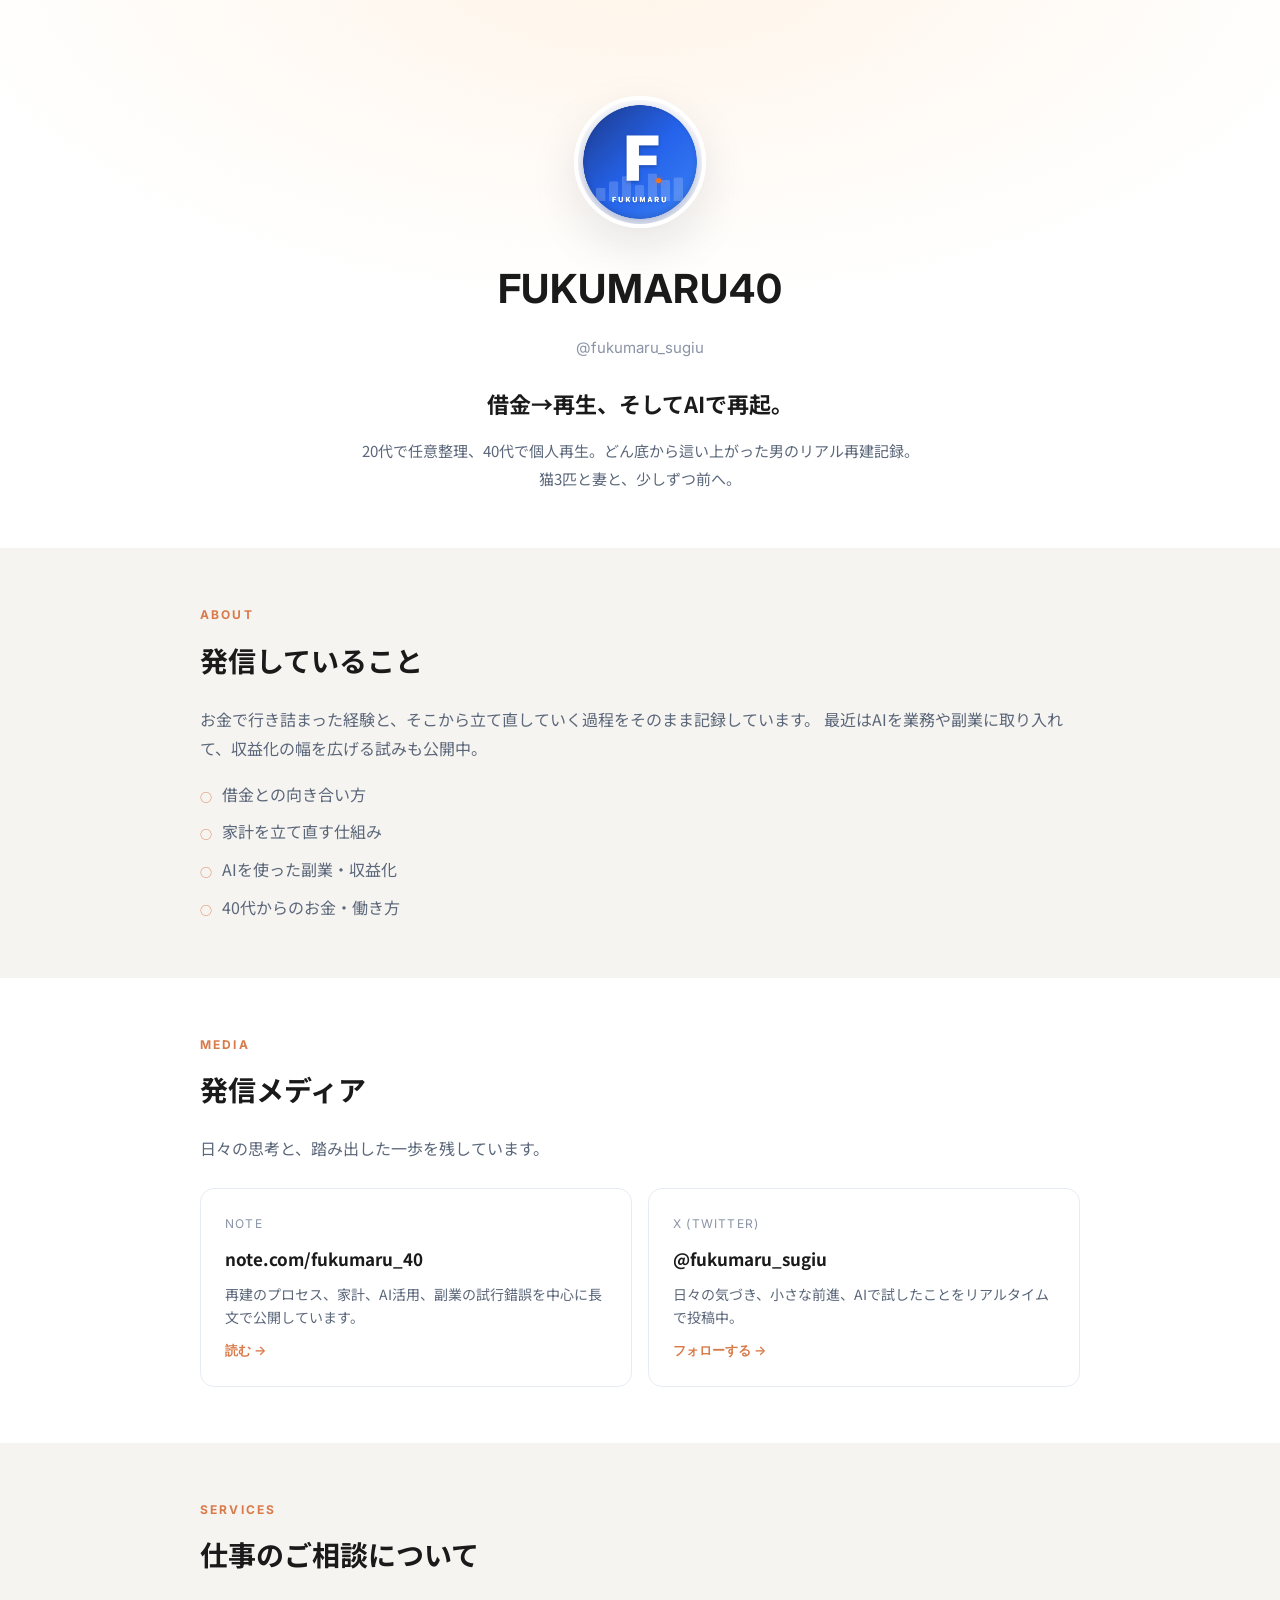
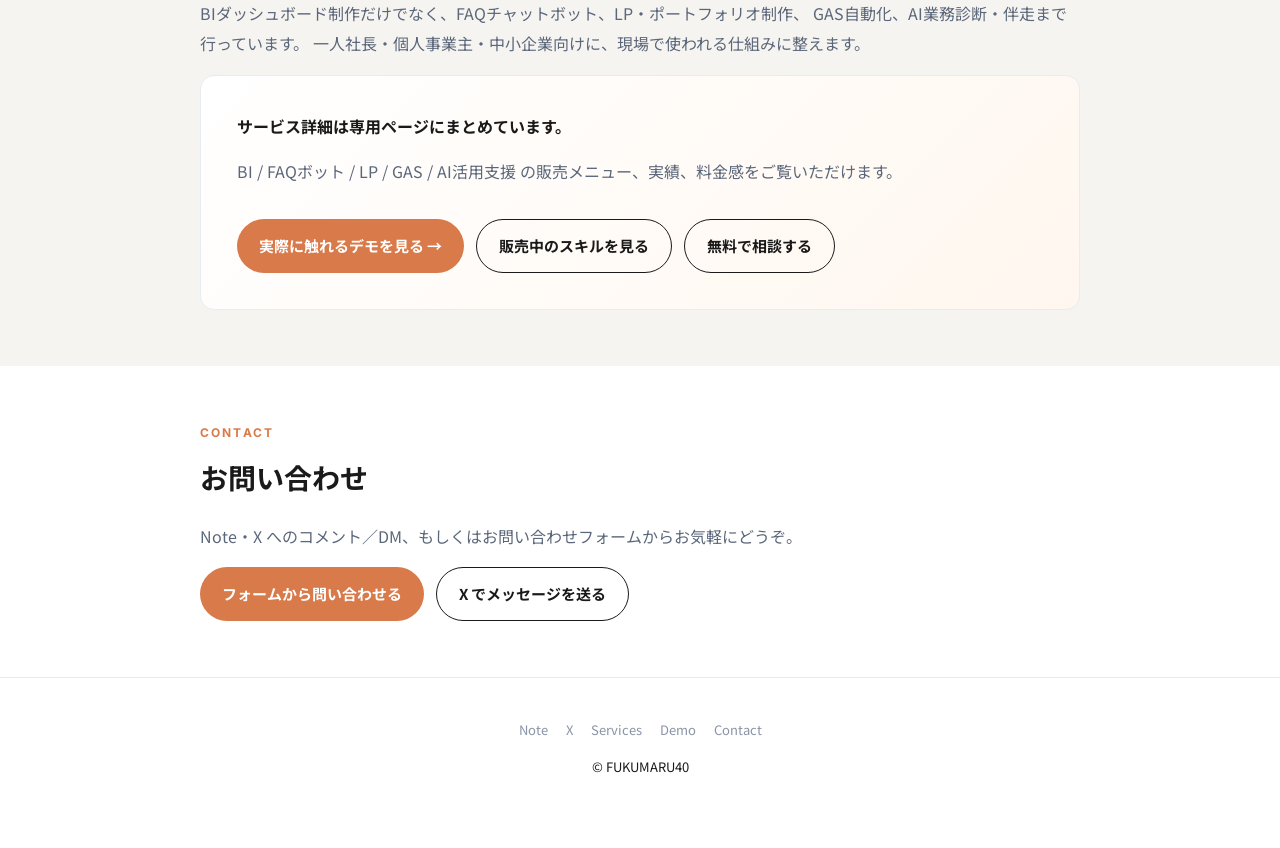
<file: index.html>
<!DOCTYPE html>
<html lang="ja">
<head>
  <meta charset="UTF-8" />
  <meta name="viewport" content="width=device-width, initial-scale=1.0" />
  <title>FUKUMARU40 | 借金→再生、そしてAIで再起。</title>
  <meta name="description" content="20代で任意整理、40代で個人再生。どん底から這い上がる過程と、AIを使った副業・収益化・家計再建の記録。NoteとXで発信しています。" />
  <meta property="og:title" content="FUKUMARU40 | 借金→再生、そしてAIで再起。" />
  <meta property="og:description" content="20代で任意整理、40代で個人再生。どん底からの再建記録と、AIを使った副業・収益化。" />
  <meta property="og:type" content="website" />
  <meta property="og:url" content="https://fukumaru40.github.io/" />
  <meta property="og:image" content="https://fukumaru40.github.io/services/assets/images/avatar.png" />
  <meta name="twitter:card" content="summary" />
  <link rel="preconnect" href="https://fonts.googleapis.com" />
  <link rel="preconnect" href="https://fonts.gstatic.com" crossorigin />
  <link href="https://fonts.googleapis.com/css2?family=Inter:wght@500;600;700;800&family=Noto+Sans+JP:wght@400;500;700;800&display=swap" rel="stylesheet" />
  <style>
    :root {
      --ink: #1a1a1a;
      --muted: #5b677a;
      --subtle: #8a94a6;
      --line: #e7ecf3;
      --paper: #ffffff;
      --soft: #f6f4f0;
      --accent: #d97a4a;
      --accent-dark: #b85d2f;
      --blue: #1f4fbc;
      --shadow: 0 18px 48px rgba(17, 24, 39, 0.10);
      --radius: 14px;
      --maxw: 880px;
      --font-jp: "Noto Sans JP", system-ui, -apple-system, BlinkMacSystemFont, "Segoe UI", sans-serif;
      --font-en: "Inter", system-ui, sans-serif;
    }
    * { box-sizing: border-box; }
    html { scroll-behavior: smooth; }
    body {
      margin: 0;
      color: var(--ink);
      background: var(--paper);
      font-family: var(--font-jp);
      font-size: 16px;
      line-height: 1.85;
      -webkit-font-smoothing: antialiased;
    }
    img { display: block; max-width: 100%; }
    a { color: inherit; text-decoration: none; }
    .container { width: min(100% - 40px, var(--maxw)); margin-inline: auto; }

    /* Hero */
    .hero {
      padding: 96px 0 56px;
      background:
        radial-gradient(1200px 600px at 50% -10%, #fff4e8 0%, transparent 60%),
        var(--paper);
      text-align: center;
    }
    .avatar {
      width: 132px;
      height: 132px;
      border-radius: 50%;
      object-fit: cover;
      margin: 0 auto 24px;
      box-shadow: var(--shadow);
      border: 4px solid #fff;
    }
    .hero h1 {
      font-family: var(--font-en);
      font-size: clamp(28px, 4vw, 40px);
      letter-spacing: 0.02em;
      margin: 0 0 8px;
      color: var(--ink);
    }
    .hero .handle {
      color: var(--subtle);
      font-family: var(--font-en);
      margin: 0 0 24px;
      font-size: 15px;
    }
    .hero .tagline {
      font-size: clamp(18px, 2.4vw, 22px);
      font-weight: 700;
      margin: 0 auto 16px;
      max-width: 600px;
      line-height: 1.6;
    }
    .hero .lead {
      color: var(--muted);
      max-width: 560px;
      margin: 0 auto;
      font-size: 15px;
    }

    /* Sections */
    section { padding: 56px 0; }
    section.alt { background: var(--soft); }
    .eyebrow {
      font-family: var(--font-en);
      font-size: 12px;
      letter-spacing: 0.18em;
      text-transform: uppercase;
      color: var(--accent);
      font-weight: 700;
      margin: 0 0 12px;
    }
    h2 {
      font-size: clamp(22px, 3vw, 28px);
      margin: 0 0 24px;
      line-height: 1.5;
    }
    p { color: var(--ink); }
    .muted { color: var(--muted); }

    /* About */
    .about-grid {
      display: grid;
      grid-template-columns: 1fr;
      gap: 28px;
    }
    .about-list {
      display: grid;
      gap: 8px;
      padding: 0;
      list-style: none;
      margin: 16px 0 0;
    }
    .about-list li {
      padding-left: 22px;
      position: relative;
      color: var(--muted);
    }
    .about-list li::before {
      content: "○";
      position: absolute;
      left: 0;
      color: var(--accent);
      font-size: 12px;
      top: 6px;
    }

    /* Card grid */
    .cards {
      display: grid;
      grid-template-columns: repeat(auto-fit, minmax(240px, 1fr));
      gap: 16px;
      margin-top: 24px;
    }
    .card {
      background: #fff;
      border: 1px solid var(--line);
      border-radius: var(--radius);
      padding: 24px;
      transition: transform 0.2s ease, box-shadow 0.2s ease, border-color 0.2s ease;
      display: flex;
      flex-direction: column;
      gap: 8px;
    }
    .card:hover {
      transform: translateY(-2px);
      box-shadow: var(--shadow);
      border-color: transparent;
    }
    .card .label {
      font-family: var(--font-en);
      font-size: 12px;
      color: var(--subtle);
      letter-spacing: 0.1em;
      text-transform: uppercase;
    }
    .card h3 {
      margin: 0;
      font-size: 17px;
    }
    .card p {
      margin: 0;
      color: var(--muted);
      font-size: 14px;
      line-height: 1.7;
    }
    .card .arrow {
      margin-top: auto;
      font-family: var(--font-en);
      font-size: 13px;
      color: var(--accent);
      font-weight: 600;
    }

    /* Services callout */
    .services-callout {
      background: linear-gradient(135deg, #fff 0%, #fff7ef 100%);
      border: 1px solid var(--line);
      border-radius: var(--radius);
      padding: 36px;
      display: flex;
      flex-direction: column;
      gap: 16px;
      align-items: flex-start;
    }
    .btn {
      display: inline-flex;
      align-items: center;
      gap: 8px;
      padding: 12px 22px;
      border-radius: 999px;
      font-weight: 700;
      font-size: 15px;
      transition: transform 0.15s ease, background 0.15s ease;
    }
    .btn-primary {
      background: var(--accent);
      color: #fff;
    }
    .btn-primary:hover { background: var(--accent-dark); transform: translateY(-1px); }
    .btn-outline {
      border: 1.5px solid var(--ink);
      color: var(--ink);
    }
    .btn-outline:hover { background: var(--ink); color: #fff; }

    /* Contact */
    .contact-row {
      display: flex;
      gap: 12px;
      flex-wrap: wrap;
      margin-top: 16px;
    }

    /* Footer */
    footer {
      padding: 40px 0 56px;
      text-align: center;
      color: var(--subtle);
      font-size: 13px;
      border-top: 1px solid var(--line);
    }
    footer .links {
      margin-bottom: 12px;
      display: flex;
      justify-content: center;
      gap: 18px;
      flex-wrap: wrap;
    }
    footer a:hover { color: var(--accent); }
  </style>
</head>
<body>
  <main>
    <!-- Hero -->
    <section class="hero">
      <div class="container">
        <img class="avatar" src="services/assets/images/avatar.png" alt="FUKUMARU40 アバター" />
        <h1>FUKUMARU40</h1>
        <p class="handle">@fukumaru_sugiu</p>
        <p class="tagline">借金→再生、そしてAIで再起。</p>
        <p class="lead">
          20代で任意整理、40代で個人再生。どん底から這い上がった男のリアル再建記録。
          猫3匹と妻と、少しずつ前へ。
        </p>
      </div>
    </section>

    <!-- About -->
    <section class="alt">
      <div class="container about-grid">
        <div>
          <p class="eyebrow">About</p>
          <h2>発信していること</h2>
          <p class="muted">
            お金で行き詰まった経験と、そこから立て直していく過程をそのまま記録しています。
            最近はAIを業務や副業に取り入れて、収益化の幅を広げる試みも公開中。
          </p>
          <ul class="about-list">
            <li>借金との向き合い方</li>
            <li>家計を立て直す仕組み</li>
            <li>AIを使った副業・収益化</li>
            <li>40代からのお金・働き方</li>
          </ul>
        </div>
      </div>
    </section>

    <!-- Media / Links -->
    <section>
      <div class="container">
        <p class="eyebrow">Media</p>
        <h2>発信メディア</h2>
        <p class="muted">日々の思考と、踏み出した一歩を残しています。</p>

        <div class="cards">
          <a class="card" href="https://note.com/fukumaru_40" target="_blank" rel="noopener">
            <span class="label">Note</span>
            <h3>note.com/fukumaru_40</h3>
            <p>再建のプロセス、家計、AI活用、副業の試行錯誤を中心に長文で公開しています。</p>
            <span class="arrow">読む →</span>
          </a>
          <a class="card" href="https://x.com/fukumaru_sugiu" target="_blank" rel="noopener">
            <span class="label">X (Twitter)</span>
            <h3>@fukumaru_sugiu</h3>
            <p>日々の気づき、小さな前進、AIで試したことをリアルタイムで投稿中。</p>
            <span class="arrow">フォローする →</span>
          </a>
        </div>
      </div>
    </section>

    <!-- Services anchor (keeps existing X profile link working) -->
    <section id="services" class="alt">
      <div class="container">
        <p class="eyebrow">Services</p>
        <h2>仕事のご相談について</h2>
        <p class="muted">
          BIダッシュボード制作だけでなく、FAQチャットボット、LP・ポートフォリオ制作、
          GAS自動化、AI業務診断・伴走まで行っています。
          一人社長・個人事業主・中小企業向けに、現場で使われる仕組みに整えます。
        </p>
        <div class="services-callout">
          <p style="margin:0; font-weight:700;">サービス詳細は専用ページにまとめています。</p>
          <p class="muted" style="margin:0;">
            BI / FAQボット / LP / GAS / AI活用支援 の販売メニュー、実績、料金感をご覧いただけます。
          </p>
          <div class="contact-row">
            <a href="demos/" class="btn btn-primary">実際に触れるデモを見る →</a>
            <a href="services/#packages" class="btn btn-outline">販売中のスキルを見る</a>
            <a href="services/#contact" class="btn btn-outline">無料で相談する</a>
          </div>
        </div>
      </div>
    </section>

    <!-- Contact -->
    <section id="contact">
      <div class="container">
        <p class="eyebrow">Contact</p>
        <h2>お問い合わせ</h2>
        <p class="muted">
          Note・X へのコメント／DM、もしくはお問い合わせフォームからお気軽にどうぞ。
        </p>
        <div class="contact-row">
          <a href="https://docs.google.com/forms/d/e/1FAIpQLSd_Ki3tBT9Z_OOSIhmURur8VmkFWVl4bQ4_9GsXnbAvwLc6aA/viewform?usp=header" target="_blank" rel="noopener" class="btn btn-primary">
            フォームから問い合わせる
          </a>
          <a href="https://x.com/fukumaru_sugiu" target="_blank" rel="noopener" class="btn btn-outline">
            X でメッセージを送る
          </a>
        </div>
      </div>
    </section>
  </main>

  <footer>
    <div class="container">
      <div class="links">
        <a href="https://note.com/fukumaru_40" target="_blank" rel="noopener">Note</a>
        <a href="https://x.com/fukumaru_sugiu" target="_blank" rel="noopener">X</a>
        <a href="services/">Services</a>
        <a href="demos/">Demo</a>
        <a href="#contact">Contact</a>
      </div>
      <p>© FUKUMARU40</p>
    </div>
  </footer>
</body>
</html>
</file>
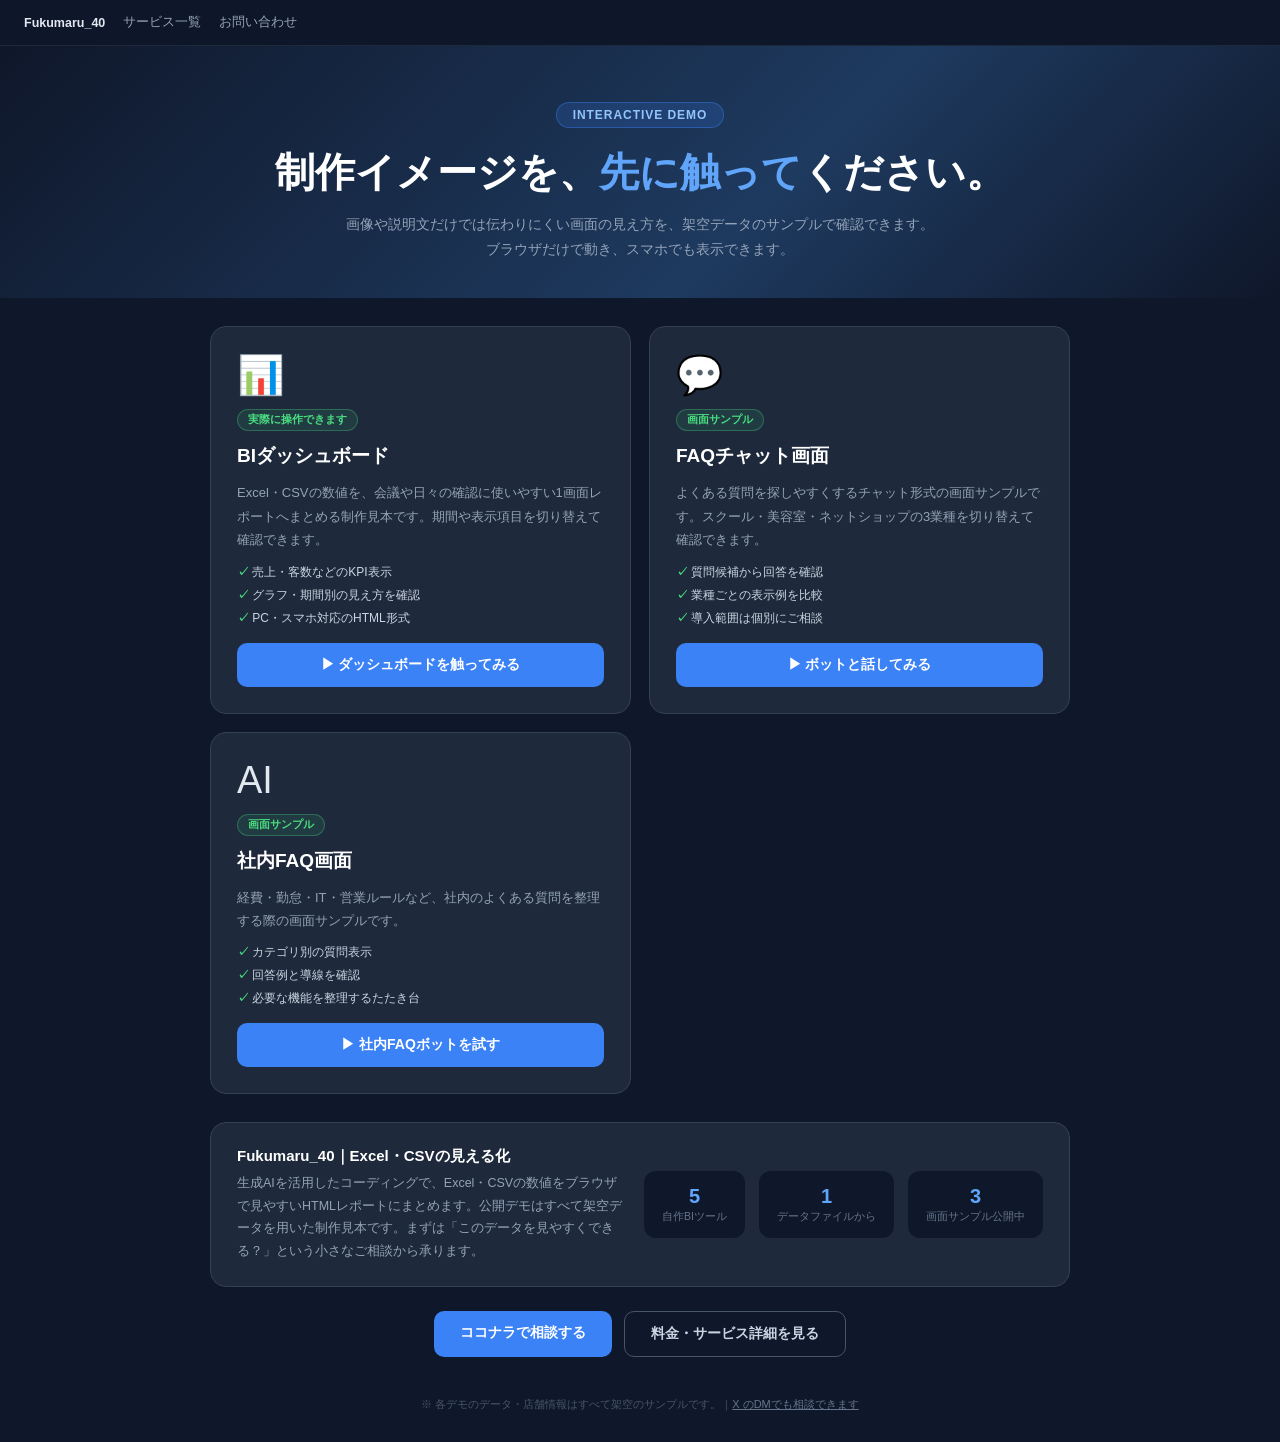
<file: demos/index.html>
<!DOCTYPE html>
<html lang="ja">
<head>
<meta charset="UTF-8">
<meta name="viewport" content="width=device-width, initial-scale=1.0">
<title>触って体験できるデモ｜Fukumaru_40</title>
<meta name="description" content="Excel・CSVの1画面レポートと、FAQ画面のサンプルを実際に操作して確認できます。すべて架空データを用いた制作見本です。" />
<meta property="og:title" content="納品物を、先に触ってください。｜Fukumaru_40" />
<meta property="og:description" content="Excel・CSVの1画面レポートとFAQ画面の制作見本。ブラウザだけで操作できます。" />
<meta property="og:type" content="website" />
<meta property="og:url" content="https://fukumaru40.github.io/demos/" />
<meta property="og:image" content="https://fukumaru40.github.io/services/assets/images/avatar.png" />
<meta name="twitter:card" content="summary" />
<style>
* { margin:0; padding:0; box-sizing:border-box; }
body { font-family:'Hiragino Kaku Gothic ProN','Yu Gothic',sans-serif; background:#0f172a; color:#e2e8f0; min-height:100vh; }
.sitenav { display:flex; gap:18px; align-items:center; padding:14px 24px; background:rgba(15,23,42,0.9); border-bottom:1px solid #1e293b; font-size:12.5px; }
.sitenav a { color:#94a3b8; text-decoration:none; }
.sitenav a:hover { color:#60a5fa; }
.sitenav .home { color:#e2e8f0; font-weight:700; }
.hero { text-align:center; padding:56px 20px 36px; background:linear-gradient(135deg,#0f172a 0%,#1e3a5f 60%,#0f172a 100%); }
.hero .badge { display:inline-block; background:rgba(59,130,246,0.18); border:1px solid rgba(59,130,246,0.4); color:#93c5fd; font-size:12px; font-weight:600; padding:5px 16px; border-radius:20px; letter-spacing:0.08em; margin-bottom:18px; }
.hero h1 { font-size:clamp(26px,5vw,40px); font-weight:900; line-height:1.3; color:#fff; }
.hero h1 span { color:#60a5fa; }
.hero p { margin-top:14px; font-size:14px; color:#94a3b8; line-height:1.8; }

.cards { max-width:900px; margin:0 auto; padding:28px 20px 20px; display:grid; grid-template-columns:1fr 1fr; gap:18px; }
@media (max-width:720px){ .cards { grid-template-columns:1fr; } }
.card { background:#1e293b; border:1px solid #334155; border-radius:16px; padding:26px; display:flex; flex-direction:column; gap:12px; transition:transform .15s, border-color .15s; }
.card:hover { transform:translateY(-3px); border-color:#3b82f6; }
.card .ico { font-size:38px; }
.card h2 { font-size:19px; color:#fff; }
.card p { font-size:13px; color:#94a3b8; line-height:1.8; flex:1; }
.card ul { list-style:none; display:flex; flex-direction:column; gap:6px; margin-bottom:4px; }
.card li { font-size:12px; color:#cbd5e1; }
.card li::before { content:'✓ '; color:#4ade80; font-weight:700; }
.card a.go { display:block; text-align:center; background:#3b82f6; color:#fff; text-decoration:none; font-size:14px; font-weight:700; padding:13px; border-radius:10px; }
.card a.go:hover { background:#2563eb; }
.card .tag { align-self:flex-start; font-size:10.5px; font-weight:700; color:#4ade80; background:rgba(74,222,128,0.1); border:1px solid rgba(74,222,128,0.3); padding:3px 10px; border-radius:12px; }

.about { max-width:900px; margin:0 auto; padding:8px 20px 24px; }
.about .box { background:#1e293b; border:1px solid #334155; border-radius:16px; padding:24px 26px; display:flex; gap:20px; align-items:center; flex-wrap:wrap; }
.about .txt { flex:1; min-width:240px; }
.about b { color:#fff; font-size:15px; display:block; margin-bottom:6px; }
.about p { font-size:12.5px; color:#94a3b8; line-height:1.8; }
.about .stats { display:flex; gap:14px; }
.stat { text-align:center; background:#0f172a; border-radius:12px; padding:14px 18px; }
.stat .n { font-size:20px; font-weight:800; color:#60a5fa; }
.stat .l { font-size:10.5px; color:#64748b; margin-top:2px; }

.cta-band { max-width:900px; margin:0 auto; padding:0 20px 40px; text-align:center; }
.cta-band .actions { display:flex; gap:12px; justify-content:center; flex-wrap:wrap; }
.cta-band a { text-decoration:none; font-size:14px; font-weight:700; padding:13px 26px; border-radius:10px; }
.cta-band a.primary { background:#3b82f6; color:#fff; }
.cta-band a.primary:hover { background:#2563eb; }
.cta-band a.light { background:transparent; color:#cbd5e1; border:1px solid #475569; }
.cta-band a.light:hover { border-color:#94a3b8; color:#fff; }
.foot { text-align:center; font-size:11px; color:#475569; padding:0 20px 30px; }
.foot a { color:#64748b; }
</style>
</head>
<body>

<nav class="sitenav">
  <a class="home" href="../">Fukumaru_40</a>
  <a href="../services/">サービス一覧</a>
  <a href="../services/#contact">お問い合わせ</a>
</nav>

<div class="hero">
  <div class="badge">INTERACTIVE DEMO</div>
  <h1>制作イメージを、<span>先に触って</span>ください。</h1>
  <p>画像や説明文だけでは伝わりにくい画面の見え方を、架空データのサンプルで確認できます。<br>ブラウザだけで動き、スマホでも表示できます。</p>
</div>

<div class="cards">
  <div class="card">
    <div class="ico">📊</div>
    <span class="tag">実際に操作できます</span>
    <h2>BIダッシュボード</h2>
    <p>Excel・CSVの数値を、会議や日々の確認に使いやすい1画面レポートへまとめる制作見本です。期間や表示項目を切り替えて確認できます。</p>
    <ul>
      <li>売上・客数などのKPI表示</li>
      <li>グラフ・期間別の見え方を確認</li>
      <li>PC・スマホ対応のHTML形式</li>
    </ul>
    <a class="go" href="bi_dashboard.html">▶ ダッシュボードを触ってみる</a>
  </div>

  <div class="card">
    <div class="ico">💬</div>
    <span class="tag">画面サンプル</span>
    <h2>FAQチャット画面</h2>
    <p>よくある質問を探しやすくするチャット形式の画面サンプルです。スクール・美容室・ネットショップの3業種を切り替えて確認できます。</p>
    <ul>
      <li>質問候補から回答を確認</li>
      <li>業種ごとの表示例を比較</li>
      <li>導入範囲は個別にご相談</li>
    </ul>
    <a class="go" href="chatbot.html">▶ ボットと話してみる</a>
  </div>

  <div class="card">
    <div class="ico">AI</div>
    <span class="tag">画面サンプル</span>
    <h2>社内FAQ画面</h2>
    <p>経費・勤怠・IT・営業ルールなど、社内のよくある質問を整理する際の画面サンプルです。</p>
    <ul>
      <li>カテゴリ別の質問表示</li>
      <li>回答例と導線を確認</li>
      <li>必要な機能を整理するたたき台</li>
    </ul>
    <a class="go" href="business_chatbot.html">▶ 社内FAQボットを試す</a>
  </div>
</div>

<div class="about">
  <div class="box">
    <div class="txt">
      <b>Fukumaru_40｜Excel・CSVの見える化</b>
      <p>生成AIを活用したコーディングで、Excel・CSVの数値をブラウザで見やすいHTMLレポートにまとめます。公開デモはすべて架空データを用いた制作見本です。まずは「このデータを見やすくできる？」という小さなご相談から承ります。</p>
    </div>
    <div class="stats">
      <div class="stat"><div class="n">5</div><div class="l">自作BIツール</div></div>
      <div class="stat"><div class="n">1</div><div class="l">データファイルから</div></div>
      <div class="stat"><div class="n">3</div><div class="l">画面サンプル公開中</div></div>
    </div>
  </div>
</div>

<div class="cta-band">
  <div class="actions">
    <a class="primary" href="https://coconala.com/services/4266599" target="_blank" rel="noopener">ココナラで相談する</a>
    <a class="light" href="../services/#packages">料金・サービス詳細を見る</a>
  </div>
</div>

<div class="foot">※ 各デモのデータ・店舗情報はすべて架空のサンプルです。｜<a href="https://x.com/fukumaru_sugiu" target="_blank" rel="noopener">X のDMでも相談できます</a></div>

</body>
</html>
</file>
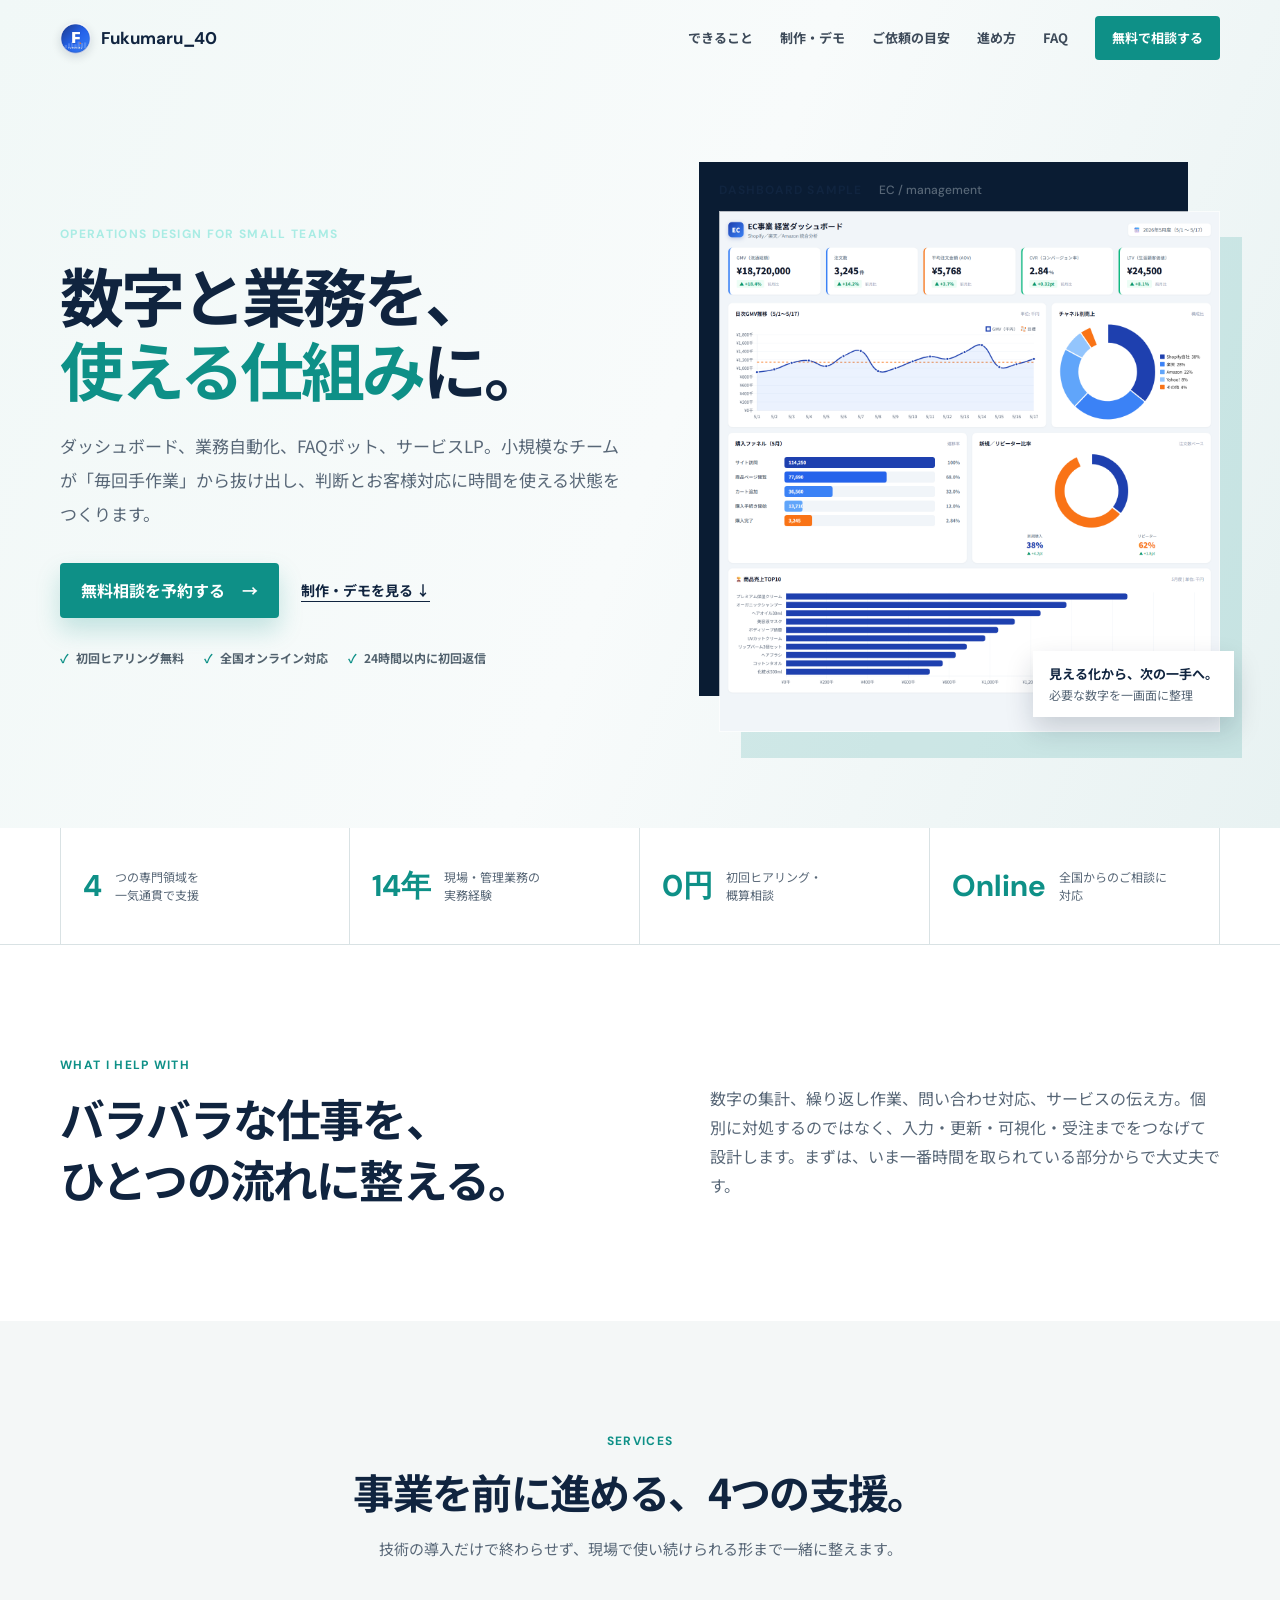
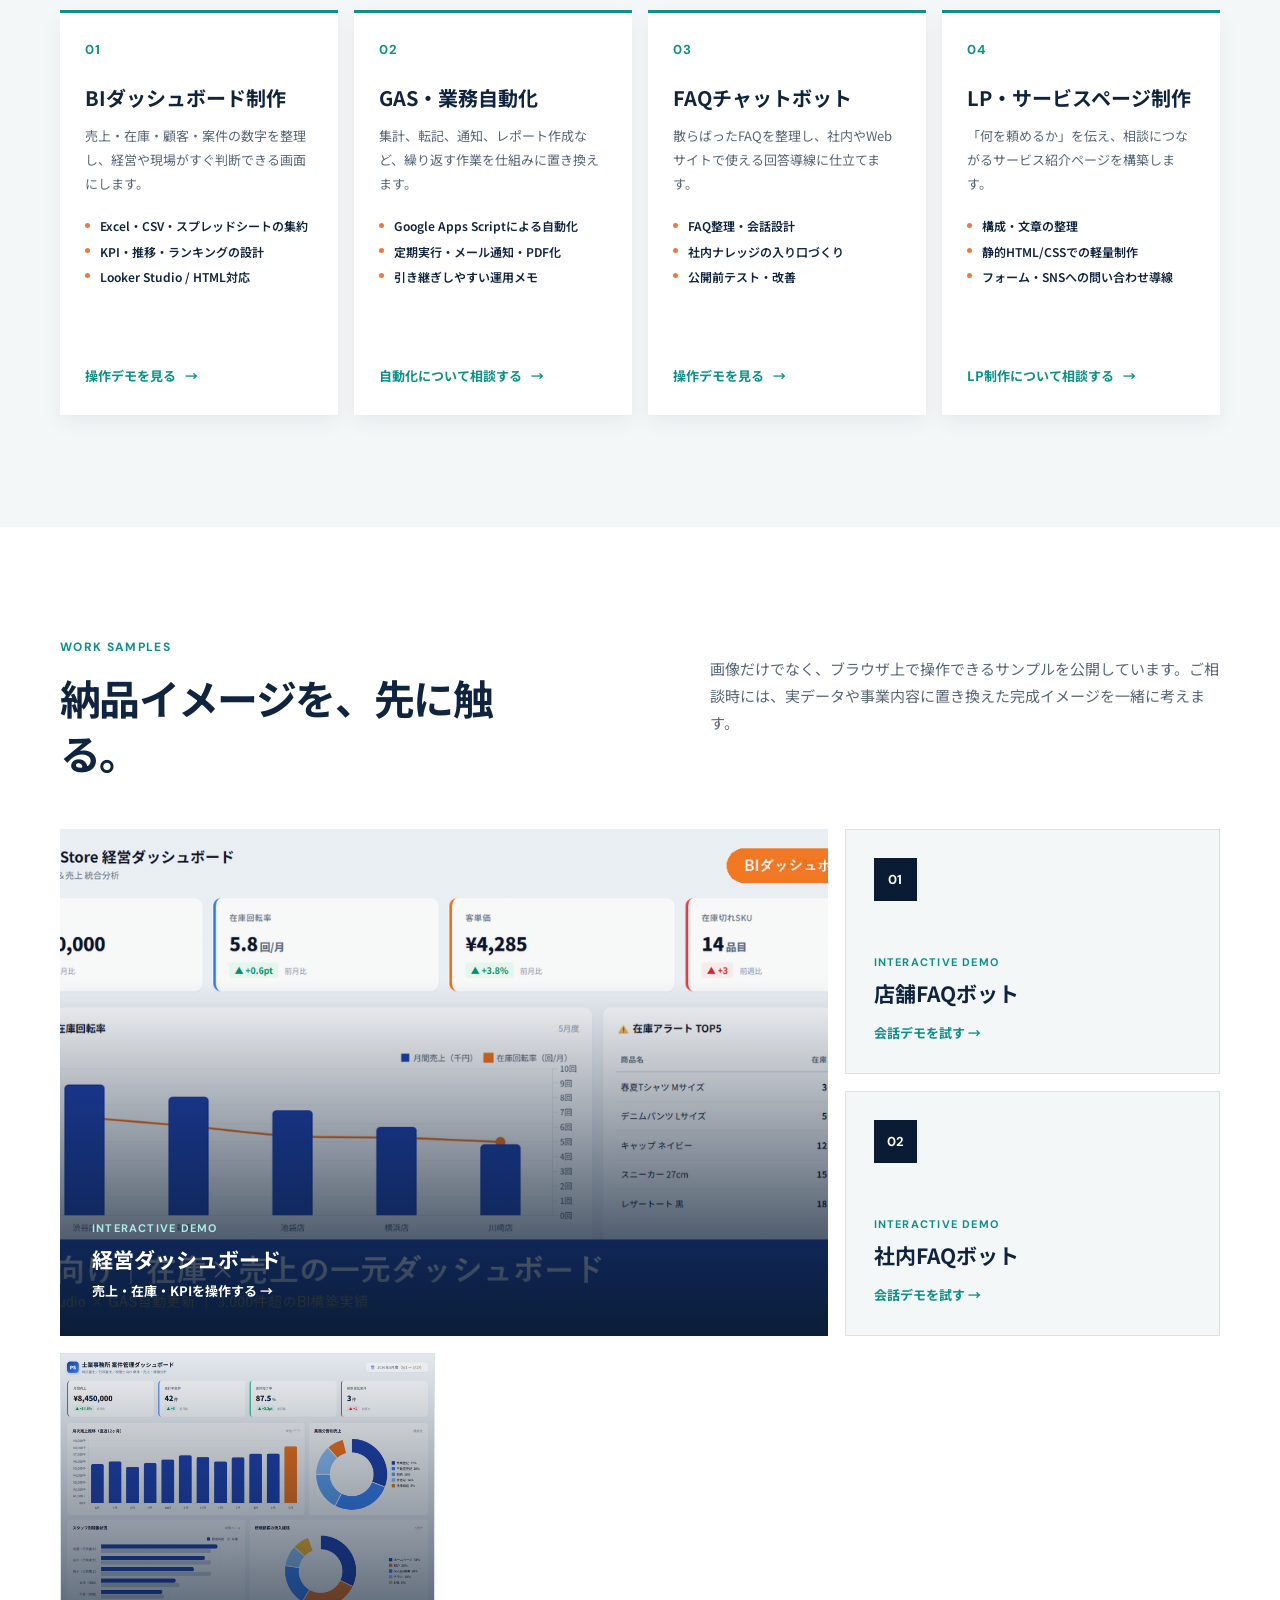
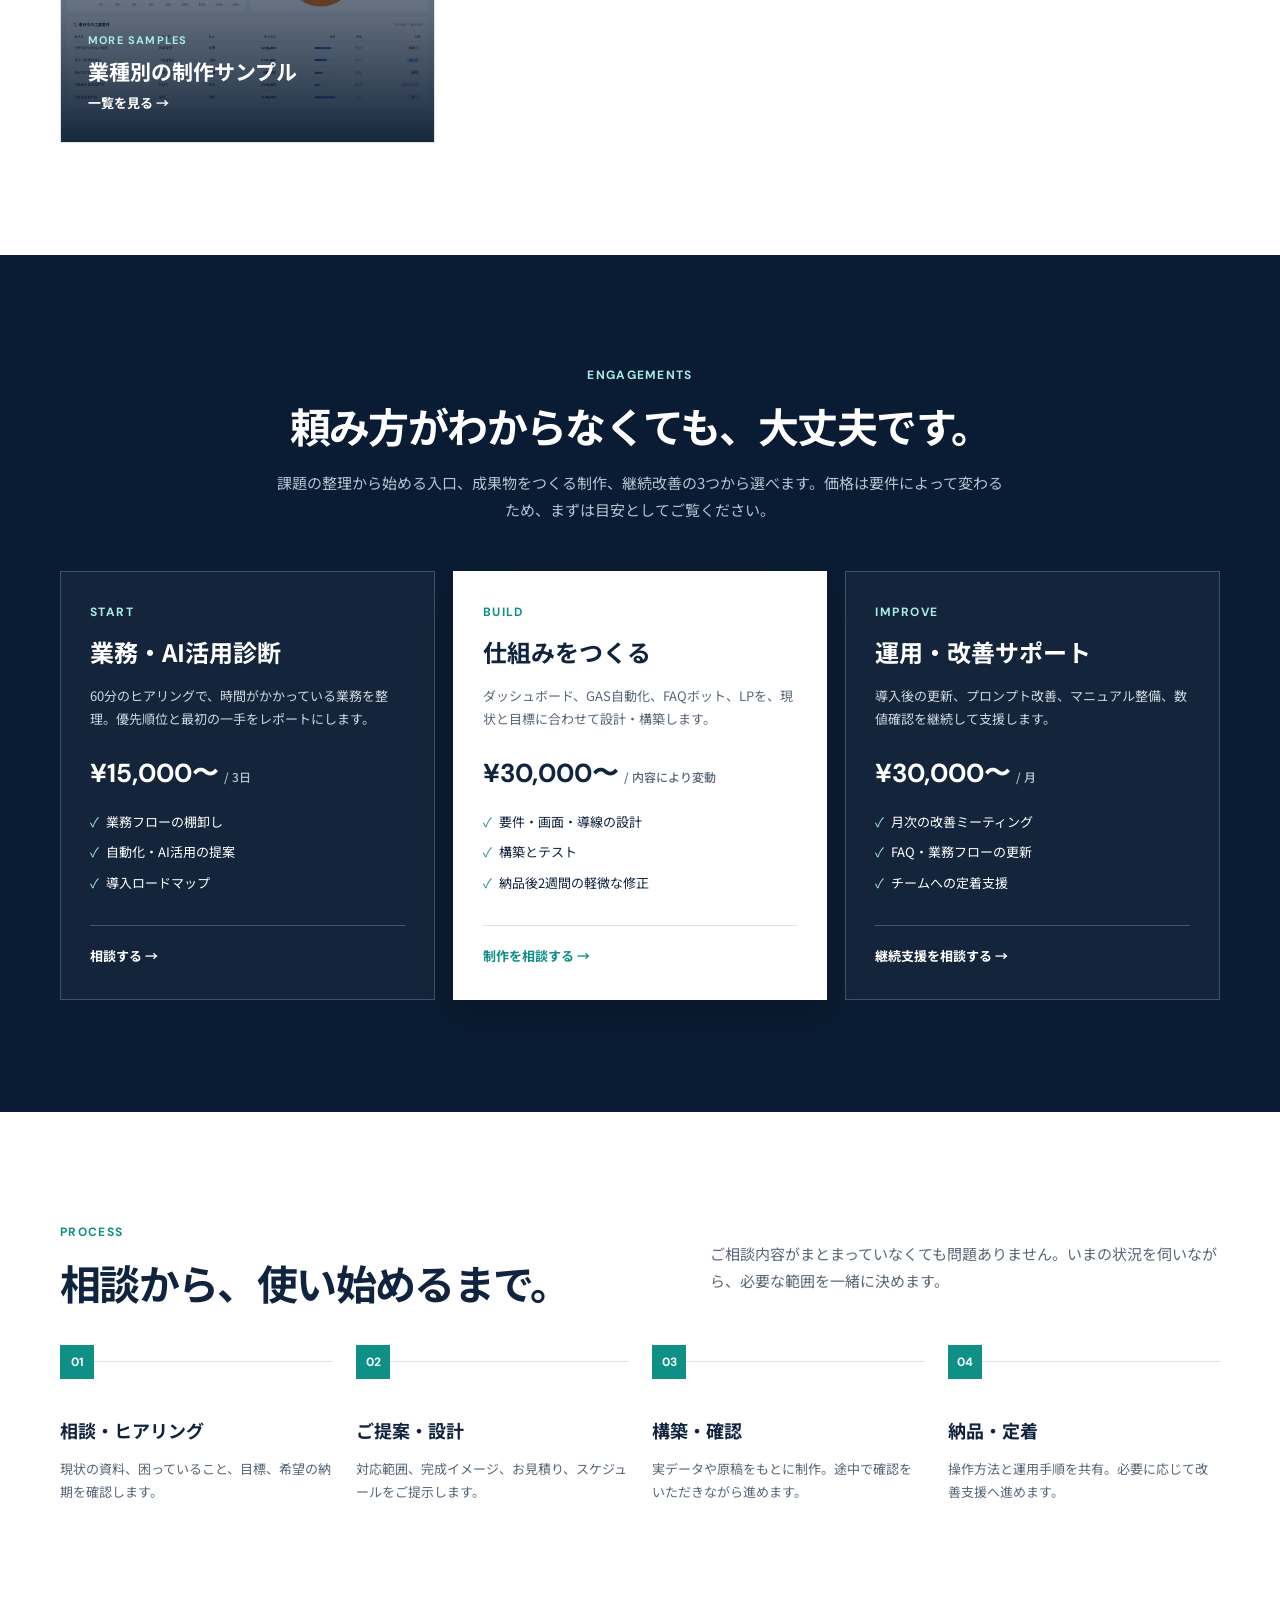
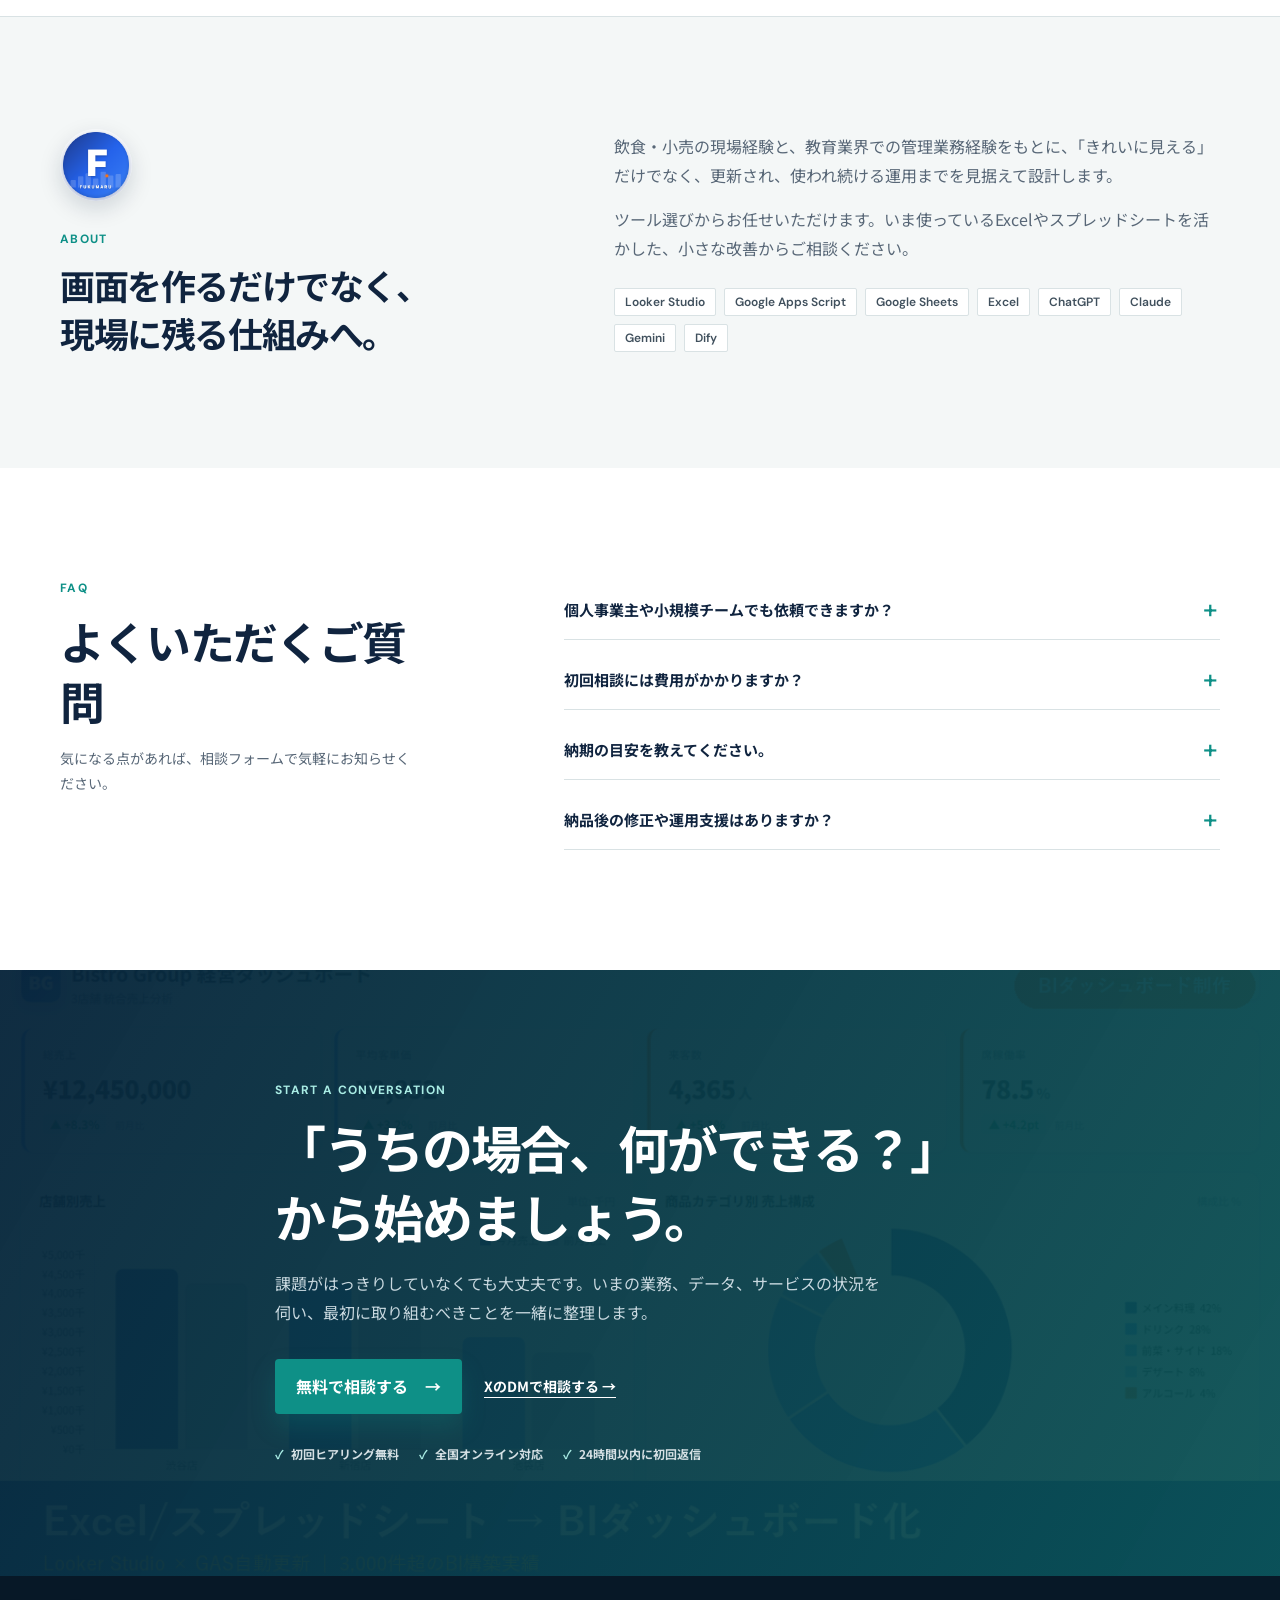
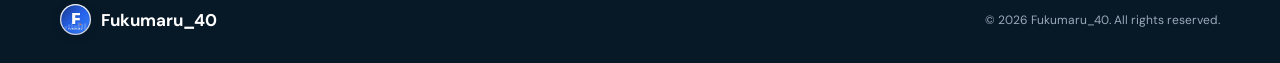
<file: services/index.html>
<!doctype html>
<html lang="ja">
<head>
  <meta charset="utf-8" />
  <meta name="viewport" content="width=device-width, initial-scale=1" />
  <title>Fukumaru_40｜AI×業務改善</title>
  <meta name="description" content="BIダッシュボード、GAS自動化、FAQボット、AI活用支援など、現場で実際に使われる業務改善の仕組みをつくります。" />
  <meta property="og:title" content="Fukumaru_40｜AI×業務改善" />
  <meta property="og:description" content="面倒な業務を、AIと仕組みでラクにする。BI・GAS自動化・FAQボット・AI活用支援など、現場で使える仕組みをつくります。" />
  <meta property="og:type" content="website" />
  <meta property="og:url" content="https://fukumaru40.github.io/services/" />
  <meta property="og:image" content="https://fukumaru40.github.io/services/assets/images/ogp.png" />
  <meta property="og:image:width" content="1200" />
  <meta property="og:image:height" content="630" />
  <meta property="og:site_name" content="Fukumaru_40" />
  <meta property="og:locale" content="ja_JP" />
  <meta name="twitter:card" content="summary_large_image" />
  <meta name="twitter:title" content="Fukumaru_40｜AI×業務改善" />
  <meta name="twitter:description" content="面倒な業務を、AIと仕組みでラクにする。" />
  <meta name="twitter:image" content="https://fukumaru40.github.io/services/assets/images/ogp.png" />
  <link rel="icon" href="assets/images/avatar.png" type="image/png" />
  <link rel="preconnect" href="https://fonts.googleapis.com" />
  <link rel="preconnect" href="https://fonts.gstatic.com" crossorigin />
  <link href="https://fonts.googleapis.com/css2?family=DM+Sans:wght@500;600;700&family=Noto+Sans+JP:wght@400;500;600;700;800&display=swap" rel="stylesheet" />
  <link rel="stylesheet" href="css/style.css" />
</head>
<body>
  <header class="site-header" id="siteHeader">
    <div class="container header-inner">
      <a href="#top" class="brand" aria-label="Fukumaru_40 ホーム">
        <img src="assets/images/avatar.png" alt="" class="brand-mark" />
        <span>Fukumaru_40</span>
      </a>
      <nav class="nav" aria-label="メインナビゲーション">
        <a href="#services">できること</a>
        <a href="#works">制作・デモ</a>
        <a href="#packages">ご依頼の目安</a>
        <a href="#process">進め方</a>
        <a href="#faq">FAQ</a>
        <a href="#contact" class="nav-cta">無料で相談する</a>
      </nav>
      <button class="nav-toggle" type="button" aria-label="メニューを開く" aria-expanded="false"><span></span><span></span><span></span></button>
    </div>
  </header>

  <main id="top">
    <section class="hero">
      <div class="container hero-grid">
        <div class="hero-copy">
          <p class="eyebrow">Operations design for small teams</p>
          <h1>数字と業務を、<br /><em>使える仕組み</em>に。</h1>
          <p class="hero-lead">ダッシュボード、業務自動化、FAQボット、サービスLP。小規模なチームが「毎回手作業」から抜け出し、判断とお客様対応に時間を使える状態をつくります。</p>
          <div class="hero-actions">
            <a href="#contact" class="btn btn-primary">無料相談を予約する <span aria-hidden="true">→</span></a>
            <a href="#works" class="text-link">制作・デモを見る <span aria-hidden="true">↓</span></a>
          </div>
          <ul class="hero-points" aria-label="対応の特徴">
            <li>初回ヒアリング無料</li>
            <li>全国オンライン対応</li>
            <li>24時間以内に初回返信</li>
          </ul>
        </div>
        <div class="hero-visual">
          <div class="visual-label">Dashboard sample <span>EC / management</span></div>
          <img src="assets/images/dashboard-ec.png" alt="EC事業向けの経営ダッシュボードの制作サンプル" />
          <div class="visual-note"><strong>見える化から、次の一手へ。</strong><span>必要な数字を一画面に整理</span></div>
        </div>
      </div>
    </section>

    <section class="proof-strip" aria-label="Fukumaru_40の対応領域">
      <div class="container proof-grid">
        <div><strong>4</strong><span>つの専門領域を<br />一気通貫で支援</span></div>
        <div><strong>14年</strong><span>現場・管理業務の<br />実務経験</span></div>
        <div><strong>0円</strong><span>初回ヒアリング・<br />概算相談</span></div>
        <div><strong>Online</strong><span>全国からのご相談に<br />対応</span></div>
      </div>
    </section>

    <section class="section challenge-section">
      <div class="container two-column-heading">
        <div>
          <p class="eyebrow dark">What I help with</p>
          <h2>バラバラな仕事を、<br />ひとつの流れに整える。</h2>
        </div>
        <p>数字の集計、繰り返し作業、問い合わせ対応、サービスの伝え方。個別に対処するのではなく、入力・更新・可視化・受注までをつなげて設計します。まずは、いま一番時間を取られている部分からで大丈夫です。</p>
      </div>
    </section>

    <section class="section section-soft" id="services">
      <div class="container">
        <div class="section-heading">
          <p class="eyebrow dark">Services</p>
          <h2>事業を前に進める、4つの支援。</h2>
          <p>技術の導入だけで終わらせず、現場で使い続けられる形まで一緒に整えます。</p>
        </div>
        <div class="service-grid">
          <article class="service-card">
            <span class="service-number">01</span>
            <h3>BIダッシュボード制作</h3>
            <p>売上・在庫・顧客・案件の数字を整理し、経営や現場がすぐ判断できる画面にします。</p>
            <ul><li>Excel・CSV・スプレッドシートの集約</li><li>KPI・推移・ランキングの設計</li><li>Looker Studio / HTML対応</li></ul>
            <a href="../demos/bi_dashboard.html">操作デモを見る <span>→</span></a>
          </article>
          <article class="service-card">
            <span class="service-number">02</span>
            <h3>GAS・業務自動化</h3>
            <p>集計、転記、通知、レポート作成など、繰り返す作業を仕組みに置き換えます。</p>
            <ul><li>Google Apps Scriptによる自動化</li><li>定期実行・メール通知・PDF化</li><li>引き継ぎしやすい運用メモ</li></ul>
            <a href="#contact">自動化について相談する <span>→</span></a>
          </article>
          <article class="service-card">
            <span class="service-number">03</span>
            <h3>FAQチャットボット</h3>
            <p>散らばったFAQを整理し、社内やWebサイトで使える回答導線に仕立てます。</p>
            <ul><li>FAQ整理・会話設計</li><li>社内ナレッジの入り口づくり</li><li>公開前テスト・改善</li></ul>
            <a href="../demos/business_chatbot.html">操作デモを見る <span>→</span></a>
          </article>
          <article class="service-card">
            <span class="service-number">04</span>
            <h3>LP・サービスページ制作</h3>
            <p>「何を頼めるか」を伝え、相談につながるサービス紹介ページを構築します。</p>
            <ul><li>構成・文章の整理</li><li>静的HTML/CSSでの軽量制作</li><li>フォーム・SNSへの問い合わせ導線</li></ul>
            <a href="#contact">LP制作について相談する <span>→</span></a>
          </article>
        </div>
      </div>
    </section>

    <section class="section" id="works">
      <div class="container">
        <div class="section-heading heading-row">
          <div><p class="eyebrow dark">Work samples</p><h2>納品イメージを、先に触る。</h2></div>
          <p>画像だけでなく、ブラウザ上で操作できるサンプルを公開しています。ご相談時には、実データや事業内容に置き換えた完成イメージを一緒に考えます。</p>
        </div>
        <div class="work-grid">
          <a class="work-card featured-work" href="../demos/bi_dashboard.html">
            <img src="assets/images/dashboard-retail.png" alt="小売向けダッシュボードのサンプル" />
            <div class="work-card-body"><p>Interactive demo</p><h3>経営ダッシュボード</h3><span>売上・在庫・KPIを操作する →</span></div>
          </a>
          <a class="work-card" href="../demos/chatbot.html">
            <div class="work-icon">01</div><p>Interactive demo</p><h3>店舗FAQボット</h3><span>会話デモを試す →</span>
          </a>
          <a class="work-card" href="../demos/business_chatbot.html">
            <div class="work-icon">02</div><p>Interactive demo</p><h3>社内FAQボット</h3><span>会話デモを試す →</span>
          </a>
          <a class="work-card work-card-image" href="../demos/">
            <img src="assets/images/dashboard-proservices.png" alt="専門サービス業向けダッシュボードのサンプル" />
            <div><p>More samples</p><h3>業種別の制作サンプル</h3><span>一覧を見る →</span></div>
          </a>
        </div>
      </div>
    </section>

    <section class="section section-dark" id="packages">
      <div class="container">
        <div class="section-heading light-heading">
          <p class="eyebrow">Engagements</p>
          <h2>頼み方がわからなくても、大丈夫です。</h2>
          <p>課題の整理から始める入口、成果物をつくる制作、継続改善の3つから選べます。価格は要件によって変わるため、まずは目安としてご覧ください。</p>
        </div>
        <div class="package-grid">
          <article class="package-card"><p class="package-type">START</p><h3>業務・AI活用診断</h3><p>60分のヒアリングで、時間がかかっている業務を整理。優先順位と最初の一手をレポートにします。</p><strong>¥15,000〜 <small>/ 3日</small></strong><ul><li>業務フローの棚卸し</li><li>自動化・AI活用の提案</li><li>導入ロードマップ</li></ul><a href="#contact">相談する →</a></article>
          <article class="package-card package-card-main"><p class="package-type">BUILD</p><h3>仕組みをつくる</h3><p>ダッシュボード、GAS自動化、FAQボット、LPを、現状と目標に合わせて設計・構築します。</p><strong>¥30,000〜 <small>/ 内容により変動</small></strong><ul><li>要件・画面・導線の設計</li><li>構築とテスト</li><li>納品後2週間の軽微な修正</li></ul><a href="#contact">制作を相談する →</a></article>
          <article class="package-card"><p class="package-type">IMPROVE</p><h3>運用・改善サポート</h3><p>導入後の更新、プロンプト改善、マニュアル整備、数値確認を継続して支援します。</p><strong>¥30,000〜 <small>/ 月</small></strong><ul><li>月次の改善ミーティング</li><li>FAQ・業務フローの更新</li><li>チームへの定着支援</li></ul><a href="#contact">継続支援を相談する →</a></article>
        </div>
      </div>
    </section>

    <section class="section process-section" id="process">
      <div class="container">
        <div class="section-heading heading-row"><div><p class="eyebrow dark">Process</p><h2>相談から、使い始めるまで。</h2></div><p>ご相談内容がまとまっていなくても問題ありません。いまの状況を伺いながら、必要な範囲を一緒に決めます。</p></div>
        <ol class="process-grid">
          <li><span>01</span><h3>相談・ヒアリング</h3><p>現状の資料、困っていること、目標、希望の納期を確認します。</p></li>
          <li><span>02</span><h3>ご提案・設計</h3><p>対応範囲、完成イメージ、お見積り、スケジュールをご提示します。</p></li>
          <li><span>03</span><h3>構築・確認</h3><p>実データや原稿をもとに制作。途中で確認をいただきながら進めます。</p></li>
          <li><span>04</span><h3>納品・定着</h3><p>操作方法と運用手順を共有。必要に応じて改善支援へ進めます。</p></li>
        </ol>
      </div>
    </section>

    <section class="section profile-section">
      <div class="container profile-grid">
        <div class="profile-intro"><img src="assets/images/avatar.png" alt="Fukumaru_40のロゴ" /><p class="eyebrow dark">About</p><h2>画面を作るだけでなく、<br />現場に残る仕組みへ。</h2></div>
        <div class="profile-copy"><p>飲食・小売の現場経験と、教育業界での管理業務経験をもとに、「きれいに見える」だけでなく、更新され、使われ続ける運用までを見据えて設計します。</p><p>ツール選びからお任せいただけます。いま使っているExcelやスプレッドシートを活かした、小さな改善からご相談ください。</p><div class="skill-tags"><span>Looker Studio</span><span>Google Apps Script</span><span>Google Sheets</span><span>Excel</span><span>ChatGPT</span><span>Claude</span><span>Gemini</span><span>Dify</span></div></div>
      </div>
    </section>

    <section class="section faq-section" id="faq">
      <div class="container faq-layout">
        <div><p class="eyebrow dark">FAQ</p><h2>よくいただくご質問</h2><p>気になる点があれば、相談フォームで気軽にお知らせください。</p></div>
        <div class="faq-list">
          <details><summary>個人事業主や小規模チームでも依頼できますか？</summary><p>もちろん可能です。一人社長・個人事業主・小規模チームを主な対象としています。小さく始めて、使いながら育てる進め方ができます。</p></details>
          <details><summary>初回相談には費用がかかりますか？</summary><p>無料です。現在のデータ・サービス・課題を伺い、対応の方向性と概算のお見積りをご案内します。</p></details>
          <details><summary>納期の目安を教えてください。</summary><p>内容によりますが、LPは2〜3週間、BIダッシュボードは3〜4週間、GAS自動化は1〜2週間が目安です。お急ぎの場合もご相談ください。</p></details>
          <details><summary>納品後の修正や運用支援はありますか？</summary><p>初回納品から2週間の軽微な修正に対応します。継続的な更新や改善が必要な場合は、月額の運用・改善支援もご用意しています。</p></details>
        </div>
      </div>
    </section>

    <section class="contact-section" id="contact">
      <div class="container contact-inner">
        <p class="eyebrow">Start a conversation</p>
        <h2>「うちの場合、何ができる？」<br />から始めましょう。</h2>
        <p>課題がはっきりしていなくても大丈夫です。いまの業務、データ、サービスの状況を伺い、最初に取り組むべきことを一緒に整理します。</p>
        <div class="contact-actions"><a href="https://docs.google.com/forms/d/e/1FAIpQLSd_Ki3tBT9Z_OOSIhmURur8VmkFWVl4bQ4_9GsXnbAvwLc6aA/viewform?usp=header" class="btn btn-primary" target="_blank" rel="noopener">無料で相談する <span aria-hidden="true">→</span></a><a href="https://x.com/fukumaru_sugiu" class="contact-link" target="_blank" rel="noopener">XのDMで相談する →</a></div>
        <ul class="contact-meta"><li>初回ヒアリング無料</li><li>全国オンライン対応</li><li>24時間以内に初回返信</li></ul>
      </div>
    </section>
  </main>

  <footer class="site-footer"><div class="container footer-inner"><a href="#top" class="brand"><img src="assets/images/avatar.png" alt="" class="brand-mark" />Fukumaru_40</a><small>© <span id="year"></span> Fukumaru_40. All rights reserved.</small></div></footer>
  <script src="js/script.js" defer></script>
</body>
</html>
</file>
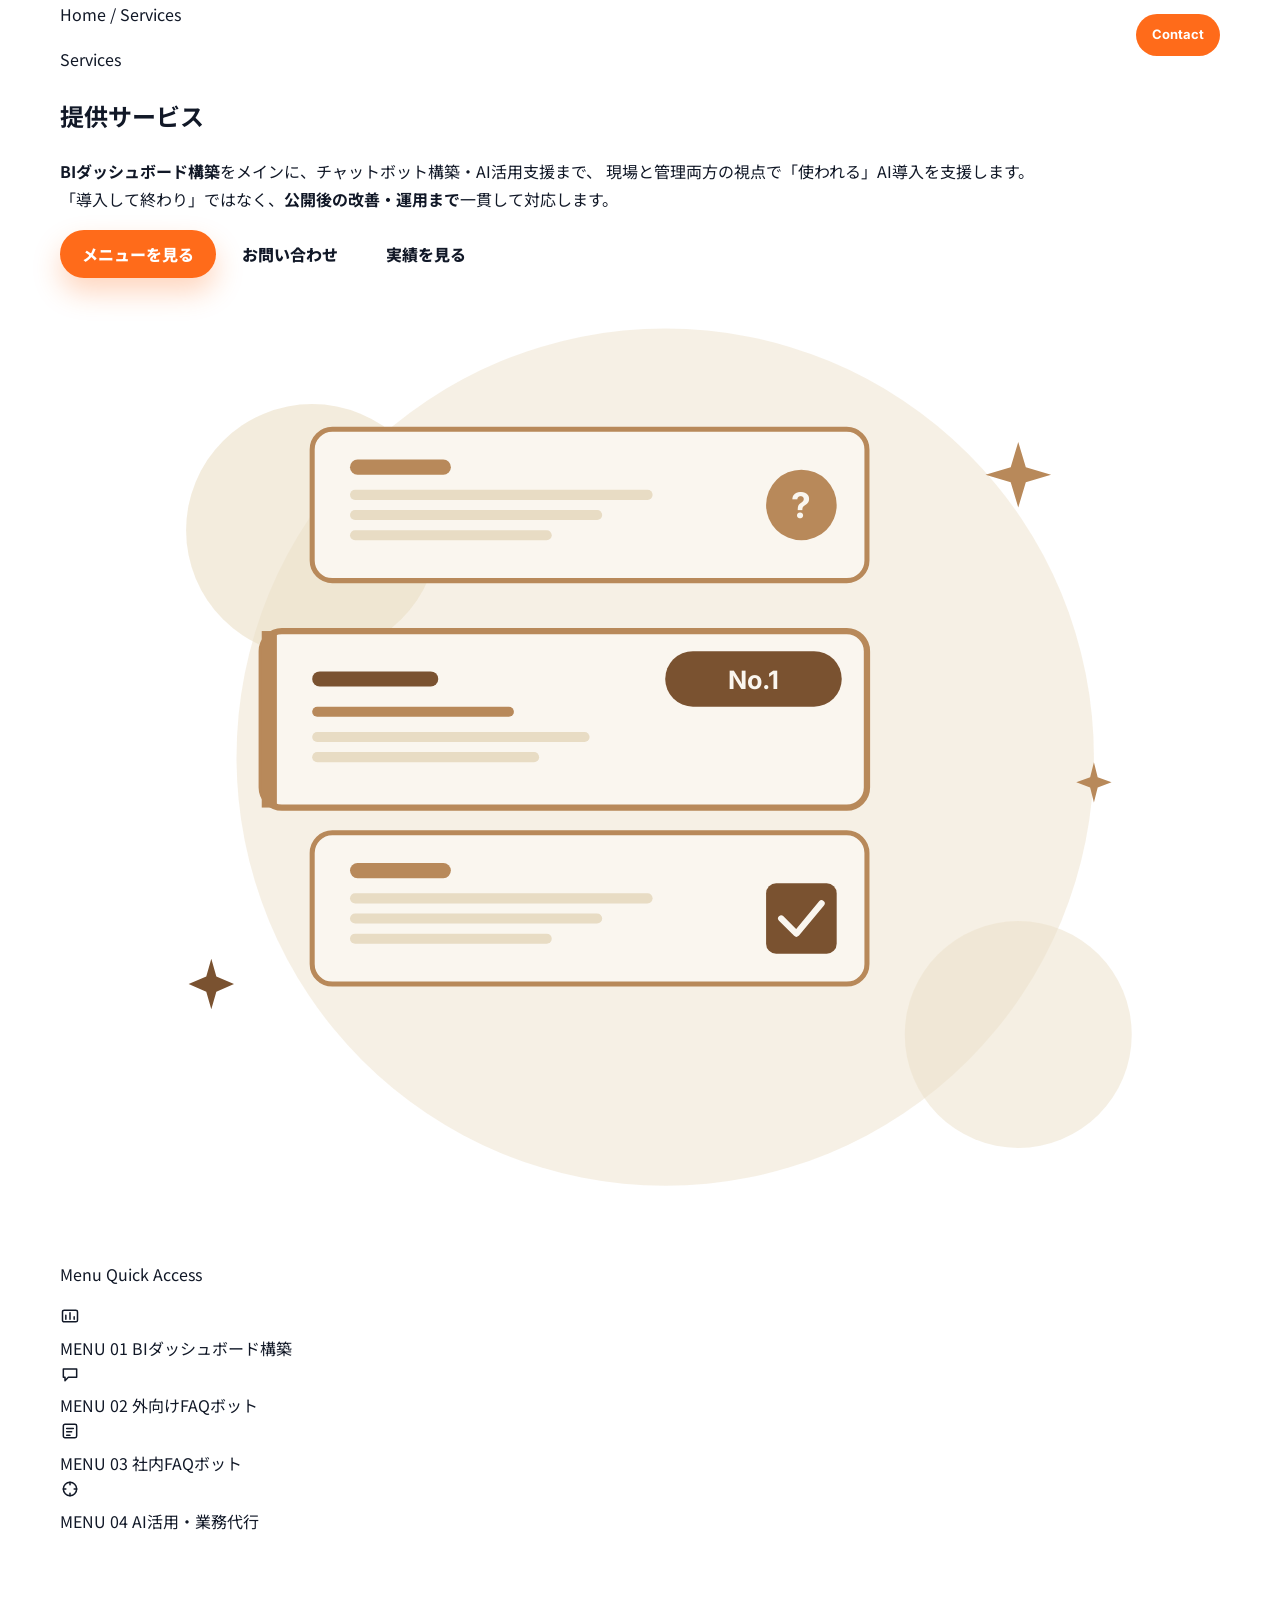
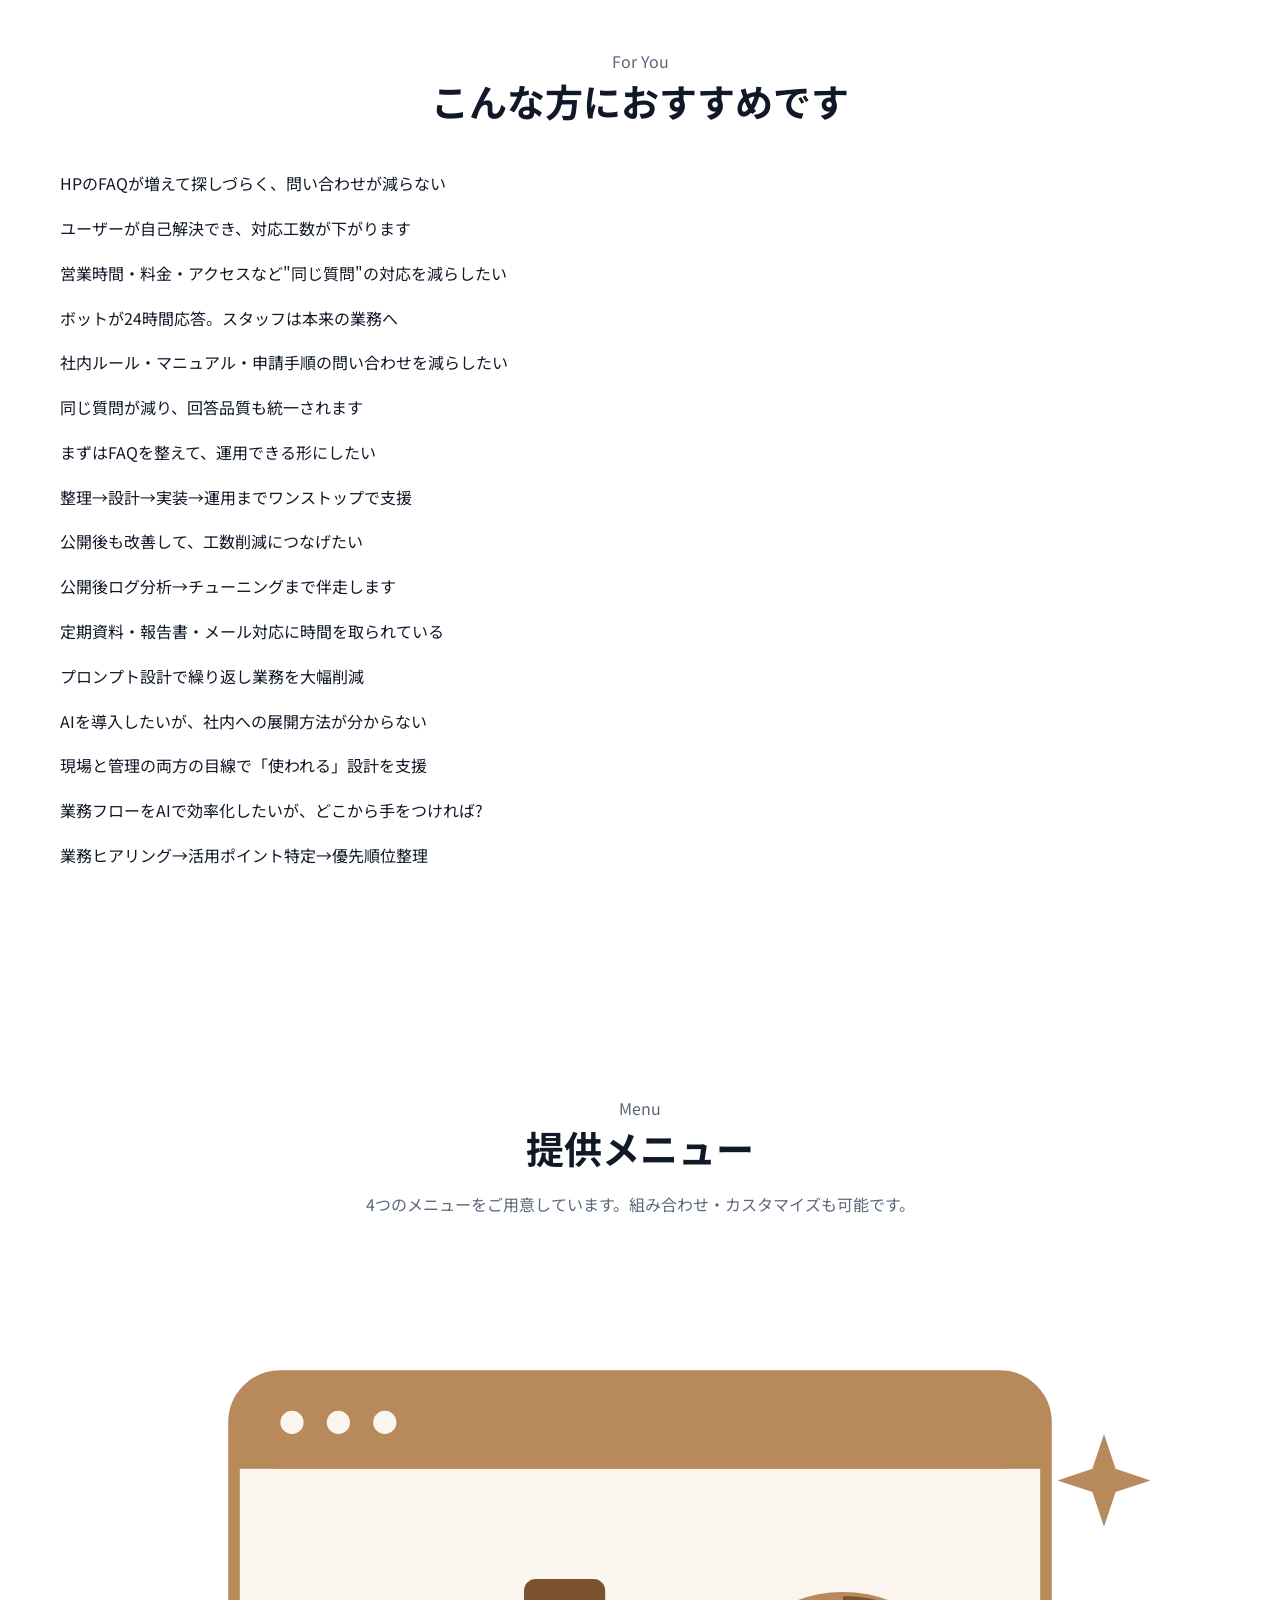
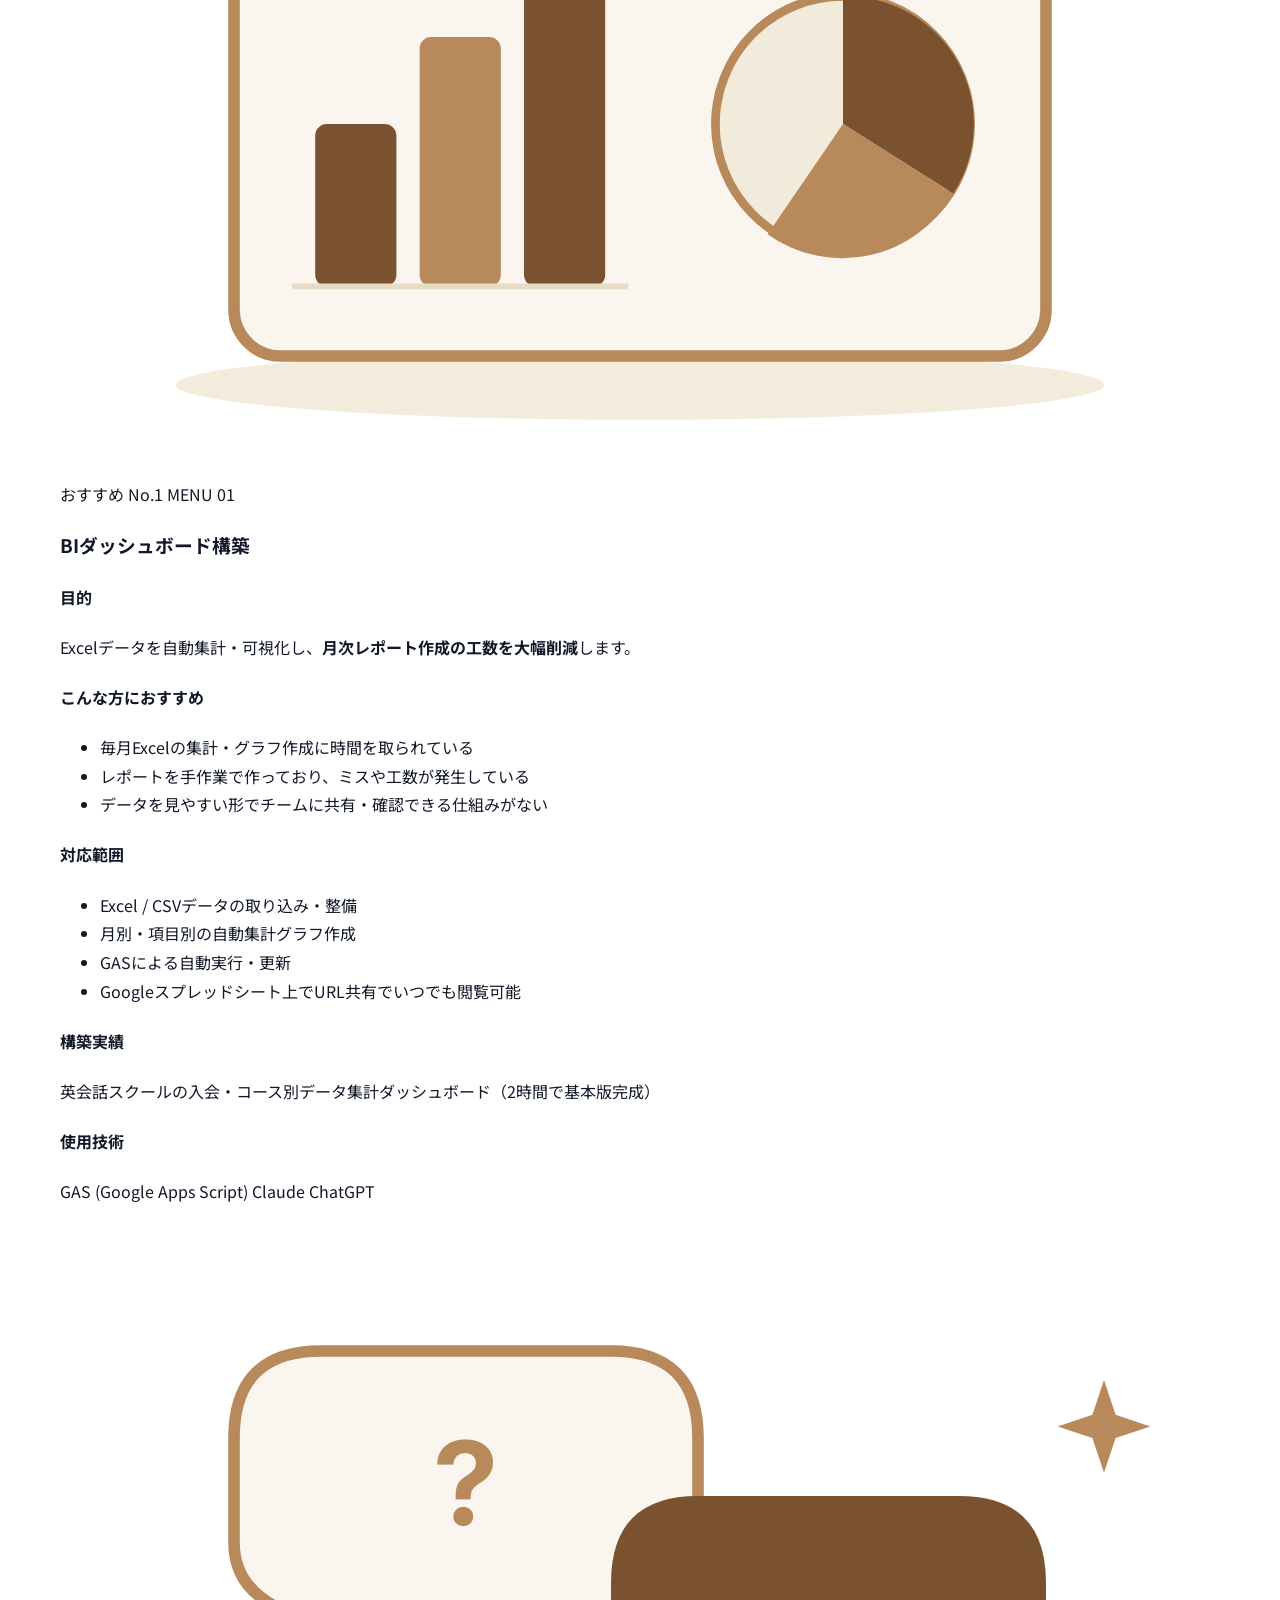
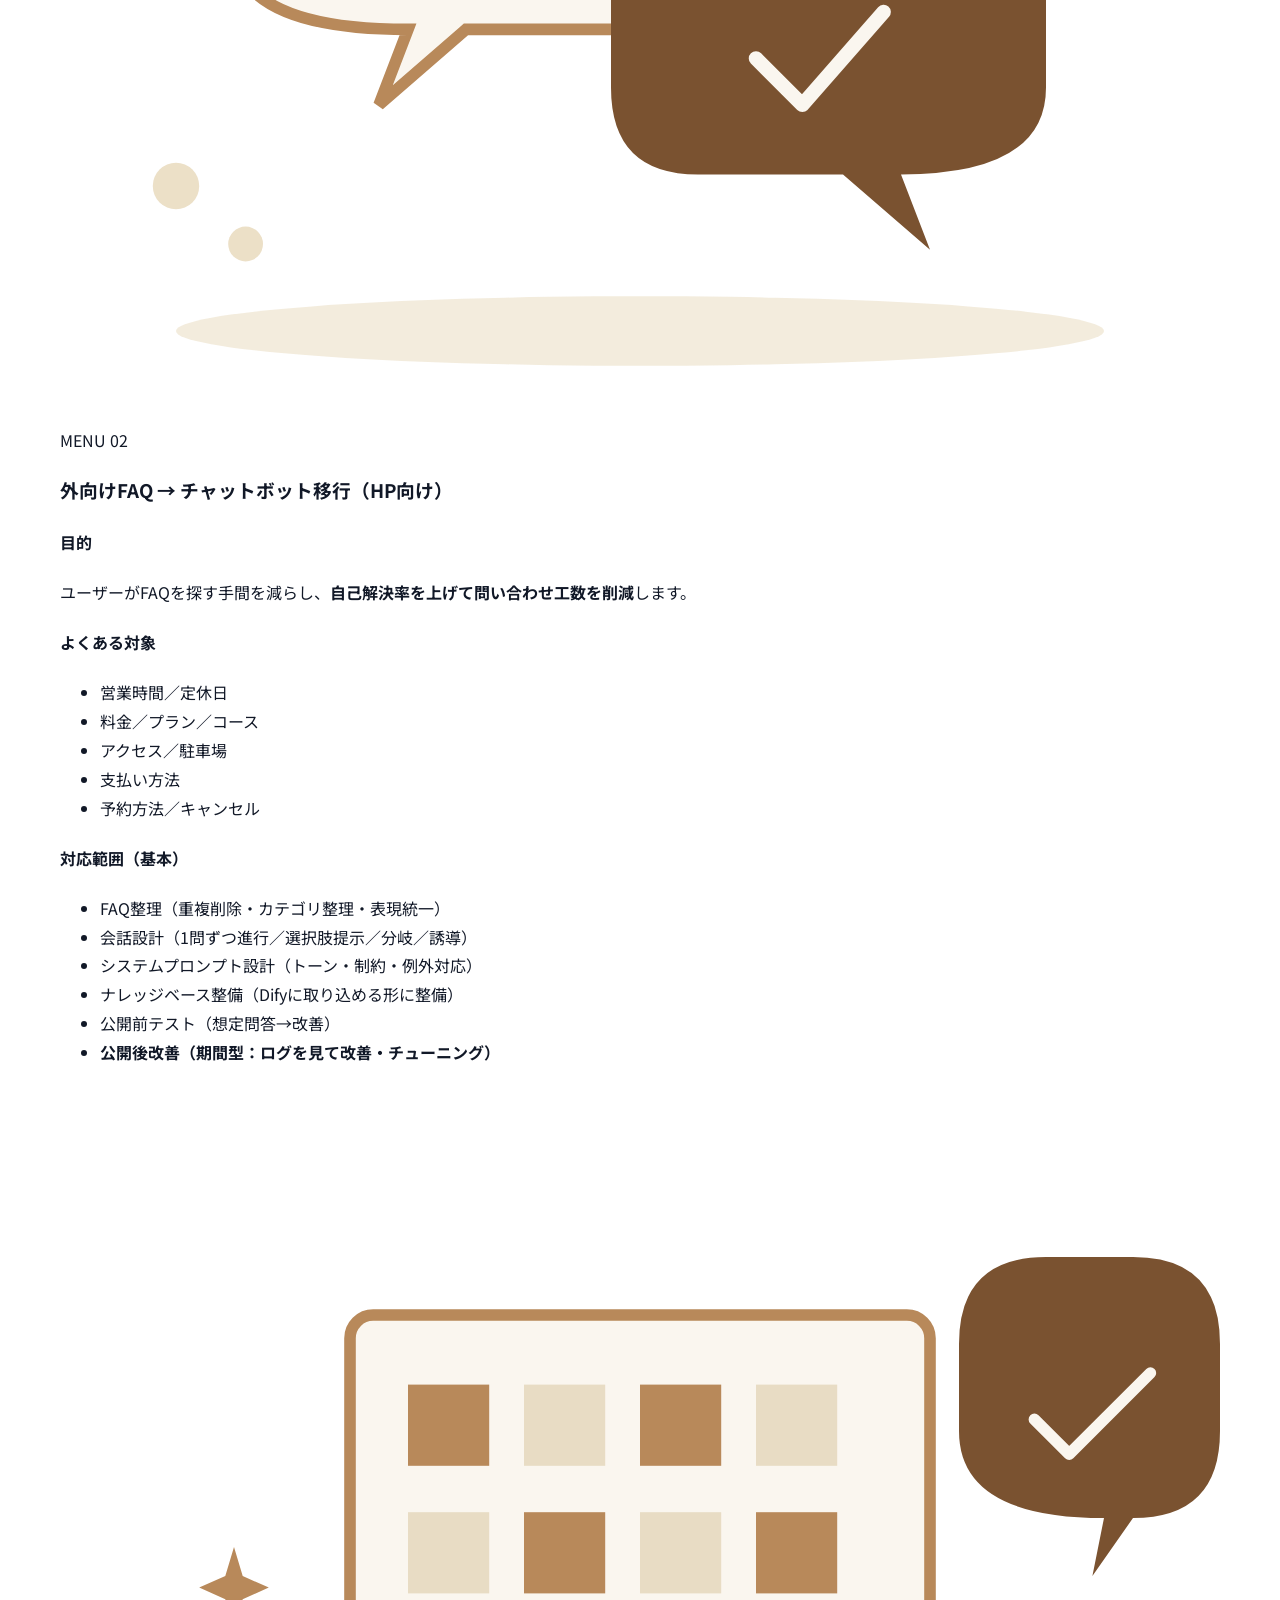
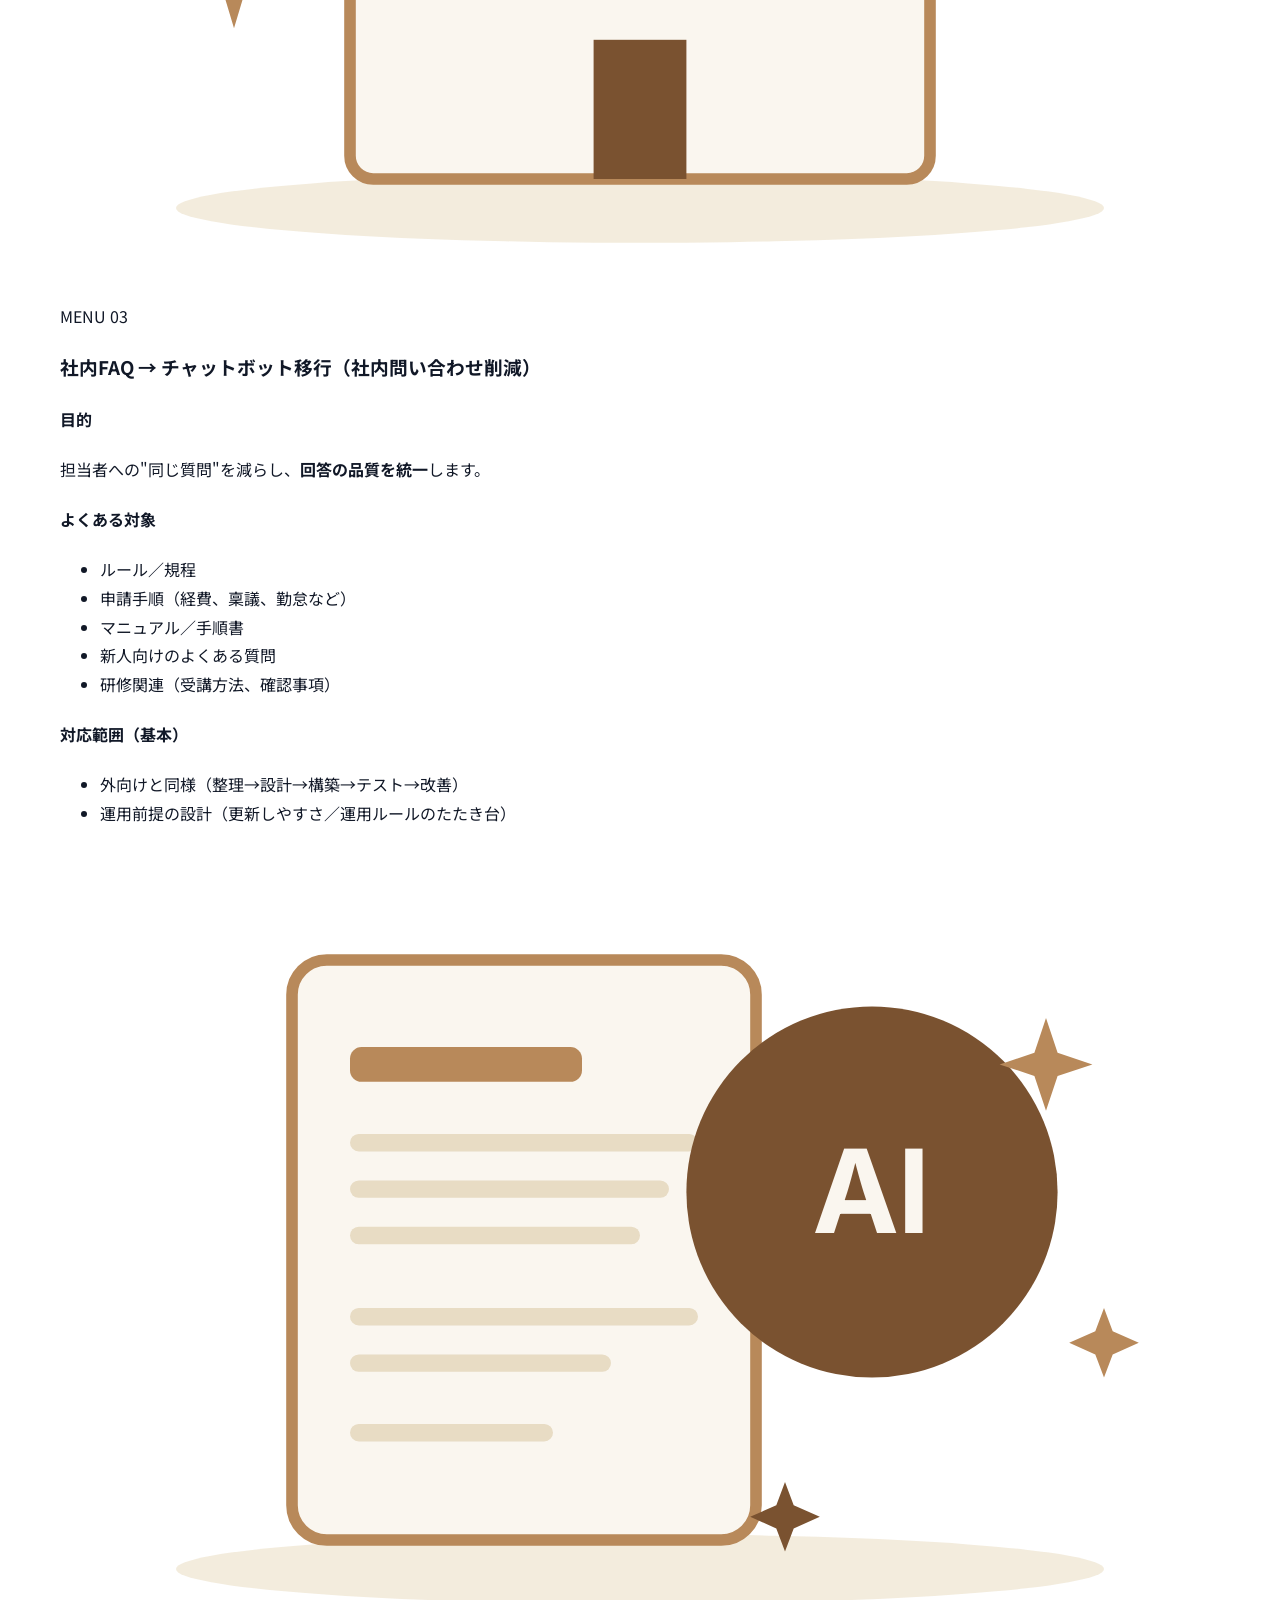
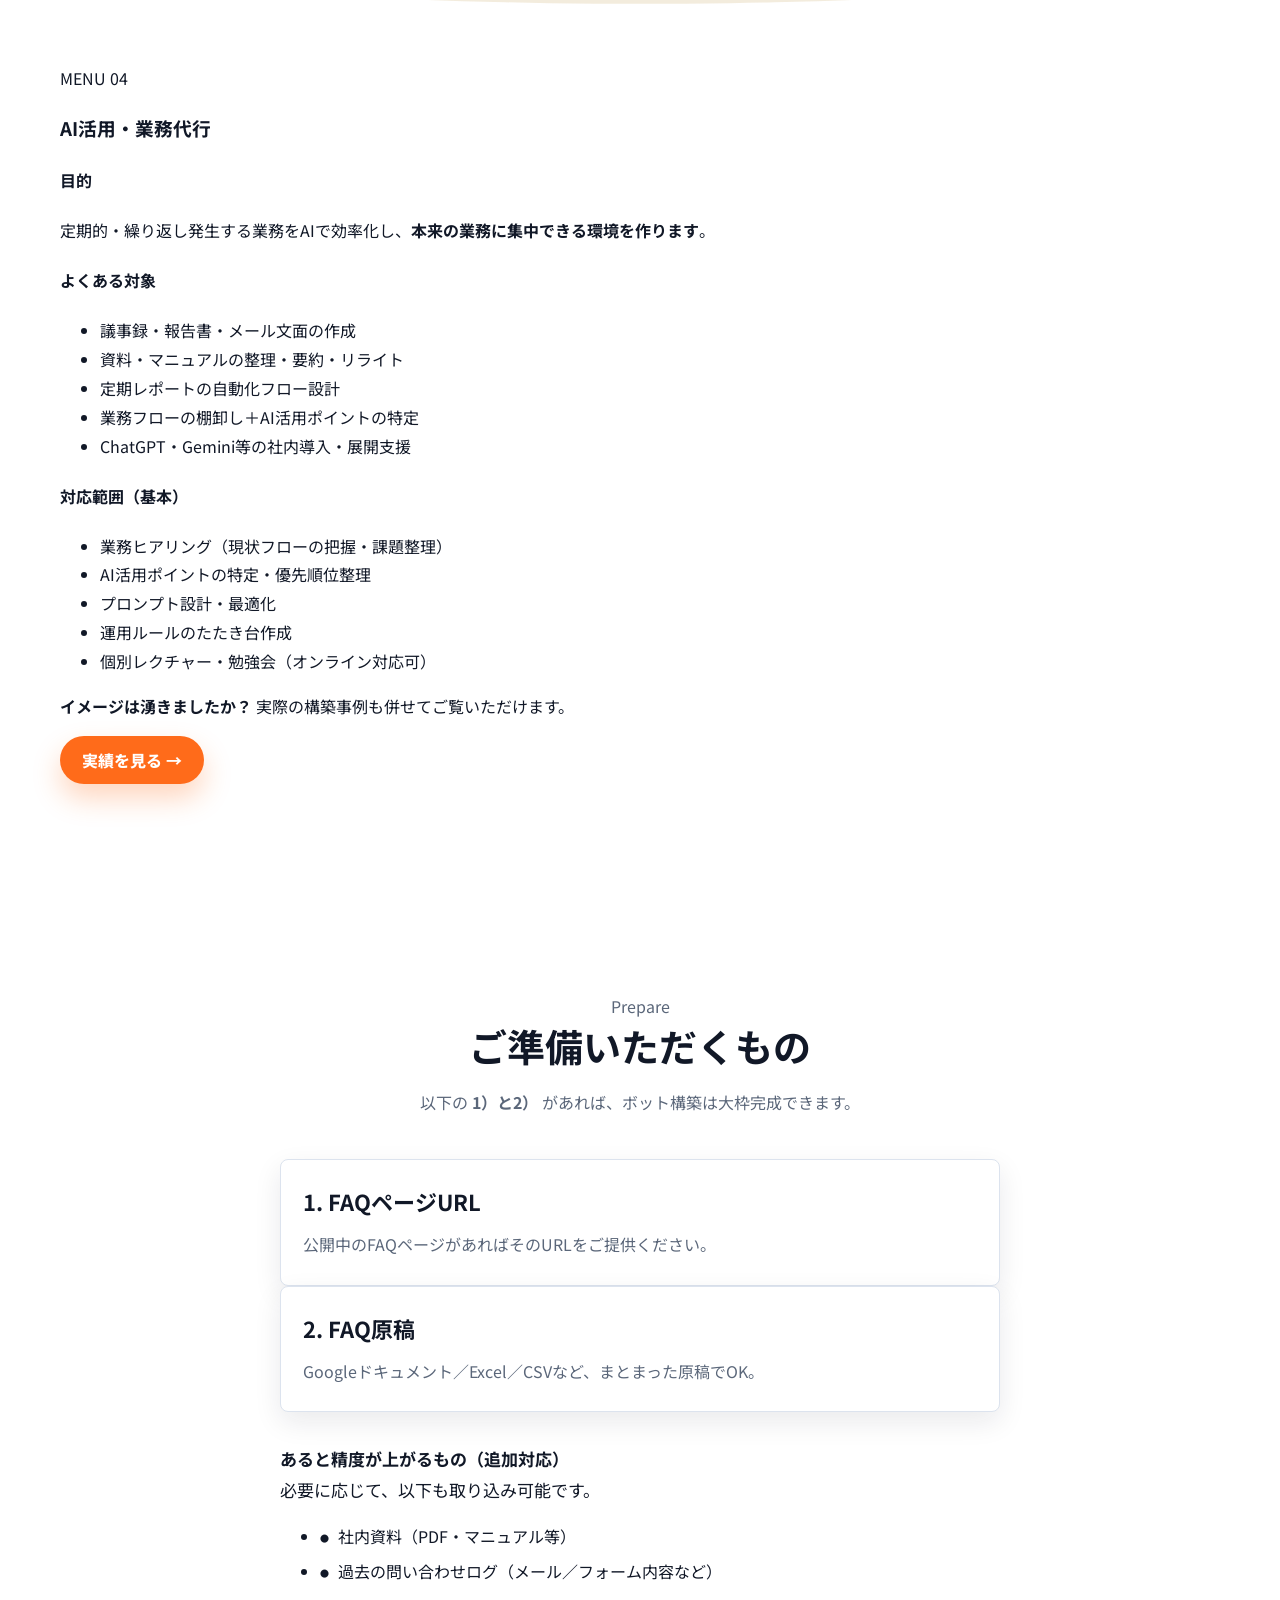
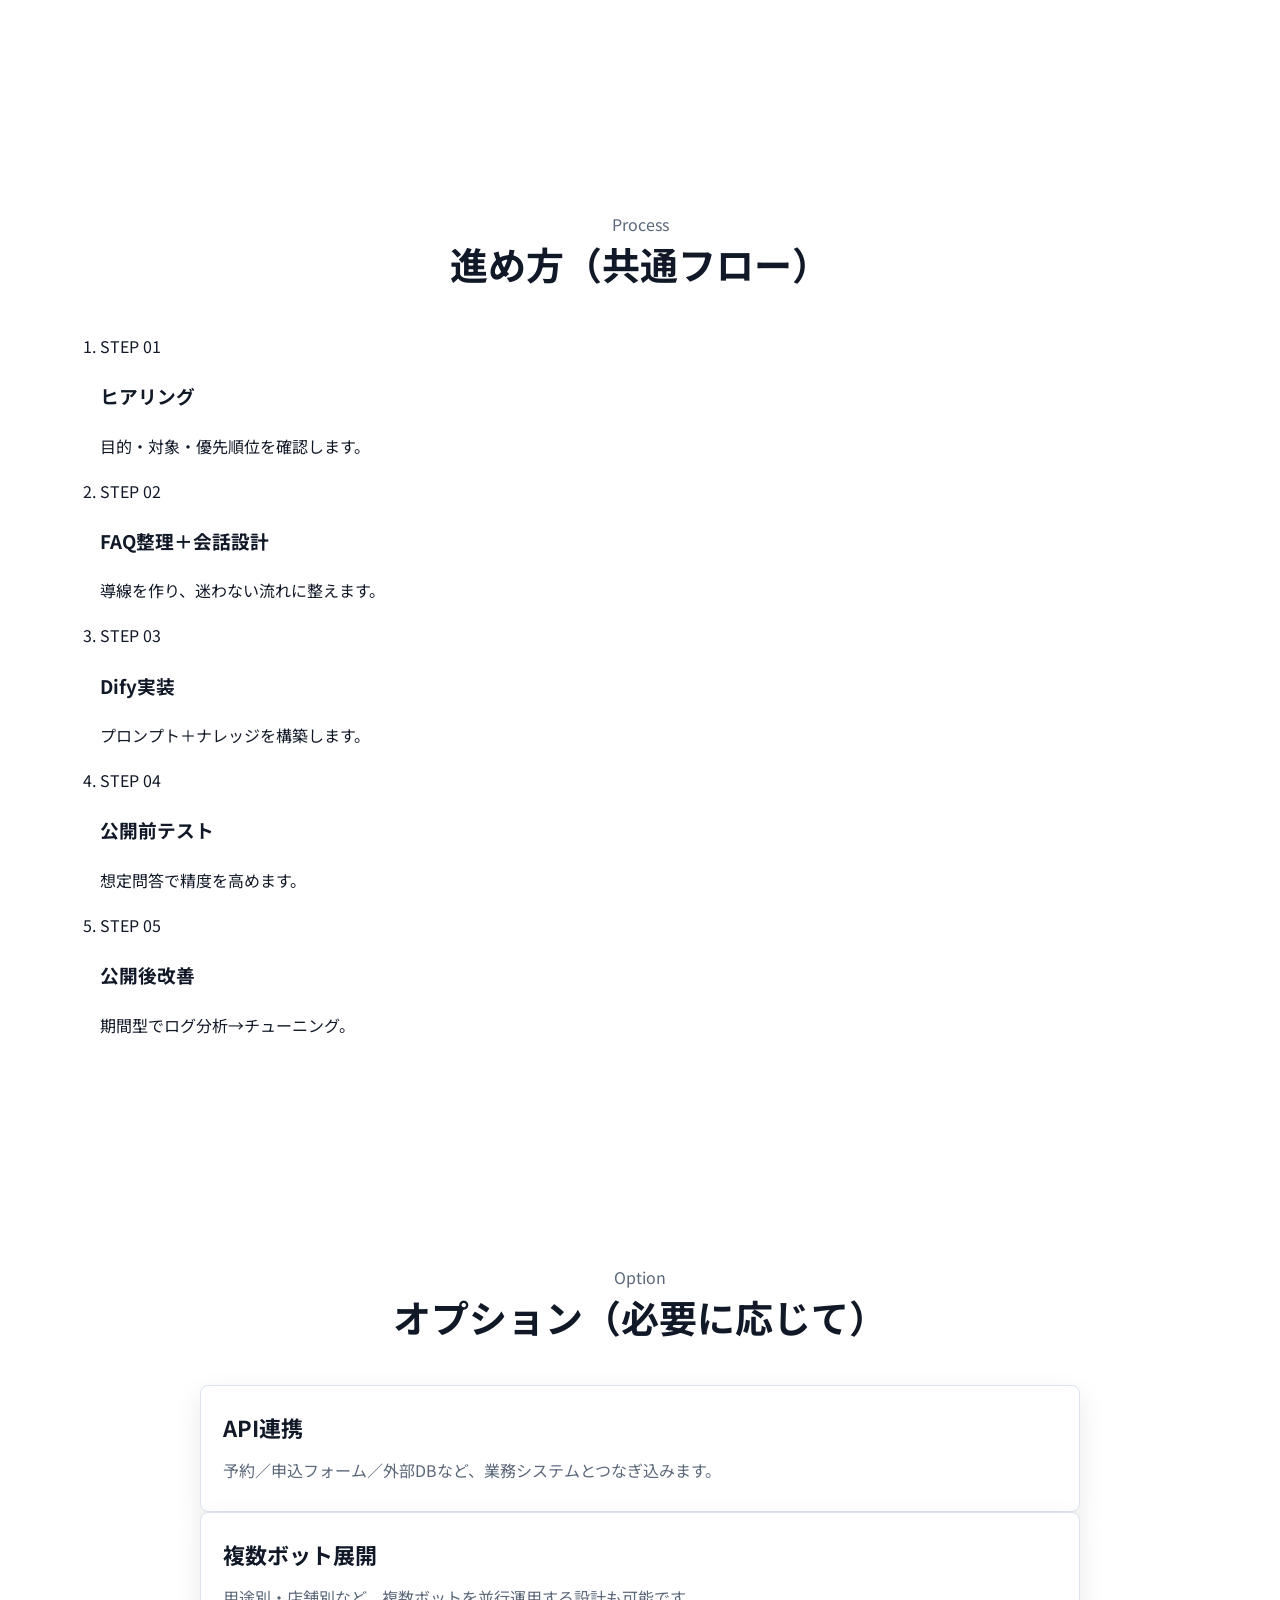
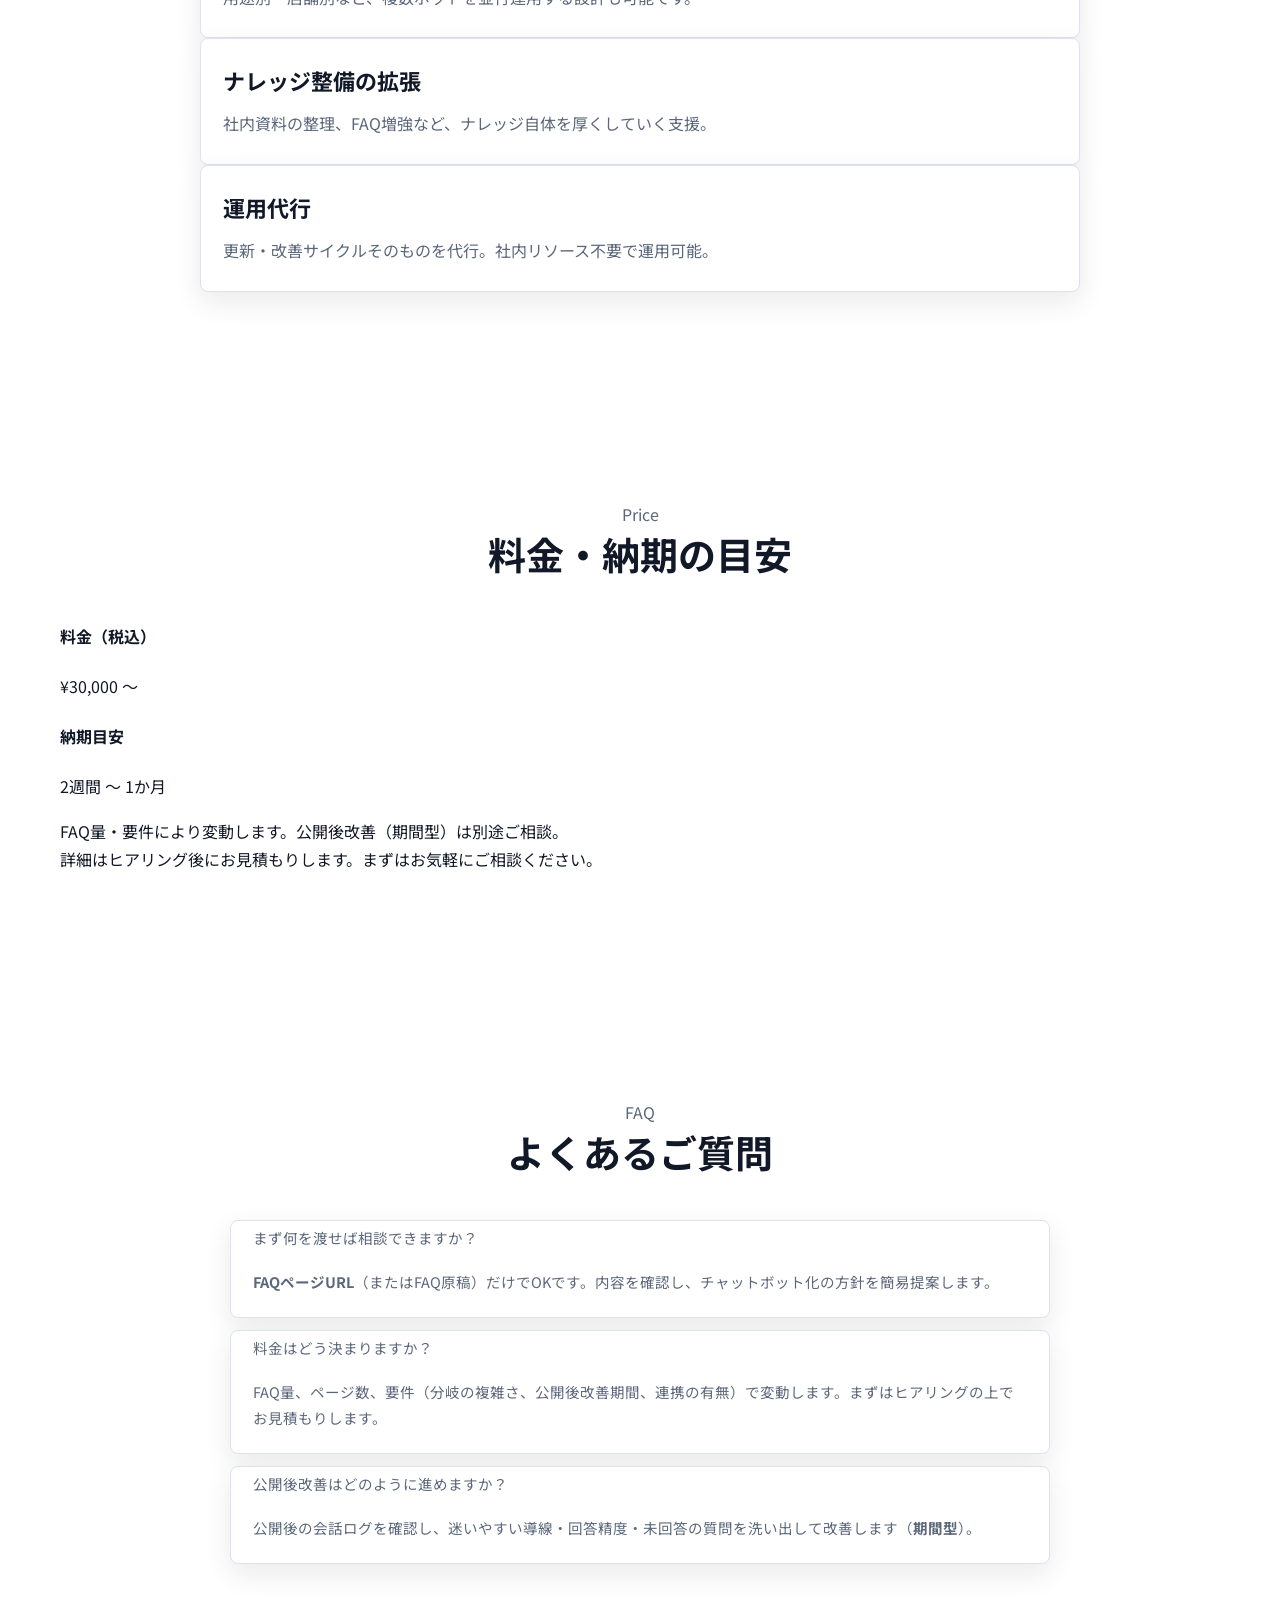
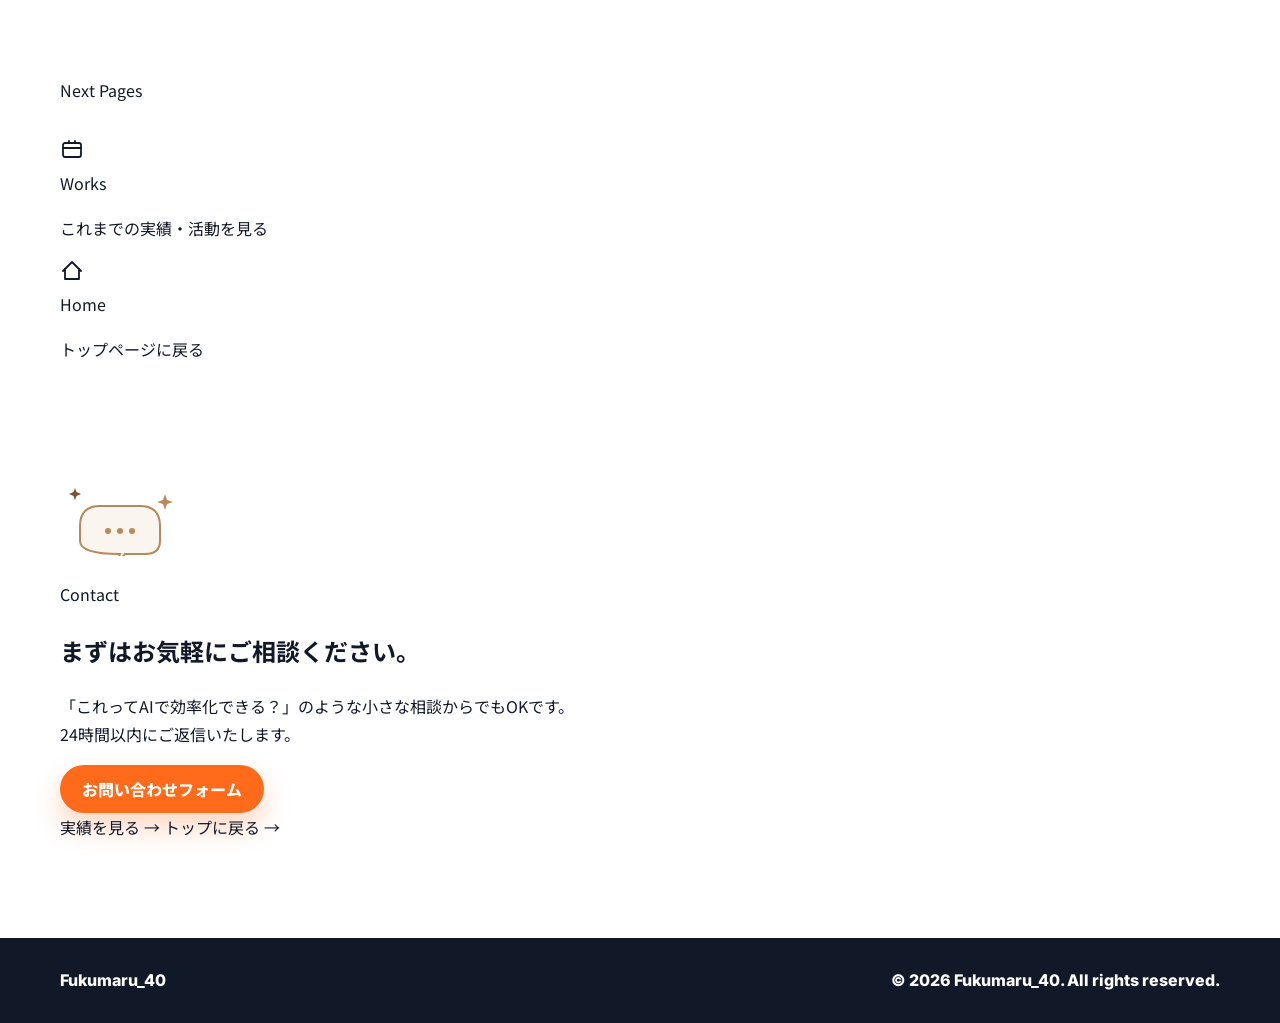
<file: services.html>
<!DOCTYPE html>
<html lang="ja">
<head>
  <meta charset="UTF-8" />
  <meta name="viewport" content="width=device-width, initial-scale=1.0" />
  <title>提供サービス ｜ Fukumaru_40</title>
  <meta name="description" content="BIダッシュボード構築・チャットボット構築・AI活用支援。Fukumaru_40の提供サービス一覧、対応範囲、料金・納期、進め方、FAQをまとめてご紹介します。" />
  <link rel="preconnect" href="https://fonts.googleapis.com" />
  <link rel="preconnect" href="https://fonts.gstatic.com" crossorigin />
  <link href="https://fonts.googleapis.com/css2?family=Inter:wght@500;700&family=Noto+Sans+JP:wght@400;500;700&family=Shippori+Mincho+B1:wght@600;800&display=swap" rel="stylesheet" />
  <link rel="stylesheet" href="css/style.css" />
</head>
<body>
  <header class="site-header" id="siteHeader">
    <div class="container header-inner">
      <a href="index.html" class="brand">Fukumaru_40</a>
      <nav class="nav" aria-label="メインナビゲーション">
        <a href="index.html#about">About</a>
        <a href="services.html">Services</a>
        <a href="works.html">Works</a>
        <a href="index.html#tools">Tools</a>
        <a href="index.html#flow">Flow</a>
        <a href="index.html#contact" class="nav-cta">Contact</a>
      </nav>
      <button class="nav-toggle" aria-label="メニューを開く" aria-expanded="false">
        <span></span><span></span><span></span>
      </button>
    </div>
  </header>

  <main>
    <!-- Page Hero -->
    <section class="page-hero">
      <div class="container">
        <div class="page-hero-grid">
          <div class="page-hero-text">
            <nav class="breadcrumb" aria-label="パンくずリスト">
              <a href="index.html">Home</a>
              <span class="breadcrumb-sep">/</span>
              <span>Services</span>
            </nav>
            <p class="section-eyebrow">Services</p>
            <h1 class="page-hero-title">提供サービス</h1>
            <p class="page-hero-lead">
              <strong>BIダッシュボード構築</strong>をメインに、チャットボット構築・AI活用支援まで、
              現場と管理両方の視点で「使われる」AI導入を支援します。<br />
              「導入して終わり」ではなく、<strong>公開後の改善・運用まで</strong>一貫して対応します。
            </p>
            <div class="page-hero-actions">
              <a href="#menu" class="btn btn-primary">メニューを見る</a>
              <a href="#contact" class="btn btn-ghost">お問い合わせ</a>
              <a href="works.html" class="btn btn-ghost">実績を見る</a>
            </div>
          </div>
          <div class="page-hero-visual" aria-hidden="true">
            <svg viewBox="0 0 460 380" xmlns="http://www.w3.org/2000/svg">
              <circle cx="240" cy="190" r="170" fill="#F2EADB" opacity="0.7"/>
              <circle cx="100" cy="100" r="50" fill="#ECE0C7" opacity="0.6"/>
              <circle cx="380" cy="300" r="45" fill="#ECE0C7" opacity="0.5"/>

              <!-- メニューカード積層 -->
              <g class="illust-float">
                <rect x="100" y="220" width="220" height="60" rx="8" fill="#FAF6EF" stroke="#B8895A" stroke-width="2"/>
                <rect x="115" y="232" width="40" height="6" rx="3" fill="#B8895A"/>
                <rect x="115" y="244" width="120" height="4" rx="2" fill="#E8DCC4"/>
                <rect x="115" y="252" width="100" height="4" rx="2" fill="#E8DCC4"/>
                <rect x="115" y="260" width="80" height="4" rx="2" fill="#E8DCC4"/>
                <rect x="280" y="240" width="28" height="28" rx="4" fill="#7A5230"/>
                <path d="M286 254 L292 260 L302 248" stroke="#FAF6EF" stroke-width="2.5" fill="none" stroke-linecap="round" stroke-linejoin="round"/>
              </g>

              <!-- メニューカード（中段、ハイライト） -->
              <rect x="80" y="140" width="240" height="70" rx="8" fill="#FAF6EF" stroke="#B8895A" stroke-width="2.5"/>
              <rect x="80" y="140" width="6" height="70" fill="#B8895A"/>
              <rect x="100" y="156" width="50" height="6" rx="3" fill="#7A5230"/>
              <rect x="100" y="170" width="80" height="4" rx="2" fill="#B8895A"/>
              <rect x="100" y="180" width="110" height="4" rx="2" fill="#E8DCC4"/>
              <rect x="100" y="188" width="90" height="4" rx="2" fill="#E8DCC4"/>
              <!-- おすすめバッジ -->
              <rect x="240" y="148" width="70" height="22" rx="11" fill="#7A5230"/>
              <text x="275" y="163" text-anchor="middle" font-family="Inter, sans-serif" font-size="10" font-weight="700" fill="#FAF6EF">No.1</text>

              <!-- メニューカード（上段） -->
              <rect x="100" y="60" width="220" height="60" rx="8" fill="#FAF6EF" stroke="#B8895A" stroke-width="2"/>
              <rect x="115" y="72" width="40" height="6" rx="3" fill="#B8895A"/>
              <rect x="115" y="84" width="120" height="4" rx="2" fill="#E8DCC4"/>
              <rect x="115" y="92" width="100" height="4" rx="2" fill="#E8DCC4"/>
              <rect x="115" y="100" width="80" height="4" rx="2" fill="#E8DCC4"/>
              <circle cx="294" cy="90" r="14" fill="#B8895A"/>
              <text x="294" y="95" text-anchor="middle" font-family="Inter, sans-serif" font-size="14" font-weight="700" fill="#FAF6EF">?</text>

              <!-- きらめき -->
              <g class="illust-sparkle" style="transform-origin: 380px 80px;">
                <path d="M380 65 L383 75 L393 78 L383 81 L380 91 L377 81 L367 78 L377 75 Z" fill="#B8895A"/>
              </g>
              <g class="illust-sparkle illust-sparkle-2" style="transform-origin: 60px 280px;">
                <path d="M60 270 L62 277 L69 280 L62 283 L60 290 L58 283 L51 280 L58 277 Z" fill="#7A5230"/>
              </g>
              <g class="illust-sparkle illust-sparkle-3" style="transform-origin: 410px 200px;">
                <path d="M410 192 L411.5 198 L417 200 L411.5 202 L410 208 L408.5 202 L403 200 L408.5 198 Z" fill="#B8895A"/>
              </g>
            </svg>
          </div>
        </div>
      </div>
    </section>

    <!-- クイックナビ（目次） -->
    <nav class="quick-nav" aria-label="ページ内ナビゲーション">
      <div class="container">
        <p class="quick-nav-title">Menu Quick Access</p>
        <div class="quick-nav-grid cols-4">
          <a href="#menu-01" class="quick-nav-card">
            <div class="quick-nav-icon">
              <svg viewBox="0 0 24 24" width="20" height="20" fill="none" stroke="currentColor" stroke-width="1.8" stroke-linecap="round" stroke-linejoin="round">
                <rect x="3" y="5" width="18" height="14" rx="2"/>
                <path d="M7 16V11M12 16V8M17 16V13"/>
              </svg>
            </div>
            <span class="quick-nav-num">MENU 01</span>
            <span class="quick-nav-label">BIダッシュボード構築</span>
          </a>
          <a href="#menu-02" class="quick-nav-card">
            <div class="quick-nav-icon">
              <svg viewBox="0 0 24 24" width="20" height="20" fill="none" stroke="currentColor" stroke-width="1.8" stroke-linecap="round" stroke-linejoin="round">
                <path d="M4 6h16v10H10l-4 4v-4H4z"/>
              </svg>
            </div>
            <span class="quick-nav-num">MENU 02</span>
            <span class="quick-nav-label">外向けFAQボット</span>
          </a>
          <a href="#menu-03" class="quick-nav-card">
            <div class="quick-nav-icon">
              <svg viewBox="0 0 24 24" width="20" height="20" fill="none" stroke="currentColor" stroke-width="1.8" stroke-linecap="round" stroke-linejoin="round">
                <rect x="4" y="4" width="16" height="16" rx="2"/>
                <path d="M8 9h8M8 13h6M8 17h4"/>
              </svg>
            </div>
            <span class="quick-nav-num">MENU 03</span>
            <span class="quick-nav-label">社内FAQボット</span>
          </a>
          <a href="#menu-04" class="quick-nav-card">
            <div class="quick-nav-icon">
              <svg viewBox="0 0 24 24" width="20" height="20" fill="none" stroke="currentColor" stroke-width="1.8" stroke-linecap="round" stroke-linejoin="round">
                <circle cx="12" cy="12" r="8"/>
                <path d="M12 4v3M12 17v3M4 12h3M17 12h3"/>
              </svg>
            </div>
            <span class="quick-nav-num">MENU 04</span>
            <span class="quick-nav-label">AI活用・業務代行</span>
          </a>
        </div>
      </div>
    </nav>

    <!-- For You -->
    <section class="section section-alt">
      <div class="container">
        <header class="section-head">
          <p class="section-eyebrow">For You</p>
          <h2 class="section-title">こんな方におすすめです</h2>
        </header>
        <div class="foryou-list" style="max-width: 820px;">
          <div class="foryou-row">
            <p class="foryou-pain">HPのFAQが増えて探しづらく、問い合わせが減らない</p>
            <p class="foryou-gain">ユーザーが自己解決でき、対応工数が下がります</p>
          </div>
          <div class="foryou-row">
            <p class="foryou-pain">営業時間・料金・アクセスなど"同じ質問"の対応を減らしたい</p>
            <p class="foryou-gain">ボットが24時間応答。スタッフは本来の業務へ</p>
          </div>
          <div class="foryou-row">
            <p class="foryou-pain">社内ルール・マニュアル・申請手順の問い合わせを減らしたい</p>
            <p class="foryou-gain">同じ質問が減り、回答品質も統一されます</p>
          </div>
          <div class="foryou-row">
            <p class="foryou-pain">まずはFAQを整えて、運用できる形にしたい</p>
            <p class="foryou-gain">整理→設計→実装→運用までワンストップで支援</p>
          </div>
          <div class="foryou-row">
            <p class="foryou-pain">公開後も改善して、工数削減につなげたい</p>
            <p class="foryou-gain">公開後ログ分析→チューニングまで伴走します</p>
          </div>
          <div class="foryou-row">
            <p class="foryou-pain">定期資料・報告書・メール対応に時間を取られている</p>
            <p class="foryou-gain">プロンプト設計で繰り返し業務を大幅削減</p>
          </div>
          <div class="foryou-row">
            <p class="foryou-pain">AIを導入したいが、社内への展開方法が分からない</p>
            <p class="foryou-gain">現場と管理の両方の目線で「使われる」設計を支援</p>
          </div>
          <div class="foryou-row">
            <p class="foryou-pain">業務フローをAIで効率化したいが、どこから手をつければ?</p>
            <p class="foryou-gain">業務ヒアリング→活用ポイント特定→優先順位整理</p>
          </div>
        </div>
      </div>
    </section>

    <!-- Menu -->
    <section class="section" id="menu">
      <div class="container">
        <header class="section-head">
          <p class="section-eyebrow">Menu</p>
          <h2 class="section-title">提供メニュー</h2>
          <p class="section-desc">4つのメニューをご用意しています。組み合わせ・カスタマイズも可能です。</p>
        </header>

        <!-- 1. BIダッシュボード -->
        <article class="menu-block featured" id="menu-01">
          <div class="menu-illust" aria-hidden="true">
            <svg viewBox="0 0 200 140" xmlns="http://www.w3.org/2000/svg">
              <ellipse cx="100" cy="125" rx="80" ry="6" fill="#ECE0C7" opacity="0.6"/>
              <rect x="30" y="20" width="140" height="100" rx="8" fill="#FAF6EF" stroke="#B8895A" stroke-width="2"/>
              <rect x="30" y="20" width="140" height="16" rx="8" fill="#B8895A"/>
              <rect x="30" y="28" width="140" height="8" fill="#B8895A"/>
              <circle cx="40" cy="28" r="2" fill="#FAF6EF"/>
              <circle cx="48" cy="28" r="2" fill="#FAF6EF"/>
              <circle cx="56" cy="28" r="2" fill="#FAF6EF"/>
              <rect x="44" y="80" width="14" height="28" rx="2" fill="#7A5230"/>
              <rect x="62" y="65" width="14" height="43" rx="2" fill="#B8895A"/>
              <rect x="80" y="55" width="14" height="53" rx="2" fill="#7A5230"/>
              <line x1="40" y1="108" x2="98" y2="108" stroke="#E8DCC4" stroke-width="1"/>
              <circle cx="135" cy="80" r="22" fill="#F2EADB" stroke="#B8895A" stroke-width="1.5"/>
              <path d="M135 80 L135 58 A22 22 0 0 1 154 92 Z" fill="#7A5230"/>
              <path d="M135 80 L154 92 A22 22 0 0 1 122 99 Z" fill="#B8895A"/>
              <path d="M180 30 L182 36 L188 38 L182 40 L180 46 L178 40 L172 38 L178 36 Z" fill="#B8895A"/>
            </svg>
          </div>
          <span class="menu-badge">おすすめ No.1</span>
          <span class="menu-num">MENU 01</span>
          <h3 class="menu-title">BIダッシュボード構築</h3>

          <div class="menu-section">
            <h4>目的</h4>
            <p>Excelデータを自動集計・可視化し、<strong>月次レポート作成の工数を大幅削減</strong>します。</p>
          </div>
          <div class="menu-section">
            <h4>こんな方におすすめ</h4>
            <ul>
              <li>毎月Excelの集計・グラフ作成に時間を取られている</li>
              <li>レポートを手作業で作っており、ミスや工数が発生している</li>
              <li>データを見やすい形でチームに共有・確認できる仕組みがない</li>
            </ul>
          </div>
          <div class="menu-section">
            <h4>対応範囲</h4>
            <ul>
              <li>Excel / CSVデータの取り込み・整備</li>
              <li>月別・項目別の自動集計グラフ作成</li>
              <li>GASによる自動実行・更新</li>
              <li>Googleスプレッドシート上でURL共有でいつでも閲覧可能</li>
            </ul>
          </div>
          <div class="menu-section">
            <h4>構築実績</h4>
            <p>英会話スクールの入会・コース別データ集計ダッシュボード（2時間で基本版完成）</p>
          </div>
          <div class="menu-section">
            <h4>使用技術</h4>
            <div class="tech-tags">
              <span class="tech-tag">GAS (Google Apps Script)</span>
              <span class="tech-tag">Claude</span>
              <span class="tech-tag">ChatGPT</span>
            </div>
          </div>
        </article>

        <!-- 2. 外向けFAQチャットボット -->
        <article class="menu-block" id="menu-02">
          <div class="menu-illust" aria-hidden="true">
            <svg viewBox="0 0 200 140" xmlns="http://www.w3.org/2000/svg">
              <ellipse cx="100" cy="125" rx="80" ry="6" fill="#ECE0C7" opacity="0.6"/>
              <path d="M30 40 Q30 25 45 25 L95 25 Q110 25 110 40 L110 58 Q110 73 95 73 L70 73 L55 86 L60 73 Q30 73 30 58 Z"
                    fill="#FAF6EF" stroke="#B8895A" stroke-width="2"/>
              <text x="70" y="55" text-anchor="middle" font-family="Inter, sans-serif" font-size="20" font-weight="700" fill="#B8895A">?</text>
              <path d="M170 65 Q170 50 155 50 L110 50 Q95 50 95 65 L95 83 Q95 98 110 98 L135 98 L150 111 L145 98 Q170 98 170 83 Z"
                    fill="#7A5230"/>
              <path d="M120 78 L128 86 L142 70" stroke="#FAF6EF" stroke-width="2.5" fill="none" stroke-linecap="round" stroke-linejoin="round"/>
              <path d="M180 30 L182 36 L188 38 L182 40 L180 46 L178 40 L172 38 L178 36 Z" fill="#B8895A"/>
              <circle cx="20" cy="100" r="4" fill="#ECE0C7"/>
              <circle cx="32" cy="110" r="3" fill="#ECE0C7"/>
            </svg>
          </div>
          <span class="menu-num">MENU 02</span>
          <h3 class="menu-title">外向けFAQ → チャットボット移行（HP向け）</h3>

          <div class="menu-section">
            <h4>目的</h4>
            <p>ユーザーがFAQを探す手間を減らし、<strong>自己解決率を上げて問い合わせ工数を削減</strong>します。</p>
          </div>
          <div class="menu-section">
            <h4>よくある対象</h4>
            <ul>
              <li>営業時間／定休日</li>
              <li>料金／プラン／コース</li>
              <li>アクセス／駐車場</li>
              <li>支払い方法</li>
              <li>予約方法／キャンセル</li>
            </ul>
          </div>
          <div class="menu-section">
            <h4>対応範囲（基本）</h4>
            <ul>
              <li>FAQ整理（重複削除・カテゴリ整理・表現統一）</li>
              <li>会話設計（1問ずつ進行／選択肢提示／分岐／誘導）</li>
              <li>システムプロンプト設計（トーン・制約・例外対応）</li>
              <li>ナレッジベース整備（Difyに取り込める形に整備）</li>
              <li>公開前テスト（想定問答→改善）</li>
              <li><strong>公開後改善（期間型：ログを見て改善・チューニング）</strong></li>
            </ul>
          </div>
        </article>

        <!-- 3. 社内FAQチャットボット -->
        <article class="menu-block" id="menu-03">
          <div class="menu-illust" aria-hidden="true">
            <svg viewBox="0 0 200 140" xmlns="http://www.w3.org/2000/svg">
              <ellipse cx="100" cy="125" rx="80" ry="6" fill="#ECE0C7" opacity="0.6"/>
              <!-- ビル/オフィス -->
              <rect x="50" y="40" width="100" height="80" rx="4" fill="#FAF6EF" stroke="#B8895A" stroke-width="2"/>
              <rect x="60" y="52" width="14" height="14" fill="#B8895A"/>
              <rect x="80" y="52" width="14" height="14" fill="#E8DCC4"/>
              <rect x="100" y="52" width="14" height="14" fill="#B8895A"/>
              <rect x="120" y="52" width="14" height="14" fill="#E8DCC4"/>
              <rect x="60" y="74" width="14" height="14" fill="#E8DCC4"/>
              <rect x="80" y="74" width="14" height="14" fill="#B8895A"/>
              <rect x="100" y="74" width="14" height="14" fill="#E8DCC4"/>
              <rect x="120" y="74" width="14" height="14" fill="#B8895A"/>
              <rect x="92" y="96" width="16" height="24" fill="#7A5230"/>
              <!-- 吹き出し -->
              <path d="M155 45 Q155 30 170 30 L185 30 Q200 30 200 45 L200 60 Q200 75 185 75 L185 75 L178 85 L180 75 Q155 75 155 60 Z"
                    fill="#7A5230"/>
              <path d="M168 58 L174 64 L188 50" stroke="#FAF6EF" stroke-width="2" fill="none" stroke-linecap="round" stroke-linejoin="round"/>
              <path d="M30 80 L31.5 85 L36 87 L31.5 89 L30 94 L28.5 89 L24 87 L28.5 85 Z" fill="#B8895A"/>
            </svg>
          </div>
          <span class="menu-num">MENU 03</span>
          <h3 class="menu-title">社内FAQ → チャットボット移行（社内問い合わせ削減）</h3>

          <div class="menu-section">
            <h4>目的</h4>
            <p>担当者への"同じ質問"を減らし、<strong>回答の品質を統一</strong>します。</p>
          </div>
          <div class="menu-section">
            <h4>よくある対象</h4>
            <ul>
              <li>ルール／規程</li>
              <li>申請手順（経費、稟議、勤怠など）</li>
              <li>マニュアル／手順書</li>
              <li>新人向けのよくある質問</li>
              <li>研修関連（受講方法、確認事項）</li>
            </ul>
          </div>
          <div class="menu-section">
            <h4>対応範囲（基本）</h4>
            <ul>
              <li>外向けと同様（整理→設計→構築→テスト→改善）</li>
              <li>運用前提の設計（更新しやすさ／運用ルールのたたき台）</li>
            </ul>
          </div>
        </article>

        <!-- 4. AI活用・業務代行 -->
        <article class="menu-block" id="menu-04">
          <div class="menu-illust" aria-hidden="true">
            <svg viewBox="0 0 200 140" xmlns="http://www.w3.org/2000/svg">
              <ellipse cx="100" cy="125" rx="80" ry="6" fill="#ECE0C7" opacity="0.6"/>
              <rect x="40" y="20" width="80" height="100" rx="6" fill="#FAF6EF" stroke="#B8895A" stroke-width="2"/>
              <rect x="50" y="35" width="40" height="6" rx="2" fill="#B8895A"/>
              <rect x="50" y="50" width="60" height="3" rx="1.5" fill="#E8DCC4"/>
              <rect x="50" y="58" width="55" height="3" rx="1.5" fill="#E8DCC4"/>
              <rect x="50" y="66" width="50" height="3" rx="1.5" fill="#E8DCC4"/>
              <rect x="50" y="80" width="60" height="3" rx="1.5" fill="#E8DCC4"/>
              <rect x="50" y="88" width="45" height="3" rx="1.5" fill="#E8DCC4"/>
              <rect x="50" y="100" width="35" height="3" rx="1.5" fill="#E8DCC4"/>
              <circle cx="140" cy="60" r="32" fill="#7A5230"/>
              <text x="140" y="67" text-anchor="middle" font-family="Inter, sans-serif" font-size="20" font-weight="700" fill="#FAF6EF">AI</text>
              <path d="M170 30 L172 36 L178 38 L172 40 L170 46 L168 40 L162 38 L168 36 Z" fill="#B8895A"/>
              <path d="M180 80 L181.5 84 L186 86 L181.5 88 L180 92 L178.5 88 L174 86 L178.5 84 Z" fill="#B8895A"/>
              <path d="M125 110 L126.5 114 L131 116 L126.5 118 L125 122 L123.5 118 L119 116 L123.5 114 Z" fill="#7A5230"/>
            </svg>
          </div>
          <span class="menu-num">MENU 04</span>
          <h3 class="menu-title">AI活用・業務代行</h3>
          <a id="after-menu"></a>

          <div class="menu-section">
            <h4>目的</h4>
            <p>定期的・繰り返し発生する業務をAIで効率化し、<strong>本来の業務に集中できる環境を作ります</strong>。</p>
          </div>
          <div class="menu-section">
            <h4>よくある対象</h4>
            <ul>
              <li>議事録・報告書・メール文面の作成</li>
              <li>資料・マニュアルの整理・要約・リライト</li>
              <li>定期レポートの自動化フロー設計</li>
              <li>業務フローの棚卸し＋AI活用ポイントの特定</li>
              <li>ChatGPT・Gemini等の社内導入・展開支援</li>
            </ul>
          </div>
          <div class="menu-section">
            <h4>対応範囲（基本）</h4>
            <ul>
              <li>業務ヒアリング（現状フローの把握・課題整理）</li>
              <li>AI活用ポイントの特定・優先順位整理</li>
              <li>プロンプト設計・最適化</li>
              <li>運用ルールのたたき台作成</li>
              <li>個別レクチャー・勉強会（オンライン対応可）</li>
            </ul>
          </div>
        </article>

        <!-- インラインCTA -->
        <div class="inline-cta">
          <p class="inline-cta-text"><strong>イメージは湧きましたか？</strong> 実際の構築事例も併せてご覧いただけます。</p>
          <a href="works.html" class="btn btn-primary">実績を見る →</a>
        </div>
      </div>
    </section>

    <!-- ご準備いただくもの -->
    <section class="section section-alt">
      <div class="container">
        <header class="section-head">
          <p class="section-eyebrow">Prepare</p>
          <h2 class="section-title">ご準備いただくもの</h2>
          <p class="section-desc">以下の <strong>1）と2）</strong> があれば、ボット構築は大枠完成できます。</p>
        </header>
        <div class="services-grid" style="grid-template-columns: repeat(2, 1fr); max-width: 720px; margin-inline: auto;">
          <article class="service-card">
            <h3 class="service-title">1. FAQページURL</h3>
            <p class="service-text">公開中のFAQページがあればそのURLをご提供ください。</p>
          </article>
          <article class="service-card">
            <h3 class="service-title">2. FAQ原稿</h3>
            <p class="service-text">Googleドキュメント／Excel／CSVなど、まとまった原稿でOK。</p>
          </article>
        </div>
        <div style="max-width: 720px; margin: 32px auto 0;" class="about-card">
          <p class="about-lead" style="font-size: 17px; font-family: var(--ff-jp);">
            <strong>あると精度が上がるもの（追加対応）</strong><br />
            必要に応じて、以下も取り込み可能です。
          </p>
          <ul class="menu-section" style="margin-top: 16px;">
            <li style="position: relative; padding-left: 18px; margin-bottom: 6px; line-height: 1.8;">
              <span style="position: absolute; left: 0; color: var(--accent); font-size: 9px; top: 9px;">●</span>
              社内資料（PDF・マニュアル等）
            </li>
            <li style="position: relative; padding-left: 18px; line-height: 1.8;">
              <span style="position: absolute; left: 0; color: var(--accent); font-size: 9px; top: 9px;">●</span>
              過去の問い合わせログ（メール／フォーム内容など）
            </li>
          </ul>
        </div>
      </div>
    </section>

    <!-- 進め方 -->
    <section class="section">
      <div class="container">
        <header class="section-head">
          <p class="section-eyebrow">Process</p>
          <h2 class="section-title">進め方（共通フロー）</h2>
        </header>
        <ol class="flow-steps" style="grid-template-columns: repeat(5, 1fr);">
          <li class="flow-step">
            <span class="flow-num">STEP 01</span>
            <h3>ヒアリング</h3>
            <p>目的・対象・優先順位を確認します。</p>
          </li>
          <li class="flow-step">
            <span class="flow-num">STEP 02</span>
            <h3>FAQ整理＋会話設計</h3>
            <p>導線を作り、迷わない流れに整えます。</p>
          </li>
          <li class="flow-step">
            <span class="flow-num">STEP 03</span>
            <h3>Dify実装</h3>
            <p>プロンプト＋ナレッジを構築します。</p>
          </li>
          <li class="flow-step">
            <span class="flow-num">STEP 04</span>
            <h3>公開前テスト</h3>
            <p>想定問答で精度を高めます。</p>
          </li>
          <li class="flow-step">
            <span class="flow-num">STEP 05</span>
            <h3>公開後改善</h3>
            <p>期間型でログ分析→チューニング。</p>
          </li>
        </ol>
      </div>
    </section>

    <!-- オプション -->
    <section class="section section-alt">
      <div class="container">
        <header class="section-head">
          <p class="section-eyebrow">Option</p>
          <h2 class="section-title">オプション（必要に応じて）</h2>
        </header>
        <div class="services-grid" style="max-width: 880px; margin-inline: auto;">
          <article class="service-card">
            <h3 class="service-title">API連携</h3>
            <p class="service-text">予約／申込フォーム／外部DBなど、業務システムとつなぎ込みます。</p>
          </article>
          <article class="service-card">
            <h3 class="service-title">複数ボット展開</h3>
            <p class="service-text">用途別・店舗別など、複数ボットを並行運用する設計も可能です。</p>
          </article>
          <article class="service-card">
            <h3 class="service-title">ナレッジ整備の拡張</h3>
            <p class="service-text">社内資料の整理、FAQ増強など、ナレッジ自体を厚くしていく支援。</p>
          </article>
          <article class="service-card">
            <h3 class="service-title">運用代行</h3>
            <p class="service-text">更新・改善サイクルそのものを代行。社内リソース不要で運用可能。</p>
          </article>
        </div>
      </div>
    </section>

    <!-- 料金 -->
    <section class="section">
      <div class="container">
        <header class="section-head">
          <p class="section-eyebrow">Price</p>
          <h2 class="section-title">料金・納期の目安</h2>
        </header>
        <div class="price-card">
          <div class="price-row">
            <div class="price-cell">
              <h4>料金（税込）</h4>
              <p>¥30,000 〜</p>
            </div>
            <div class="price-cell">
              <h4>納期目安</h4>
              <p>2週間 〜 1か月</p>
            </div>
          </div>
          <p class="price-note">
            FAQ量・要件により変動します。公開後改善（期間型）は別途ご相談。<br />
            詳細はヒアリング後にお見積もりします。まずはお気軽にご相談ください。
          </p>
        </div>
      </div>
    </section>

    <!-- FAQ -->
    <section class="section section-alt">
      <div class="container">
        <header class="section-head">
          <p class="section-eyebrow">FAQ</p>
          <h2 class="section-title">よくあるご質問</h2>
        </header>
        <div class="faq-list">
          <div class="faq-item">
            <p class="faq-q">まず何を渡せば相談できますか？</p>
            <p class="faq-a"><strong>FAQページURL</strong>（またはFAQ原稿）だけでOKです。内容を確認し、チャットボット化の方針を簡易提案します。</p>
          </div>
          <div class="faq-item">
            <p class="faq-q">料金はどう決まりますか？</p>
            <p class="faq-a">FAQ量、ページ数、要件（分岐の複雑さ、公開後改善期間、連携の有無）で変動します。まずはヒアリングの上でお見積もりします。</p>
          </div>
          <div class="faq-item">
            <p class="faq-q">公開後改善はどのように進めますか？</p>
            <p class="faq-a">公開後の会話ログを確認し、迷いやすい導線・回答精度・未回答の質問を洗い出して改善します（<strong>期間型</strong>）。</p>
          </div>
        </div>
      </div>
    </section>

    <!-- ページ間ナビゲーション -->
    <section class="page-nav-section">
      <div class="container">
        <p class="quick-nav-title" style="margin-bottom: 32px;">Next Pages</p>
        <div class="page-nav-grid">
          <a href="works.html" class="page-nav-card">
            <div class="page-nav-icon">
              <svg viewBox="0 0 24 24" width="24" height="24" fill="none" stroke="currentColor" stroke-width="1.8" stroke-linecap="round" stroke-linejoin="round">
                <rect x="3" y="6" width="18" height="14" rx="2"/>
                <path d="M9 6V4M15 6V4M3 11h18"/>
              </svg>
            </div>
            <div class="page-nav-meta">
              <span class="page-nav-eyebrow">Works</span>
              <p class="page-nav-label">これまでの実績・活動を見る</p>
            </div>
          </a>
          <a href="index.html" class="page-nav-card">
            <div class="page-nav-icon">
              <svg viewBox="0 0 24 24" width="24" height="24" fill="none" stroke="currentColor" stroke-width="1.8" stroke-linecap="round" stroke-linejoin="round">
                <path d="M3 12 L12 3 L21 12"/>
                <path d="M5 10v10h14V10"/>
              </svg>
            </div>
            <div class="page-nav-meta">
              <span class="page-nav-eyebrow">Home</span>
              <p class="page-nav-label">トップページに戻る</p>
            </div>
          </a>
        </div>
      </div>
    </section>

    <!-- Contact CTA -->
    <section class="section section-contact" id="contact">
      <div class="container">
        <div class="contact-illust" aria-hidden="true">
          <svg viewBox="0 0 120 80" width="120" height="80" xmlns="http://www.w3.org/2000/svg">
            <path d="M20 50 Q20 30 40 30 L80 30 Q100 30 100 50 L100 65 Q100 78 85 78 L65 78 L55 90 L60 78 Q20 78 20 65 Z"
                  fill="#FAF6EF" stroke="#B8895A" stroke-width="2"/>
            <circle cx="48" cy="55" r="3" fill="#B8895A"/>
            <circle cx="60" cy="55" r="3" fill="#B8895A"/>
            <circle cx="72" cy="55" r="3" fill="#B8895A"/>
            <path d="M105 18 L107 24 L113 26 L107 28 L105 34 L103 28 L97 26 L103 24 Z" fill="#B8895A"/>
            <path d="M15 12 L16.5 16 L21 18 L16.5 20 L15 24 L13.5 20 L9 18 L13.5 16 Z" fill="#7A5230"/>
          </svg>
        </div>
        <p class="section-eyebrow">Contact</p>
        <h2 class="contact-title">まずはお気軽にご相談ください。</h2>
        <p class="contact-lead">
          「これってAIで効率化できる？」のような小さな相談からでもOKです。<br />
          24時間以内にご返信いたします。
        </p>
        <div class="contact-cta">
          <a href="https://docs.google.com/forms/d/e/1FAIpQLSd_Ki3tBT9Z_OOSIhmURur8VmkFWVl4bQ4_9GsXnbAvwLc6aA/viewform?usp=header" class="btn btn-primary btn-lg" target="_blank" rel="noopener">お問い合わせフォーム</a>
        </div>
        <div class="contact-links">
          <a href="works.html">実績を見る →</a>
          <a href="index.html">トップに戻る →</a>
        </div>
      </div>
    </section>
  </main>

  <footer class="site-footer">
    <div class="container footer-inner">
      <p class="footer-brand">Fukumaru_40</p>
      <p class="footer-copy">© <span id="year"></span> Fukumaru_40. All rights reserved.</p>
    </div>
  </footer>

  <script src="js/script.js" defer></script>
</body>
</html>
</file>
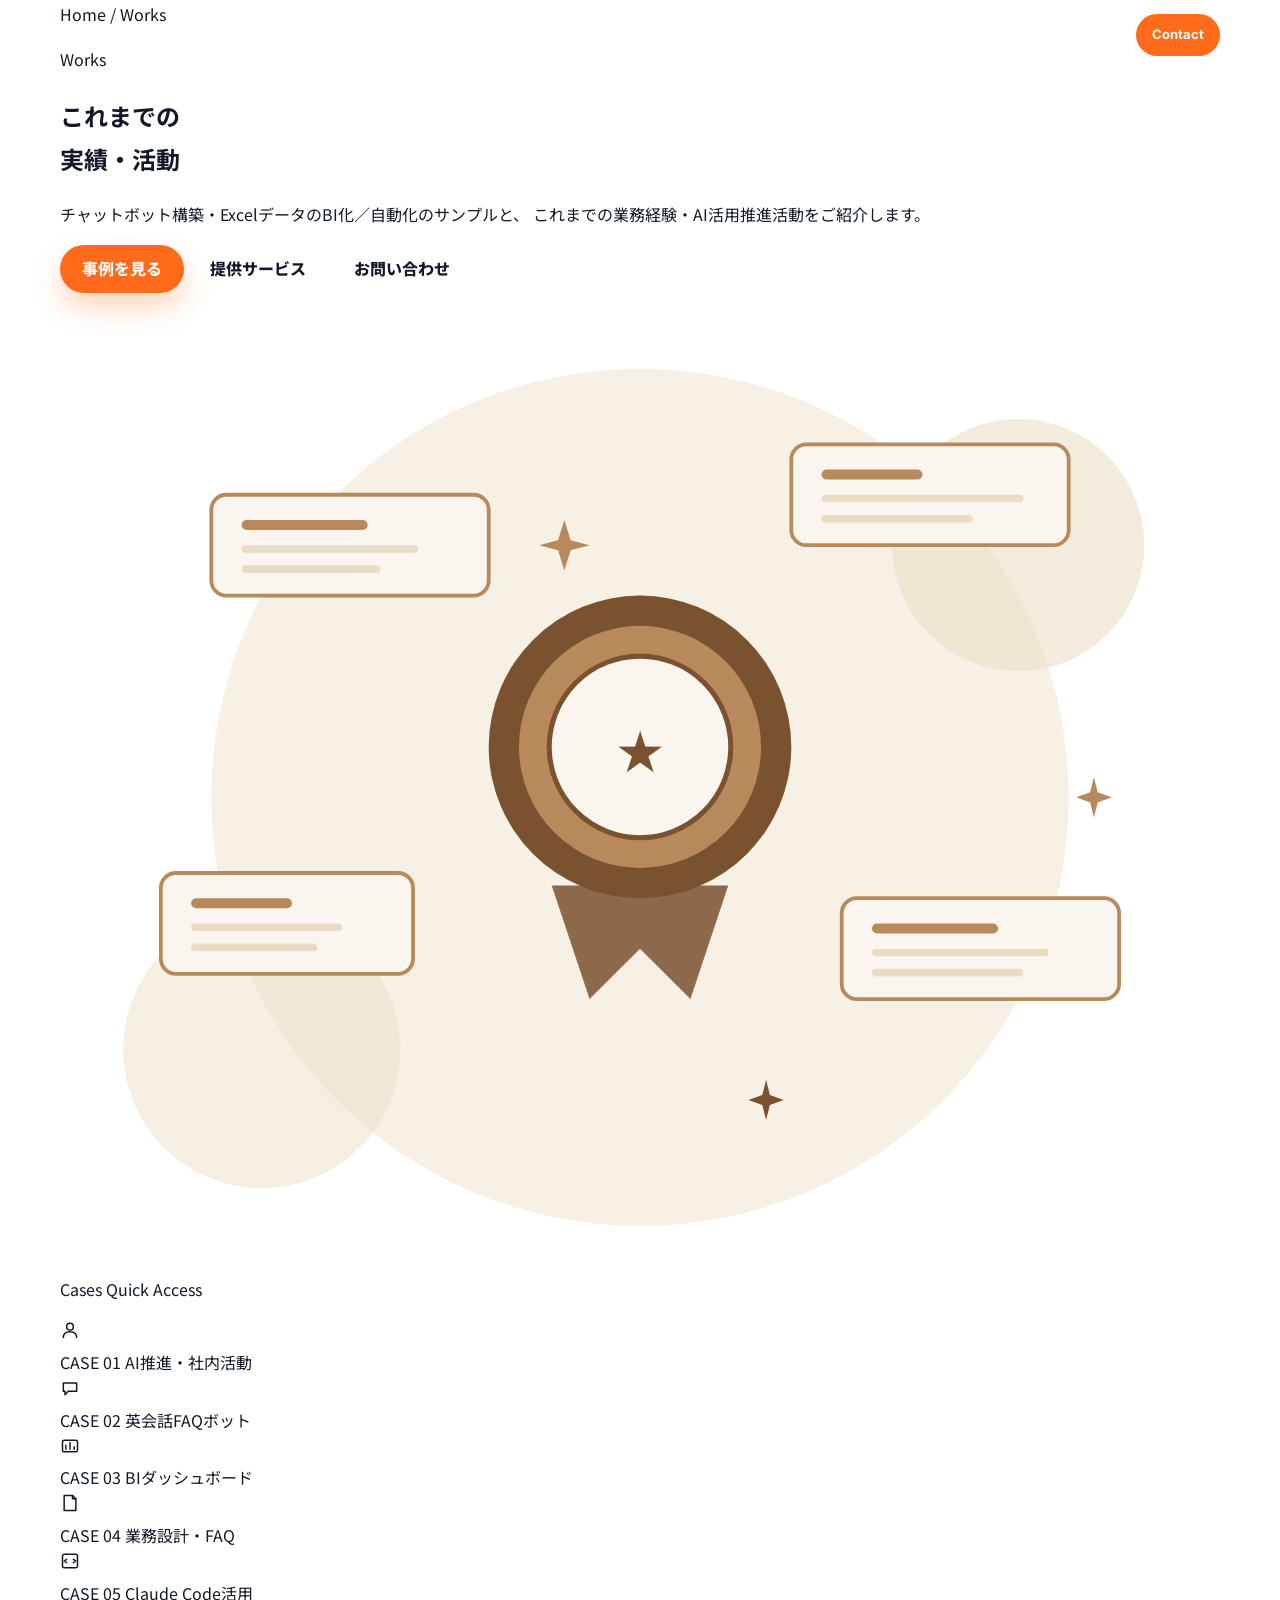
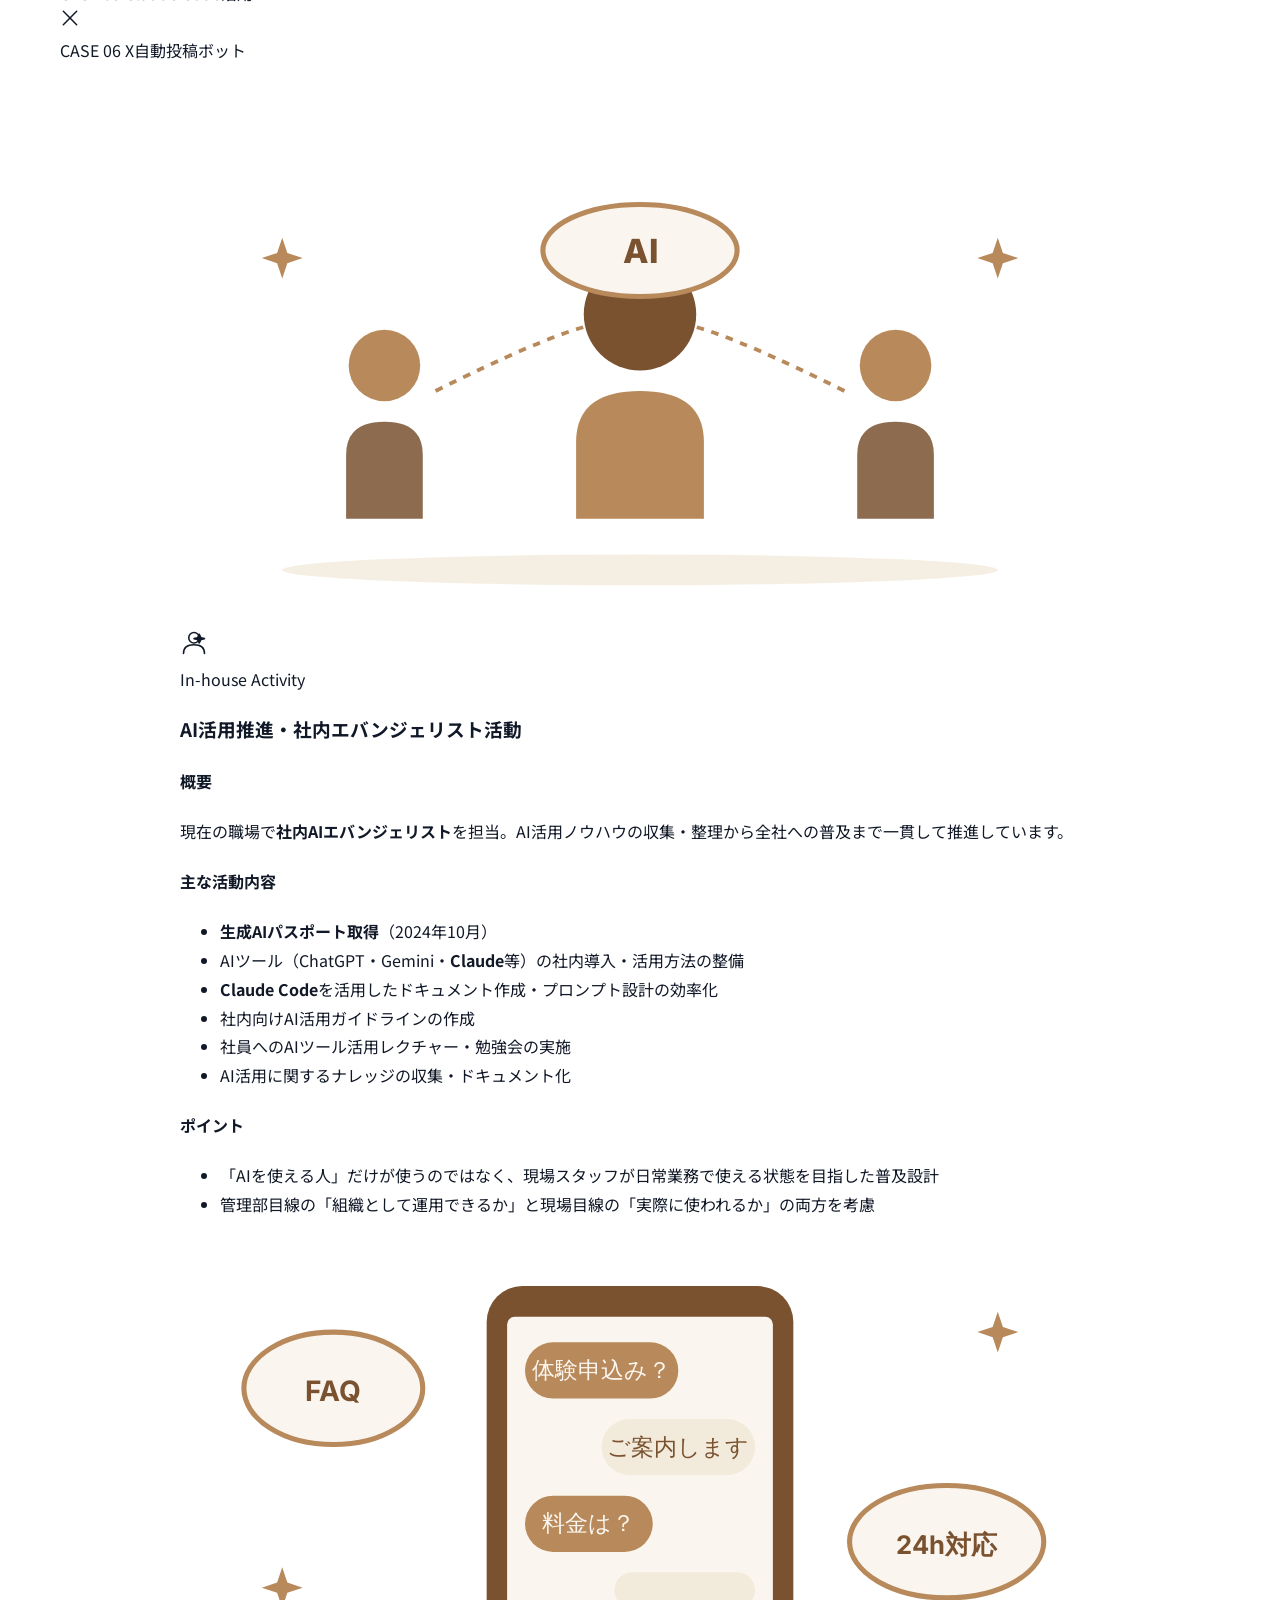
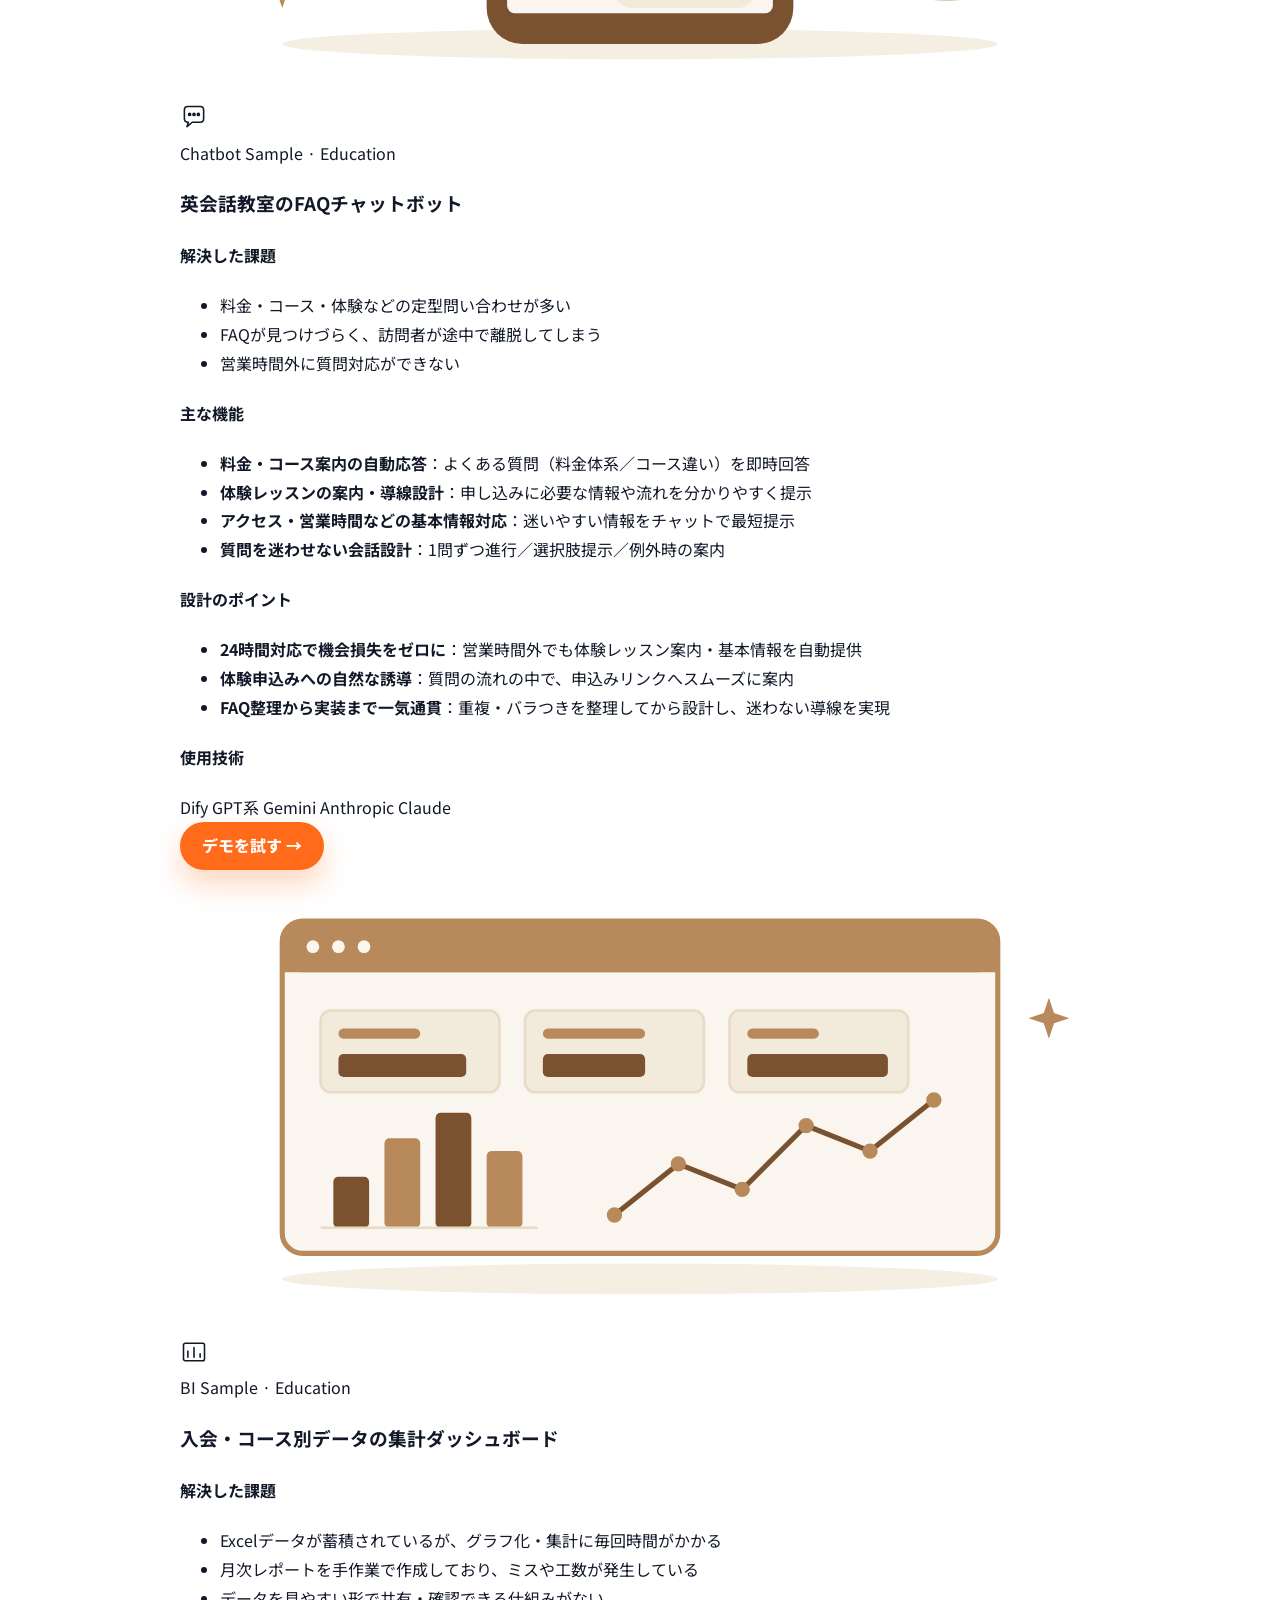
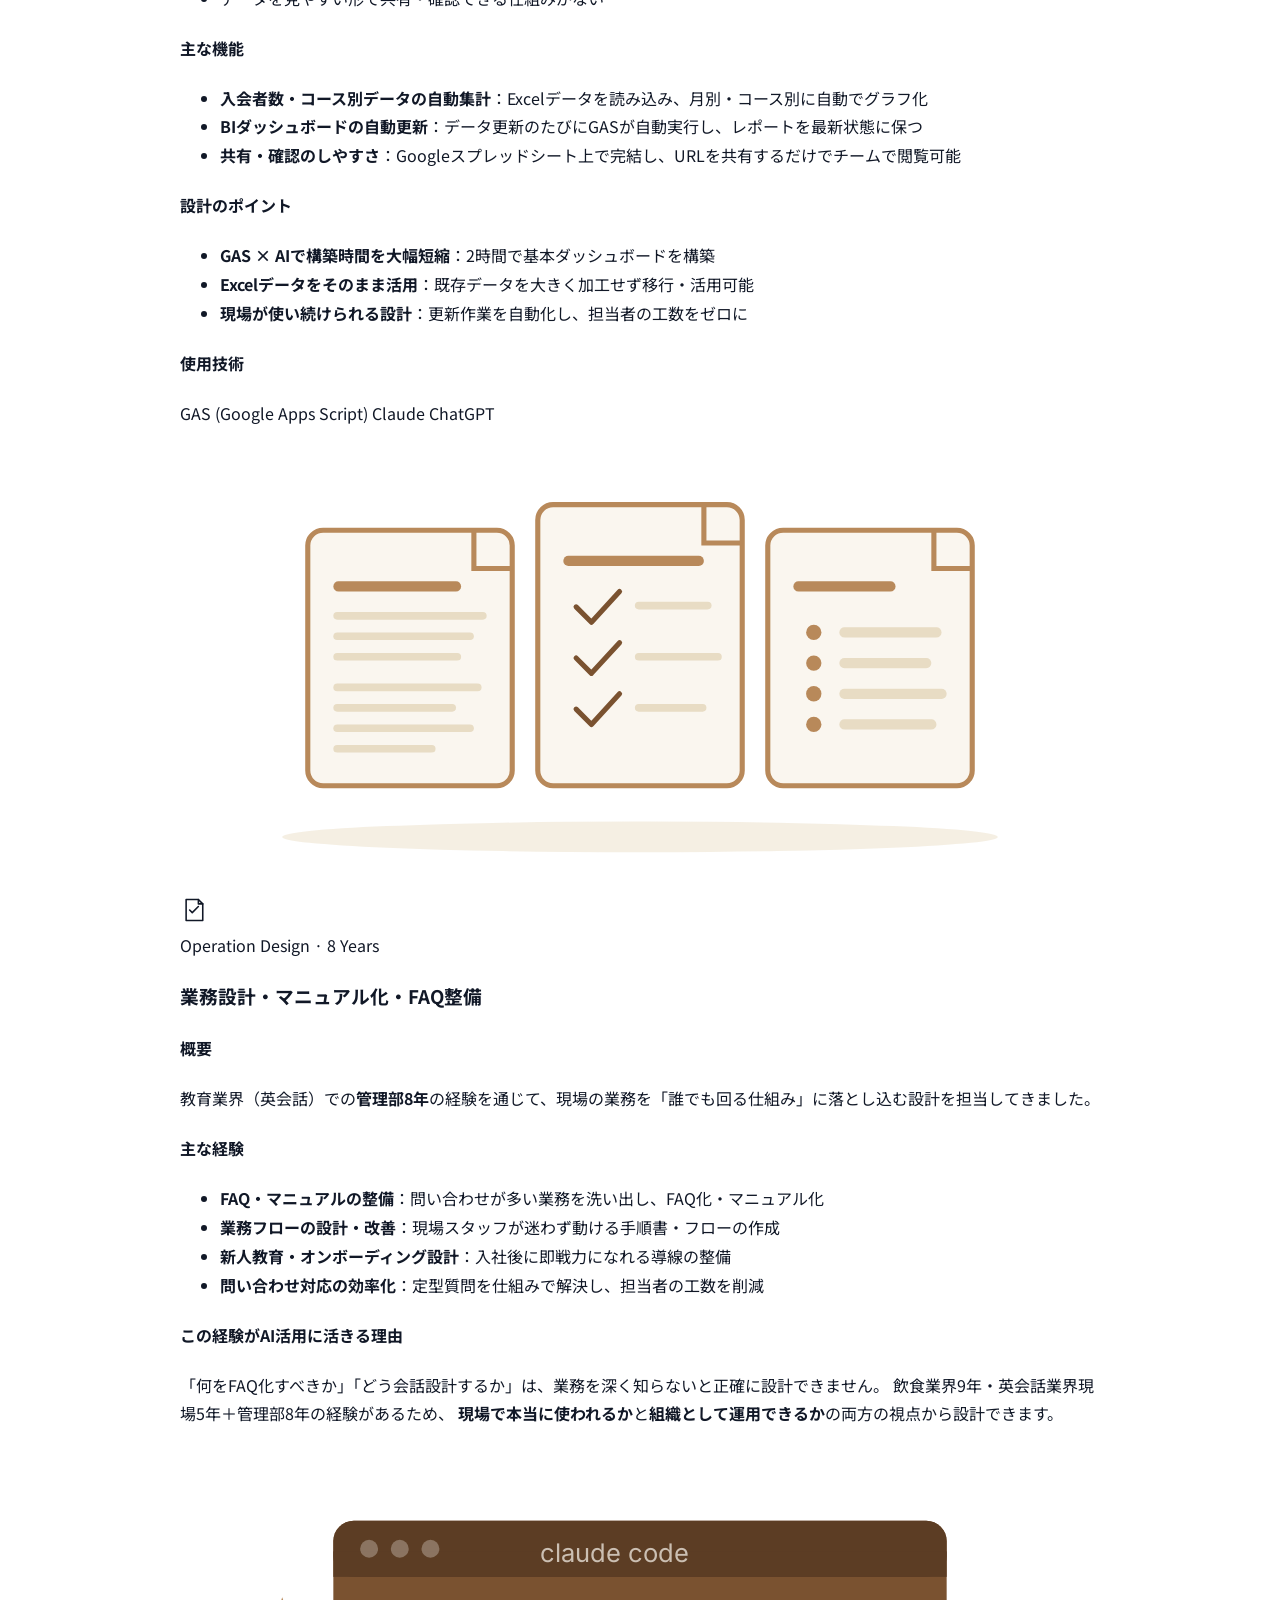
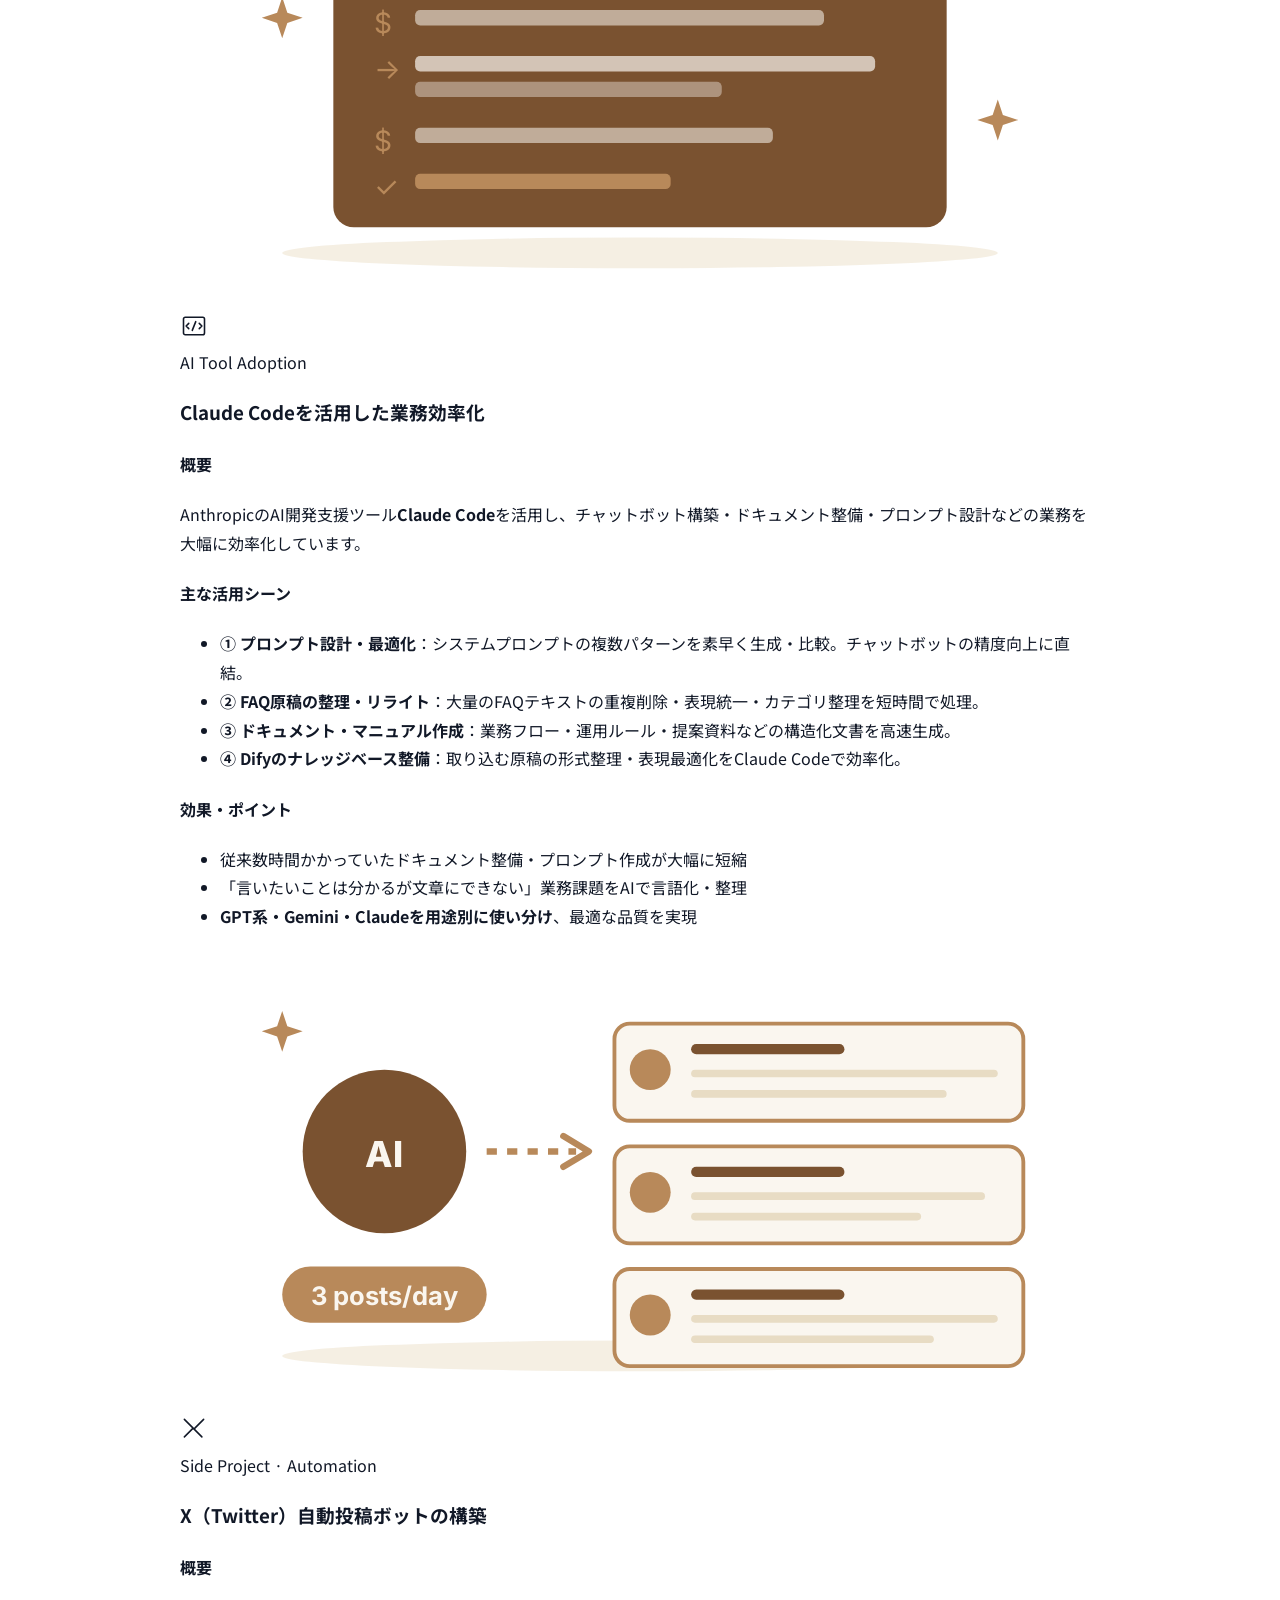
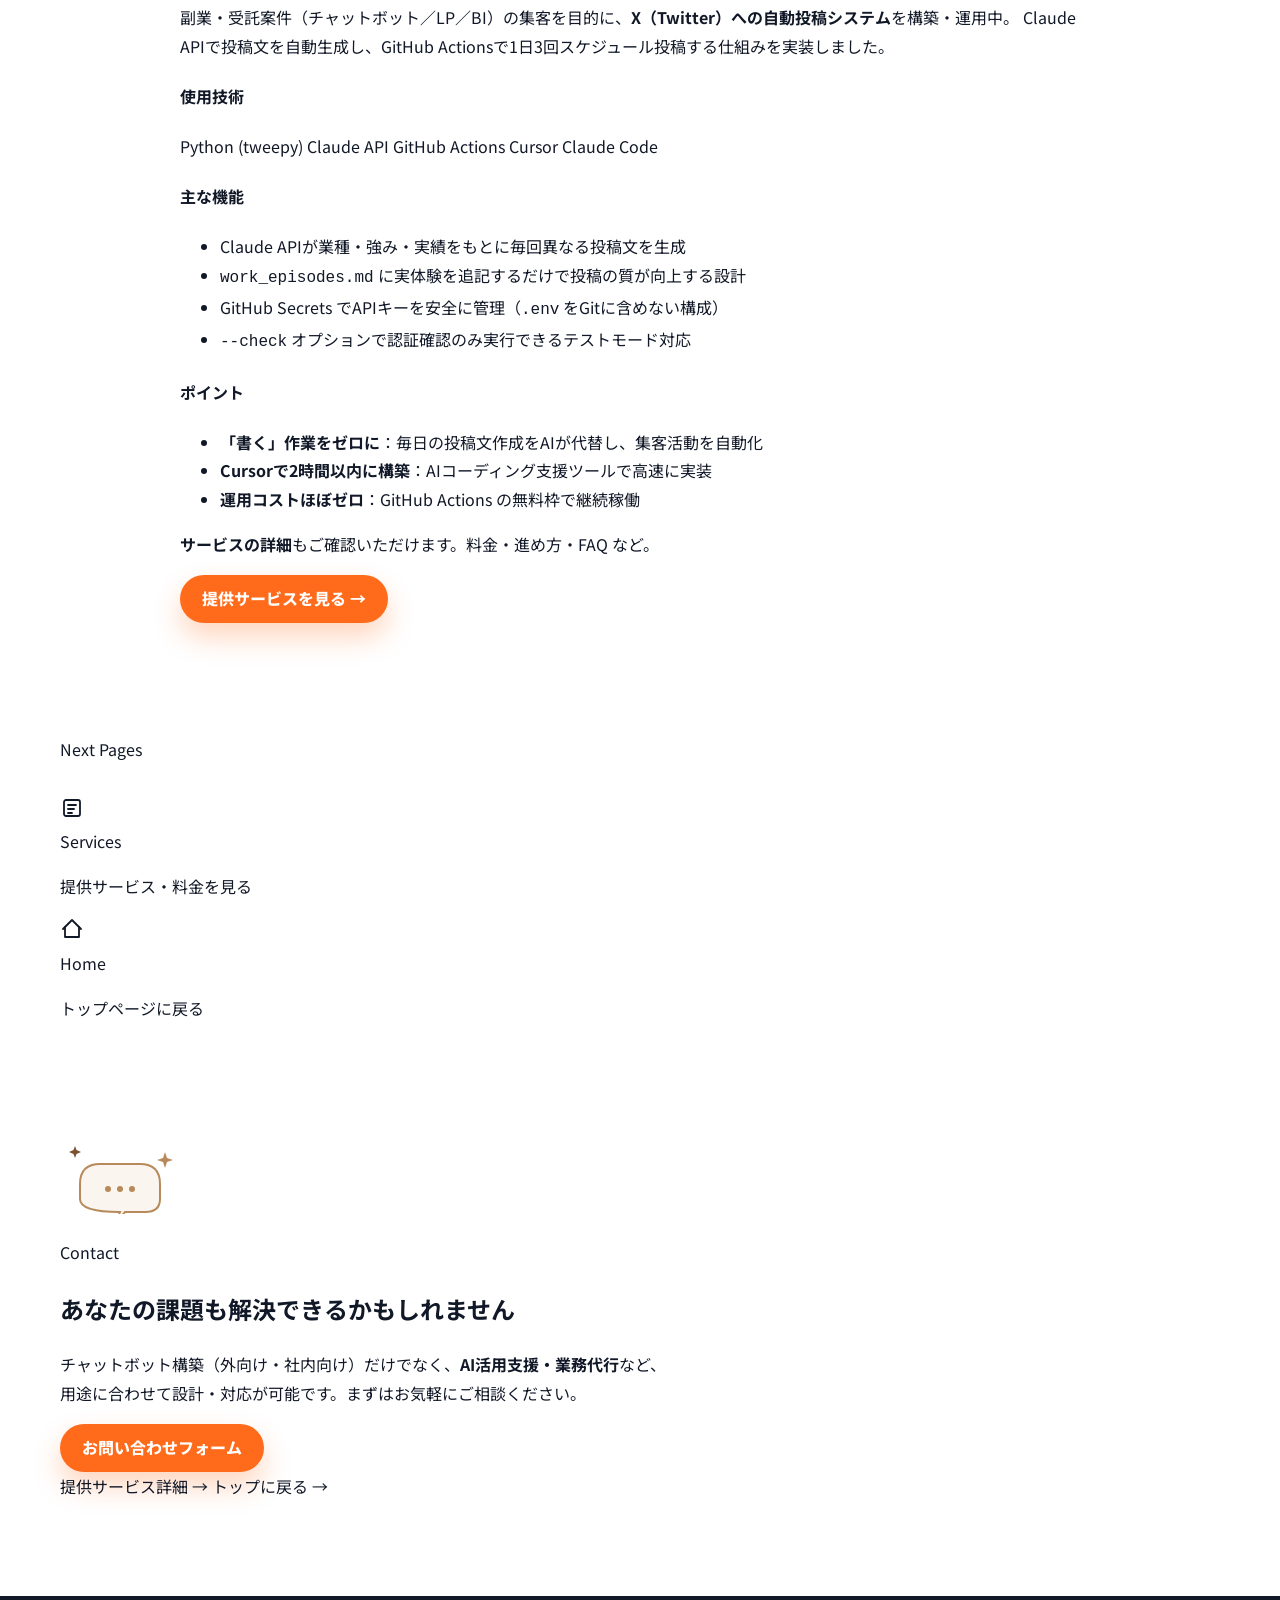
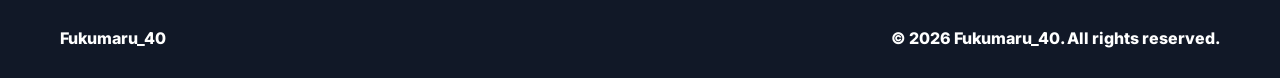
<file: works.html>
<!DOCTYPE html>
<html lang="ja">
<head>
  <meta charset="UTF-8" />
  <meta name="viewport" content="width=device-width, initial-scale=1.0" />
  <title>実績・活動 ｜ Fukumaru_40</title>
  <meta name="description" content="チャットボット構築・BIダッシュボード・AI活用推進の実績まとめ。英会話スクールFAQボット、入会データ集計ダッシュボード、Claude Code活用、X自動投稿システムなど。" />
  <link rel="preconnect" href="https://fonts.googleapis.com" />
  <link rel="preconnect" href="https://fonts.gstatic.com" crossorigin />
  <link href="https://fonts.googleapis.com/css2?family=Inter:wght@500;700&family=Noto+Sans+JP:wght@400;500;700&family=Shippori+Mincho+B1:wght@600;800&display=swap" rel="stylesheet" />
  <link rel="stylesheet" href="css/style.css" />
</head>
<body>
  <header class="site-header" id="siteHeader">
    <div class="container header-inner">
      <a href="index.html" class="brand">Fukumaru_40</a>
      <nav class="nav" aria-label="メインナビゲーション">
        <a href="index.html#about">About</a>
        <a href="services.html">Services</a>
        <a href="works.html">Works</a>
        <a href="index.html#tools">Tools</a>
        <a href="index.html#flow">Flow</a>
        <a href="index.html#contact" class="nav-cta">Contact</a>
      </nav>
      <button class="nav-toggle" aria-label="メニューを開く" aria-expanded="false">
        <span></span><span></span><span></span>
      </button>
    </div>
  </header>

  <main>
    <!-- Page Hero -->
    <section class="page-hero">
      <div class="container">
        <div class="page-hero-grid">
          <div class="page-hero-text">
            <nav class="breadcrumb" aria-label="パンくずリスト">
              <a href="index.html">Home</a>
              <span class="breadcrumb-sep">/</span>
              <span>Works</span>
            </nav>
            <p class="section-eyebrow">Works</p>
            <h1 class="page-hero-title">これまでの<br />実績・活動</h1>
            <p class="page-hero-lead">
              チャットボット構築・ExcelデータのBI化／自動化のサンプルと、
              これまでの業務経験・AI活用推進活動をご紹介します。
            </p>
            <div class="page-hero-actions">
              <a href="#cases" class="btn btn-primary">事例を見る</a>
              <a href="services.html" class="btn btn-ghost">提供サービス</a>
              <a href="#contact" class="btn btn-ghost">お問い合わせ</a>
            </div>
          </div>
          <div class="page-hero-visual" aria-hidden="true">
            <svg viewBox="0 0 460 380" xmlns="http://www.w3.org/2000/svg">
              <circle cx="230" cy="200" r="170" fill="#F2EADB" opacity="0.7"/>
              <circle cx="380" cy="100" r="50" fill="#ECE0C7" opacity="0.6"/>
              <circle cx="80" cy="300" r="55" fill="#ECE0C7" opacity="0.5"/>

              <!-- 賞状/トロフィー的なメダル -->
              <g class="illust-float">
                <circle cx="230" cy="180" r="60" fill="#7A5230"/>
                <circle cx="230" cy="180" r="48" fill="#B8895A"/>
                <circle cx="230" cy="180" r="36" fill="#FAF6EF" stroke="#7A5230" stroke-width="2"/>
                <text x="230" y="190" text-anchor="middle" font-family="Inter, sans-serif" font-size="20" font-weight="800" fill="#7A5230">★</text>
                <!-- リボン -->
                <path d="M195 235 L210 280 L230 260 L250 280 L265 235 Z" fill="#7A5230" opacity="0.85"/>
              </g>

              <!-- 周辺のミニカード（実績タグ） -->
              <g>
                <rect x="60" y="80" width="110" height="40" rx="6" fill="#FAF6EF" stroke="#B8895A" stroke-width="1.5"/>
                <rect x="72" y="90" width="50" height="4" rx="2" fill="#B8895A"/>
                <rect x="72" y="100" width="70" height="3" rx="1.5" fill="#E8DCC4"/>
                <rect x="72" y="108" width="55" height="3" rx="1.5" fill="#E8DCC4"/>
              </g>
              <g>
                <rect x="290" y="60" width="110" height="40" rx="6" fill="#FAF6EF" stroke="#B8895A" stroke-width="1.5"/>
                <rect x="302" y="70" width="40" height="4" rx="2" fill="#B8895A"/>
                <rect x="302" y="80" width="80" height="3" rx="1.5" fill="#E8DCC4"/>
                <rect x="302" y="88" width="60" height="3" rx="1.5" fill="#E8DCC4"/>
              </g>
              <g>
                <rect x="40" y="230" width="100" height="40" rx="6" fill="#FAF6EF" stroke="#B8895A" stroke-width="1.5"/>
                <rect x="52" y="240" width="40" height="4" rx="2" fill="#B8895A"/>
                <rect x="52" y="250" width="60" height="3" rx="1.5" fill="#E8DCC4"/>
                <rect x="52" y="258" width="50" height="3" rx="1.5" fill="#E8DCC4"/>
              </g>
              <g>
                <rect x="310" y="240" width="110" height="40" rx="6" fill="#FAF6EF" stroke="#B8895A" stroke-width="1.5"/>
                <rect x="322" y="250" width="50" height="4" rx="2" fill="#B8895A"/>
                <rect x="322" y="260" width="70" height="3" rx="1.5" fill="#E8DCC4"/>
                <rect x="322" y="268" width="60" height="3" rx="1.5" fill="#E8DCC4"/>
              </g>

              <!-- きらめき -->
              <g class="illust-sparkle" style="transform-origin: 200px 100px;">
                <path d="M200 90 L202.5 98 L210 100 L202.5 102 L200 110 L197.5 102 L190 100 L197.5 98 Z" fill="#B8895A"/>
              </g>
              <g class="illust-sparkle illust-sparkle-2" style="transform-origin: 280px 320px;">
                <path d="M280 312 L281.5 318 L287 320 L281.5 322 L280 328 L278.5 322 L273 320 L278.5 318 Z" fill="#7A5230"/>
              </g>
              <g class="illust-sparkle illust-sparkle-3" style="transform-origin: 410px 200px;">
                <path d="M410 192 L411.5 198 L417 200 L411.5 202 L410 208 L408.5 202 L403 200 L408.5 198 Z" fill="#B8895A"/>
              </g>
            </svg>
          </div>
        </div>
      </div>
    </section>

    <!-- クイックナビ（目次） -->
    <nav class="quick-nav" aria-label="ページ内ナビゲーション">
      <div class="container">
        <p class="quick-nav-title">Cases Quick Access</p>
        <div class="quick-nav-grid cols-6">
          <a href="#case-01" class="quick-nav-card">
            <div class="quick-nav-icon">
              <svg viewBox="0 0 24 24" width="20" height="20" fill="none" stroke="currentColor" stroke-width="1.8" stroke-linecap="round" stroke-linejoin="round">
                <circle cx="12" cy="8" r="4"/>
                <path d="M4 21 Q4 14 12 14 Q20 14 20 21"/>
              </svg>
            </div>
            <span class="quick-nav-num">CASE 01</span>
            <span class="quick-nav-label">AI推進・社内活動</span>
          </a>
          <a href="#case-02" class="quick-nav-card">
            <div class="quick-nav-icon">
              <svg viewBox="0 0 24 24" width="20" height="20" fill="none" stroke="currentColor" stroke-width="1.8" stroke-linecap="round" stroke-linejoin="round">
                <path d="M4 6h16v10H10l-4 4v-4H4z"/>
              </svg>
            </div>
            <span class="quick-nav-num">CASE 02</span>
            <span class="quick-nav-label">英会話FAQボット</span>
          </a>
          <a href="#case-03" class="quick-nav-card">
            <div class="quick-nav-icon">
              <svg viewBox="0 0 24 24" width="20" height="20" fill="none" stroke="currentColor" stroke-width="1.8" stroke-linecap="round" stroke-linejoin="round">
                <rect x="3" y="5" width="18" height="14" rx="2"/>
                <path d="M7 16V11M12 16V8M17 16V13"/>
              </svg>
            </div>
            <span class="quick-nav-num">CASE 03</span>
            <span class="quick-nav-label">BIダッシュボード</span>
          </a>
          <a href="#case-04" class="quick-nav-card">
            <div class="quick-nav-icon">
              <svg viewBox="0 0 24 24" width="20" height="20" fill="none" stroke="currentColor" stroke-width="1.8" stroke-linecap="round" stroke-linejoin="round">
                <path d="M5 3 H15 L19 7 V21 H5 Z"/>
                <path d="M15 3 V7 H19"/>
              </svg>
            </div>
            <span class="quick-nav-num">CASE 04</span>
            <span class="quick-nav-label">業務設計・FAQ</span>
          </a>
          <a href="#case-05" class="quick-nav-card">
            <div class="quick-nav-icon">
              <svg viewBox="0 0 24 24" width="20" height="20" fill="none" stroke="currentColor" stroke-width="1.8" stroke-linecap="round" stroke-linejoin="round">
                <rect x="3" y="4" width="18" height="16" rx="2"/>
                <path d="M8 10 L5 12 L8 14 M16 10 L19 12 L16 14"/>
              </svg>
            </div>
            <span class="quick-nav-num">CASE 05</span>
            <span class="quick-nav-label">Claude Code活用</span>
          </a>
          <a href="#case-06" class="quick-nav-card">
            <div class="quick-nav-icon">
              <svg viewBox="0 0 24 24" width="20" height="20" fill="none" stroke="currentColor" stroke-width="1.8" stroke-linecap="round" stroke-linejoin="round">
                <path d="M4 4 L20 20 M20 4 L4 20"/>
              </svg>
            </div>
            <span class="quick-nav-num">CASE 06</span>
            <span class="quick-nav-label">X自動投稿ボット</span>
          </a>
        </div>
      </div>
    </nav>

    <!-- Cases -->
    <section class="section" id="cases">
      <div class="container" style="max-width: 920px;">

        <!-- Case 1: AI活用推進・社内エバンジェリスト -->
        <article class="case-block" id="case-01">
          <div class="case-banner" aria-hidden="true">
            <svg viewBox="0 0 360 180" xmlns="http://www.w3.org/2000/svg">
              <ellipse cx="180" cy="160" rx="140" ry="6" fill="#ECE0C7" opacity="0.5"/>
              <!-- 真ん中：AIエバンジェリスト本人（簡略） -->
              <circle cx="180" cy="60" r="22" fill="#7A5230"/>
              <path d="M155 110 Q155 90 180 90 Q205 90 205 110 L205 140 L155 140 Z" fill="#B8895A"/>
              <!-- 周辺：チームメンバー -->
              <circle cx="80" cy="80" r="14" fill="#B8895A"/>
              <path d="M65 115 Q65 102 80 102 Q95 102 95 115 L95 140 L65 140 Z" fill="#7A5230" opacity="0.85"/>
              <circle cx="280" cy="80" r="14" fill="#B8895A"/>
              <path d="M265 115 Q265 102 280 102 Q295 102 295 115 L295 140 L265 140 Z" fill="#7A5230" opacity="0.85"/>
              <!-- AIラベル -->
              <ellipse cx="180" cy="35" rx="38" ry="18" fill="#FAF6EF" stroke="#B8895A" stroke-width="2"/>
              <text x="180" y="40" text-anchor="middle" font-family="Inter, sans-serif" font-size="13" font-weight="800" fill="#7A5230">AI</text>
              <!-- 接続ライン -->
              <path d="M100 90 Q140 70 158 65" stroke="#B8895A" stroke-width="1.5" stroke-dasharray="3,3" fill="none"/>
              <path d="M260 90 Q220 70 202 65" stroke="#B8895A" stroke-width="1.5" stroke-dasharray="3,3" fill="none"/>
              <!-- きらめき -->
              <path d="M40 30 L42 36 L48 38 L42 40 L40 46 L38 40 L32 38 L38 36 Z" fill="#B8895A"/>
              <path d="M320 30 L322 36 L328 38 L322 40 L320 46 L318 40 L312 38 L318 36 Z" fill="#B8895A"/>
            </svg>
          </div>
          <div class="case-head">
            <div class="case-icon" aria-hidden="true">
              <svg viewBox="0 0 32 32" width="28" height="28" fill="none" stroke="currentColor" stroke-width="1.8" stroke-linecap="round" stroke-linejoin="round">
                <circle cx="16" cy="10" r="6"/>
                <path d="M4 28 Q4 18 16 18 Q28 18 28 28"/>
                <path d="M22 6 L24 10 L28 11 L24 12 L22 16 L20 12 L16 11 L20 10 Z" fill="currentColor"/>
              </svg>
            </div>
            <div class="case-meta">
              <span class="case-tag">In-house Activity</span>
              <h3 class="case-title">AI活用推進・社内エバンジェリスト活動</h3>
            </div>
          </div>

          <div class="menu-section">
            <h4>概要</h4>
            <p>現在の職場で<strong>社内AIエバンジェリスト</strong>を担当。AI活用ノウハウの収集・整理から全社への普及まで一貫して推進しています。</p>
          </div>
          <div class="menu-section">
            <h4>主な活動内容</h4>
            <ul>
              <li><strong>生成AIパスポート取得</strong>（2024年10月）</li>
              <li>AIツール（ChatGPT・Gemini・<strong>Claude</strong>等）の社内導入・活用方法の整備</li>
              <li><strong>Claude Code</strong>を活用したドキュメント作成・プロンプト設計の効率化</li>
              <li>社内向けAI活用ガイドラインの作成</li>
              <li>社員へのAIツール活用レクチャー・勉強会の実施</li>
              <li>AI活用に関するナレッジの収集・ドキュメント化</li>
            </ul>
          </div>
          <div class="menu-section">
            <h4>ポイント</h4>
            <ul>
              <li>「AIを使える人」だけが使うのではなく、現場スタッフが日常業務で使える状態を目指した普及設計</li>
              <li>管理部目線の「組織として運用できるか」と現場目線の「実際に使われるか」の両方を考慮</li>
            </ul>
          </div>
        </article>

        <!-- Case 2: 英会話教室FAQチャットボット -->
        <article class="case-block" id="case-02">
          <div class="case-banner" aria-hidden="true">
            <svg viewBox="0 0 360 180" xmlns="http://www.w3.org/2000/svg">
              <ellipse cx="180" cy="160" rx="140" ry="6" fill="#ECE0C7" opacity="0.5"/>
              <!-- スマホ風 -->
              <rect x="120" y="20" width="120" height="140" rx="14" fill="#7A5230"/>
              <rect x="128" y="32" width="104" height="116" rx="3" fill="#FAF6EF"/>
              <!-- チャット画面 -->
              <rect x="135" y="42" width="60" height="22" rx="11" fill="#B8895A"/>
              <text x="165" y="56" text-anchor="middle" font-family="Inter, sans-serif" font-size="9" fill="#FAF6EF">体験申込み？</text>
              <rect x="165" y="72" width="60" height="22" rx="11" fill="#F2EADB"/>
              <text x="195" y="86" text-anchor="middle" font-family="Inter, sans-serif" font-size="9" fill="#7A5230">ご案内します</text>
              <rect x="135" y="102" width="50" height="22" rx="11" fill="#B8895A"/>
              <text x="160" y="116" text-anchor="middle" font-family="Inter, sans-serif" font-size="9" fill="#FAF6EF">料金は？</text>
              <rect x="170" y="132" width="55" height="14" rx="7" fill="#F2EADB"/>
              <!-- 周辺の吹き出し -->
              <ellipse cx="60" cy="60" rx="35" ry="22" fill="#FAF6EF" stroke="#B8895A" stroke-width="2"/>
              <text x="60" y="65" text-anchor="middle" font-family="Inter, sans-serif" font-size="11" font-weight="700" fill="#7A5230">FAQ</text>
              <ellipse cx="300" cy="120" rx="38" ry="22" fill="#FAF6EF" stroke="#B8895A" stroke-width="2"/>
              <text x="300" y="125" text-anchor="middle" font-family="Inter, sans-serif" font-size="10" font-weight="700" fill="#7A5230">24h対応</text>
              <!-- きらめき -->
              <path d="M40 130 L42 136 L48 138 L42 140 L40 146 L38 140 L32 138 L38 136 Z" fill="#B8895A"/>
              <path d="M320 30 L322 36 L328 38 L322 40 L320 46 L318 40 L312 38 L318 36 Z" fill="#B8895A"/>
            </svg>
          </div>
          <div class="case-head">
            <div class="case-icon" aria-hidden="true">
              <svg viewBox="0 0 32 32" width="28" height="28" fill="none" stroke="currentColor" stroke-width="1.8" stroke-linecap="round" stroke-linejoin="round">
                <path d="M5 8 Q5 4 9 4 L23 4 Q27 4 27 8 L27 18 Q27 22 23 22 L14 22 L8 27 L9.5 22 Q5 22 5 18 Z"/>
                <circle cx="11" cy="13" r="1.2" fill="currentColor"/>
                <circle cx="16" cy="13" r="1.2" fill="currentColor"/>
                <circle cx="21" cy="13" r="1.2" fill="currentColor"/>
              </svg>
            </div>
            <div class="case-meta">
              <span class="case-tag">Chatbot Sample · Education</span>
              <h3 class="case-title">英会話教室のFAQチャットボット</h3>
            </div>
          </div>

          <div class="menu-section">
            <h4>解決した課題</h4>
            <ul>
              <li>料金・コース・体験などの定型問い合わせが多い</li>
              <li>FAQが見つけづらく、訪問者が途中で離脱してしまう</li>
              <li>営業時間外に質問対応ができない</li>
            </ul>
          </div>
          <div class="menu-section">
            <h4>主な機能</h4>
            <ul>
              <li><strong>料金・コース案内の自動応答</strong>：よくある質問（料金体系／コース違い）を即時回答</li>
              <li><strong>体験レッスンの案内・導線設計</strong>：申し込みに必要な情報や流れを分かりやすく提示</li>
              <li><strong>アクセス・営業時間などの基本情報対応</strong>：迷いやすい情報をチャットで最短提示</li>
              <li><strong>質問を迷わせない会話設計</strong>：1問ずつ進行／選択肢提示／例外時の案内</li>
            </ul>
          </div>
          <div class="menu-section">
            <h4>設計のポイント</h4>
            <ul>
              <li><strong>24時間対応で機会損失をゼロに</strong>：営業時間外でも体験レッスン案内・基本情報を自動提供</li>
              <li><strong>体験申込みへの自然な誘導</strong>：質問の流れの中で、申込みリンクへスムーズに案内</li>
              <li><strong>FAQ整理から実装まで一気通貫</strong>：重複・バラつきを整理してから設計し、迷わない導線を実現</li>
            </ul>
          </div>
          <div class="menu-section">
            <h4>使用技術</h4>
            <div class="tech-tags">
              <span class="tech-tag">Dify</span>
              <span class="tech-tag">GPT系</span>
              <span class="tech-tag">Gemini</span>
              <span class="tech-tag">Anthropic Claude</span>
            </div>
          </div>
          <div class="menu-section">
            <a href="https://udify.app/chat/nIihJhU3dZTh8vK7" class="btn btn-primary" target="_blank" rel="noopener">デモを試す →</a>
          </div>
        </article>

        <!-- Case 3: BIダッシュボード -->
        <article class="case-block" id="case-03">
          <div class="case-banner" aria-hidden="true">
            <svg viewBox="0 0 360 180" xmlns="http://www.w3.org/2000/svg">
              <ellipse cx="180" cy="160" rx="140" ry="6" fill="#ECE0C7" opacity="0.5"/>
              <!-- ダッシュボード -->
              <rect x="40" y="20" width="280" height="130" rx="8" fill="#FAF6EF" stroke="#B8895A" stroke-width="2"/>
              <rect x="40" y="20" width="280" height="20" rx="8" fill="#B8895A"/>
              <rect x="40" y="32" width="280" height="8" fill="#B8895A"/>
              <circle cx="52" cy="30" r="2.5" fill="#FAF6EF"/>
              <circle cx="62" cy="30" r="2.5" fill="#FAF6EF"/>
              <circle cx="72" cy="30" r="2.5" fill="#FAF6EF"/>
              <!-- KPIカード -->
              <rect x="55" y="55" width="70" height="32" rx="4" fill="#F2EADB" stroke="#E8DCC4" stroke-width="1"/>
              <rect x="62" y="62" width="32" height="4" rx="2" fill="#B8895A"/>
              <rect x="62" y="72" width="50" height="9" rx="2" fill="#7A5230"/>
              <rect x="135" y="55" width="70" height="32" rx="4" fill="#F2EADB" stroke="#E8DCC4" stroke-width="1"/>
              <rect x="142" y="62" width="40" height="4" rx="2" fill="#B8895A"/>
              <rect x="142" y="72" width="40" height="9" rx="2" fill="#7A5230"/>
              <rect x="215" y="55" width="70" height="32" rx="4" fill="#F2EADB" stroke="#E8DCC4" stroke-width="1"/>
              <rect x="222" y="62" width="28" height="4" rx="2" fill="#B8895A"/>
              <rect x="222" y="72" width="55" height="9" rx="2" fill="#7A5230"/>
              <!-- 棒グラフ -->
              <rect x="60" y="120" width="14" height="20" rx="2" fill="#7A5230"/>
              <rect x="80" y="105" width="14" height="35" rx="2" fill="#B8895A"/>
              <rect x="100" y="95" width="14" height="45" rx="2" fill="#7A5230"/>
              <rect x="120" y="110" width="14" height="30" rx="2" fill="#B8895A"/>
              <line x1="55" y1="140" x2="140" y2="140" stroke="#E8DCC4" stroke-width="1"/>
              <!-- 折れ線 -->
              <polyline points="170,135 195,115 220,125 245,100 270,110 295,90"
                        stroke="#7A5230" stroke-width="2" fill="none" stroke-linecap="round"/>
              <circle cx="170" cy="135" r="3" fill="#B8895A"/>
              <circle cx="195" cy="115" r="3" fill="#B8895A"/>
              <circle cx="220" cy="125" r="3" fill="#B8895A"/>
              <circle cx="245" cy="100" r="3" fill="#B8895A"/>
              <circle cx="270" cy="110" r="3" fill="#B8895A"/>
              <circle cx="295" cy="90" r="3" fill="#B8895A"/>
              <!-- きらめき -->
              <path d="M340 50 L342 56 L348 58 L342 60 L340 66 L338 60 L332 58 L338 56 Z" fill="#B8895A"/>
            </svg>
          </div>
          <div class="case-head">
            <div class="case-icon" aria-hidden="true">
              <svg viewBox="0 0 32 32" width="28" height="28" fill="none" stroke="currentColor" stroke-width="1.8" stroke-linecap="round" stroke-linejoin="round">
                <rect x="4" y="6" width="24" height="20" rx="2"/>
                <path d="M9 22V15M16 22V11M23 22V18"/>
              </svg>
            </div>
            <div class="case-meta">
              <span class="case-tag">BI Sample · Education</span>
              <h3 class="case-title">入会・コース別データの集計ダッシュボード</h3>
            </div>
          </div>

          <div class="menu-section">
            <h4>解決した課題</h4>
            <ul>
              <li>Excelデータが蓄積されているが、グラフ化・集計に毎回時間がかかる</li>
              <li>月次レポートを手作業で作成しており、ミスや工数が発生している</li>
              <li>データを見やすい形で共有・確認できる仕組みがない</li>
            </ul>
          </div>
          <div class="menu-section">
            <h4>主な機能</h4>
            <ul>
              <li><strong>入会者数・コース別データの自動集計</strong>：Excelデータを読み込み、月別・コース別に自動でグラフ化</li>
              <li><strong>BIダッシュボードの自動更新</strong>：データ更新のたびにGASが自動実行し、レポートを最新状態に保つ</li>
              <li><strong>共有・確認のしやすさ</strong>：Googleスプレッドシート上で完結し、URLを共有するだけでチームで閲覧可能</li>
            </ul>
          </div>
          <div class="menu-section">
            <h4>設計のポイント</h4>
            <ul>
              <li><strong>GAS × AIで構築時間を大幅短縮</strong>：2時間で基本ダッシュボードを構築</li>
              <li><strong>Excelデータをそのまま活用</strong>：既存データを大きく加工せず移行・活用可能</li>
              <li><strong>現場が使い続けられる設計</strong>：更新作業を自動化し、担当者の工数をゼロに</li>
            </ul>
          </div>
          <div class="menu-section">
            <h4>使用技術</h4>
            <div class="tech-tags">
              <span class="tech-tag">GAS (Google Apps Script)</span>
              <span class="tech-tag">Claude</span>
              <span class="tech-tag">ChatGPT</span>
            </div>
          </div>
        </article>

        <!-- Case 4: 業務設計・マニュアル化 -->
        <article class="case-block" id="case-04">
          <div class="case-banner" aria-hidden="true">
            <svg viewBox="0 0 360 180" xmlns="http://www.w3.org/2000/svg">
              <ellipse cx="180" cy="160" rx="140" ry="6" fill="#ECE0C7" opacity="0.5"/>
              <!-- 3つのドキュメント -->
              <g>
                <rect x="50" y="40" width="80" height="100" rx="6" fill="#FAF6EF" stroke="#B8895A" stroke-width="2"/>
                <path d="M115 40 V55 H130" stroke="#B8895A" stroke-width="2" fill="none"/>
                <rect x="60" y="60" width="50" height="4" rx="2" fill="#B8895A"/>
                <rect x="60" y="72" width="60" height="3" rx="1.5" fill="#E8DCC4"/>
                <rect x="60" y="80" width="55" height="3" rx="1.5" fill="#E8DCC4"/>
                <rect x="60" y="88" width="50" height="3" rx="1.5" fill="#E8DCC4"/>
                <rect x="60" y="100" width="58" height="3" rx="1.5" fill="#E8DCC4"/>
                <rect x="60" y="108" width="48" height="3" rx="1.5" fill="#E8DCC4"/>
                <rect x="60" y="116" width="55" height="3" rx="1.5" fill="#E8DCC4"/>
                <rect x="60" y="124" width="40" height="3" rx="1.5" fill="#E8DCC4"/>
              </g>
              <g>
                <rect x="140" y="30" width="80" height="110" rx="6" fill="#FAF6EF" stroke="#B8895A" stroke-width="2"/>
                <path d="M205 30 V45 H220" stroke="#B8895A" stroke-width="2" fill="none"/>
                <rect x="150" y="50" width="55" height="4" rx="2" fill="#B8895A"/>
                <path d="M155 70 L161 76 L172 64" stroke="#7A5230" stroke-width="2" fill="none" stroke-linecap="round" stroke-linejoin="round"/>
                <rect x="178" y="68" width="30" height="3" rx="1.5" fill="#E8DCC4"/>
                <path d="M155 90 L161 96 L172 84" stroke="#7A5230" stroke-width="2" fill="none" stroke-linecap="round" stroke-linejoin="round"/>
                <rect x="178" y="88" width="34" height="3" rx="1.5" fill="#E8DCC4"/>
                <path d="M155 110 L161 116 L172 104" stroke="#7A5230" stroke-width="2" fill="none" stroke-linecap="round" stroke-linejoin="round"/>
                <rect x="178" y="108" width="28" height="3" rx="1.5" fill="#E8DCC4"/>
              </g>
              <g>
                <rect x="230" y="40" width="80" height="100" rx="6" fill="#FAF6EF" stroke="#B8895A" stroke-width="2"/>
                <path d="M295 40 V55 H310" stroke="#B8895A" stroke-width="2" fill="none"/>
                <rect x="240" y="60" width="40" height="4" rx="2" fill="#B8895A"/>
                <circle cx="248" cy="80" r="3" fill="#B8895A"/>
                <rect x="258" y="78" width="40" height="4" rx="2" fill="#E8DCC4"/>
                <circle cx="248" cy="92" r="3" fill="#B8895A"/>
                <rect x="258" y="90" width="36" height="4" rx="2" fill="#E8DCC4"/>
                <circle cx="248" cy="104" r="3" fill="#B8895A"/>
                <rect x="258" y="102" width="42" height="4" rx="2" fill="#E8DCC4"/>
                <circle cx="248" cy="116" r="3" fill="#B8895A"/>
                <rect x="258" y="114" width="38" height="4" rx="2" fill="#E8DCC4"/>
              </g>
            </svg>
          </div>
          <div class="case-head">
            <div class="case-icon" aria-hidden="true">
              <svg viewBox="0 0 32 32" width="28" height="28" fill="none" stroke="currentColor" stroke-width="1.8" stroke-linecap="round" stroke-linejoin="round">
                <path d="M7 4 H21 L26 9 V28 H7 Z"/>
                <path d="M21 4 V9 H26"/>
                <path d="M11 16 L14 19 L21 12"/>
              </svg>
            </div>
            <div class="case-meta">
              <span class="case-tag">Operation Design · 8 Years</span>
              <h3 class="case-title">業務設計・マニュアル化・FAQ整備</h3>
            </div>
          </div>

          <div class="menu-section">
            <h4>概要</h4>
            <p>教育業界（英会話）での<strong>管理部8年</strong>の経験を通じて、現場の業務を「誰でも回る仕組み」に落とし込む設計を担当してきました。</p>
          </div>
          <div class="menu-section">
            <h4>主な経験</h4>
            <ul>
              <li><strong>FAQ・マニュアルの整備</strong>：問い合わせが多い業務を洗い出し、FAQ化・マニュアル化</li>
              <li><strong>業務フローの設計・改善</strong>：現場スタッフが迷わず動ける手順書・フローの作成</li>
              <li><strong>新人教育・オンボーディング設計</strong>：入社後に即戦力になれる導線の整備</li>
              <li><strong>問い合わせ対応の効率化</strong>：定型質問を仕組みで解決し、担当者の工数を削減</li>
            </ul>
          </div>
          <div class="menu-section">
            <h4>この経験がAI活用に活きる理由</h4>
            <p>「何をFAQ化すべきか」「どう会話設計するか」は、業務を深く知らないと正確に設計できません。
            飲食業界9年・英会話業界現場5年＋管理部8年の経験があるため、
            <strong>現場で本当に使われるか</strong>と<strong>組織として運用できるか</strong>の両方の視点から設計できます。</p>
          </div>
        </article>

        <!-- Case 5: Claude Code -->
        <article class="case-block" id="case-05">
          <div class="case-banner" aria-hidden="true">
            <svg viewBox="0 0 360 180" xmlns="http://www.w3.org/2000/svg">
              <ellipse cx="180" cy="160" rx="140" ry="6" fill="#ECE0C7" opacity="0.5"/>
              <!-- ターミナル -->
              <rect x="60" y="30" width="240" height="120" rx="8" fill="#7A5230"/>
              <rect x="60" y="30" width="240" height="22" rx="8" fill="#5C3D24"/>
              <rect x="60" y="42" width="240" height="10" fill="#5C3D24"/>
              <circle cx="74" cy="41" r="3.5" fill="#FAF6EF" opacity="0.3"/>
              <circle cx="86" cy="41" r="3.5" fill="#FAF6EF" opacity="0.3"/>
              <circle cx="98" cy="41" r="3.5" fill="#FAF6EF" opacity="0.3"/>
              <text x="170" y="46" text-anchor="middle" font-family="Inter, sans-serif" font-size="10" fill="#FAF6EF" opacity="0.7">claude code</text>
              <!-- コード行 -->
              <text x="76" y="74" font-family="Inter, sans-serif" font-size="11" fill="#B8895A">$</text>
              <rect x="92" y="65" width="160" height="6" rx="2" fill="#FAF6EF" opacity="0.55"/>
              <text x="76" y="92" font-family="Inter, sans-serif" font-size="11" fill="#B8895A">→</text>
              <rect x="92" y="83" width="180" height="6" rx="2" fill="#FAF6EF" opacity="0.7"/>
              <rect x="92" y="93" width="120" height="6" rx="2" fill="#FAF6EF" opacity="0.4"/>
              <text x="76" y="120" font-family="Inter, sans-serif" font-size="11" fill="#B8895A">$</text>
              <rect x="92" y="111" width="140" height="6" rx="2" fill="#FAF6EF" opacity="0.55"/>
              <text x="76" y="138" font-family="Inter, sans-serif" font-size="11" fill="#B8895A">✓</text>
              <rect x="92" y="129" width="100" height="6" rx="2" fill="#B8895A"/>
              <!-- きらめき -->
              <path d="M40 60 L42 66 L48 68 L42 70 L40 76 L38 70 L32 68 L38 66 Z" fill="#B8895A"/>
              <path d="M320 100 L322 106 L328 108 L322 110 L320 116 L318 110 L312 108 L318 106 Z" fill="#B8895A"/>
            </svg>
          </div>
          <div class="case-head">
            <div class="case-icon" aria-hidden="true">
              <svg viewBox="0 0 32 32" width="28" height="28" fill="none" stroke="currentColor" stroke-width="1.8" stroke-linecap="round" stroke-linejoin="round">
                <rect x="4" y="6" width="24" height="20" rx="2"/>
                <path d="M10 13 L7 16 L10 19"/>
                <path d="M22 13 L25 16 L22 19"/>
                <path d="M18 11 L14 21"/>
              </svg>
            </div>
            <div class="case-meta">
              <span class="case-tag">AI Tool Adoption</span>
              <h3 class="case-title">Claude Codeを活用した業務効率化</h3>
            </div>
          </div>

          <div class="menu-section">
            <h4>概要</h4>
            <p>AnthropicのAI開発支援ツール<strong>Claude Code</strong>を活用し、チャットボット構築・ドキュメント整備・プロンプト設計などの業務を大幅に効率化しています。</p>
          </div>
          <div class="menu-section">
            <h4>主な活用シーン</h4>
            <ul>
              <li><strong>① プロンプト設計・最適化</strong>：システムプロンプトの複数パターンを素早く生成・比較。チャットボットの精度向上に直結。</li>
              <li><strong>② FAQ原稿の整理・リライト</strong>：大量のFAQテキストの重複削除・表現統一・カテゴリ整理を短時間で処理。</li>
              <li><strong>③ ドキュメント・マニュアル作成</strong>：業務フロー・運用ルール・提案資料などの構造化文書を高速生成。</li>
              <li><strong>④ Difyのナレッジベース整備</strong>：取り込む原稿の形式整理・表現最適化をClaude Codeで効率化。</li>
            </ul>
          </div>
          <div class="menu-section">
            <h4>効果・ポイント</h4>
            <ul>
              <li>従来数時間かかっていたドキュメント整備・プロンプト作成が大幅に短縮</li>
              <li>「言いたいことは分かるが文章にできない」業務課題をAIで言語化・整理</li>
              <li><strong>GPT系・Gemini・Claudeを用途別に使い分け</strong>、最適な品質を実現</li>
            </ul>
          </div>
        </article>

        <!-- Case 6: X自動投稿ボット -->
        <article class="case-block" id="case-06">
          <div class="case-banner" aria-hidden="true">
            <svg viewBox="0 0 360 180" xmlns="http://www.w3.org/2000/svg">
              <ellipse cx="180" cy="160" rx="140" ry="6" fill="#ECE0C7" opacity="0.5"/>
              <!-- AI/Claude → 投稿カード -->
              <circle cx="80" cy="80" r="32" fill="#7A5230"/>
              <text x="80" y="86" text-anchor="middle" font-family="Inter, sans-serif" font-size="14" font-weight="800" fill="#FAF6EF">AI</text>
              <!-- 矢印 -->
              <path d="M120 80 L155 80" stroke="#B8895A" stroke-width="2.5" stroke-dasharray="4,4"/>
              <path d="M150 74 L160 80 L150 86" stroke="#B8895A" stroke-width="2.5" fill="none" stroke-linecap="round" stroke-linejoin="round"/>
              <!-- 投稿カード3枚 -->
              <g>
                <rect x="170" y="30" width="160" height="38" rx="6" fill="#FAF6EF" stroke="#B8895A" stroke-width="1.5"/>
                <circle cx="184" cy="48" r="8" fill="#B8895A"/>
                <rect x="200" y="38" width="60" height="4" rx="2" fill="#7A5230"/>
                <rect x="200" y="48" width="120" height="3" rx="1.5" fill="#E8DCC4"/>
                <rect x="200" y="56" width="100" height="3" rx="1.5" fill="#E8DCC4"/>
              </g>
              <g>
                <rect x="170" y="78" width="160" height="38" rx="6" fill="#FAF6EF" stroke="#B8895A" stroke-width="1.5"/>
                <circle cx="184" cy="96" r="8" fill="#B8895A"/>
                <rect x="200" y="86" width="60" height="4" rx="2" fill="#7A5230"/>
                <rect x="200" y="96" width="115" height="3" rx="1.5" fill="#E8DCC4"/>
                <rect x="200" y="104" width="90" height="3" rx="1.5" fill="#E8DCC4"/>
              </g>
              <g>
                <rect x="170" y="126" width="160" height="38" rx="6" fill="#FAF6EF" stroke="#B8895A" stroke-width="1.5"/>
                <circle cx="184" cy="144" r="8" fill="#B8895A"/>
                <rect x="200" y="134" width="60" height="4" rx="2" fill="#7A5230"/>
                <rect x="200" y="144" width="120" height="3" rx="1.5" fill="#E8DCC4"/>
                <rect x="200" y="152" width="95" height="3" rx="1.5" fill="#E8DCC4"/>
              </g>
              <!-- 「3posts/day」ラベル -->
              <rect x="40" y="125" width="80" height="22" rx="11" fill="#B8895A"/>
              <text x="80" y="140" text-anchor="middle" font-family="Inter, sans-serif" font-size="10" font-weight="700" fill="#FAF6EF">3 posts/day</text>
              <!-- きらめき -->
              <path d="M40 25 L42 31 L48 33 L42 35 L40 41 L38 35 L32 33 L38 31 Z" fill="#B8895A"/>
            </svg>
          </div>
          <div class="case-head">
            <div class="case-icon" aria-hidden="true">
              <svg viewBox="0 0 32 32" width="28" height="28" fill="none" stroke="currentColor" stroke-width="1.8" stroke-linecap="round" stroke-linejoin="round">
                <path d="M5 5 L15 15 L5 25 M5 5 L25 25 M27 5 L17 15"/>
              </svg>
            </div>
            <div class="case-meta">
              <span class="case-tag">Side Project · Automation</span>
              <h3 class="case-title">X（Twitter）自動投稿ボットの構築</h3>
            </div>
          </div>

          <div class="menu-section">
            <h4>概要</h4>
            <p>副業・受託案件（チャットボット／LP／BI）の集客を目的に、<strong>X（Twitter）への自動投稿システム</strong>を構築・運用中。
            Claude APIで投稿文を自動生成し、GitHub Actionsで1日3回スケジュール投稿する仕組みを実装しました。</p>
          </div>
          <div class="menu-section">
            <h4>使用技術</h4>
            <div class="tech-tags">
              <span class="tech-tag">Python (tweepy)</span>
              <span class="tech-tag">Claude API</span>
              <span class="tech-tag">GitHub Actions</span>
              <span class="tech-tag">Cursor</span>
              <span class="tech-tag">Claude Code</span>
            </div>
          </div>
          <div class="menu-section">
            <h4>主な機能</h4>
            <ul>
              <li>Claude APIが業種・強み・実績をもとに毎回異なる投稿文を生成</li>
              <li><code>work_episodes.md</code> に実体験を追記するだけで投稿の質が向上する設計</li>
              <li>GitHub Secrets でAPIキーを安全に管理（<code>.env</code> をGitに含めない構成）</li>
              <li><code>--check</code> オプションで認証確認のみ実行できるテストモード対応</li>
            </ul>
          </div>
          <div class="menu-section">
            <h4>ポイント</h4>
            <ul>
              <li><strong>「書く」作業をゼロに</strong>：毎日の投稿文作成をAIが代替し、集客活動を自動化</li>
              <li><strong>Cursorで2時間以内に構築</strong>：AIコーディング支援ツールで高速に実装</li>
              <li><strong>運用コストほぼゼロ</strong>：GitHub Actions の無料枠で継続稼働</li>
            </ul>
          </div>
        </article>

        <!-- インラインCTA -->
        <div class="inline-cta">
          <p class="inline-cta-text"><strong>サービスの詳細</strong>もご確認いただけます。料金・進め方・FAQ など。</p>
          <a href="services.html" class="btn btn-primary">提供サービスを見る →</a>
        </div>
      </div>
    </section>

    <!-- ページ間ナビゲーション -->
    <section class="page-nav-section">
      <div class="container">
        <p class="quick-nav-title" style="margin-bottom: 32px;">Next Pages</p>
        <div class="page-nav-grid">
          <a href="services.html" class="page-nav-card">
            <div class="page-nav-icon">
              <svg viewBox="0 0 24 24" width="24" height="24" fill="none" stroke="currentColor" stroke-width="1.8" stroke-linecap="round" stroke-linejoin="round">
                <rect x="4" y="4" width="16" height="16" rx="2"/>
                <path d="M8 9h8M8 13h6M8 17h4"/>
              </svg>
            </div>
            <div class="page-nav-meta">
              <span class="page-nav-eyebrow">Services</span>
              <p class="page-nav-label">提供サービス・料金を見る</p>
            </div>
          </a>
          <a href="index.html" class="page-nav-card">
            <div class="page-nav-icon">
              <svg viewBox="0 0 24 24" width="24" height="24" fill="none" stroke="currentColor" stroke-width="1.8" stroke-linecap="round" stroke-linejoin="round">
                <path d="M3 12 L12 3 L21 12"/>
                <path d="M5 10v10h14V10"/>
              </svg>
            </div>
            <div class="page-nav-meta">
              <span class="page-nav-eyebrow">Home</span>
              <p class="page-nav-label">トップページに戻る</p>
            </div>
          </a>
        </div>
      </div>
    </section>

    <!-- CTA -->
    <section class="section section-contact" id="contact">
      <div class="container">
        <div class="contact-illust" aria-hidden="true">
          <svg viewBox="0 0 120 80" width="120" height="80" xmlns="http://www.w3.org/2000/svg">
            <path d="M20 50 Q20 30 40 30 L80 30 Q100 30 100 50 L100 65 Q100 78 85 78 L65 78 L55 90 L60 78 Q20 78 20 65 Z"
                  fill="#FAF6EF" stroke="#B8895A" stroke-width="2"/>
            <circle cx="48" cy="55" r="3" fill="#B8895A"/>
            <circle cx="60" cy="55" r="3" fill="#B8895A"/>
            <circle cx="72" cy="55" r="3" fill="#B8895A"/>
            <path d="M105 18 L107 24 L113 26 L107 28 L105 34 L103 28 L97 26 L103 24 Z" fill="#B8895A"/>
            <path d="M15 12 L16.5 16 L21 18 L16.5 20 L15 24 L13.5 20 L9 18 L13.5 16 Z" fill="#7A5230"/>
          </svg>
        </div>
        <p class="section-eyebrow">Contact</p>
        <h2 class="contact-title">あなたの課題も解決できるかもしれません</h2>
        <p class="contact-lead">
          チャットボット構築（外向け・社内向け）だけでなく、<strong>AI活用支援・業務代行</strong>など、<br />
          用途に合わせて設計・対応が可能です。まずはお気軽にご相談ください。
        </p>
        <div class="contact-cta">
          <a href="https://docs.google.com/forms/d/e/1FAIpQLSd_Ki3tBT9Z_OOSIhmURur8VmkFWVl4bQ4_9GsXnbAvwLc6aA/viewform?usp=header" class="btn btn-primary btn-lg" target="_blank" rel="noopener">お問い合わせフォーム</a>
        </div>
        <div class="contact-links">
          <a href="services.html">提供サービス詳細 →</a>
          <a href="index.html">トップに戻る →</a>
        </div>
      </div>
    </section>
  </main>

  <footer class="site-footer">
    <div class="container footer-inner">
      <p class="footer-brand">Fukumaru_40</p>
      <p class="footer-copy">© <span id="year"></span> Fukumaru_40. All rights reserved.</p>
    </div>
  </footer>

  <script src="js/script.js" defer></script>
</body>
</html>
</file>
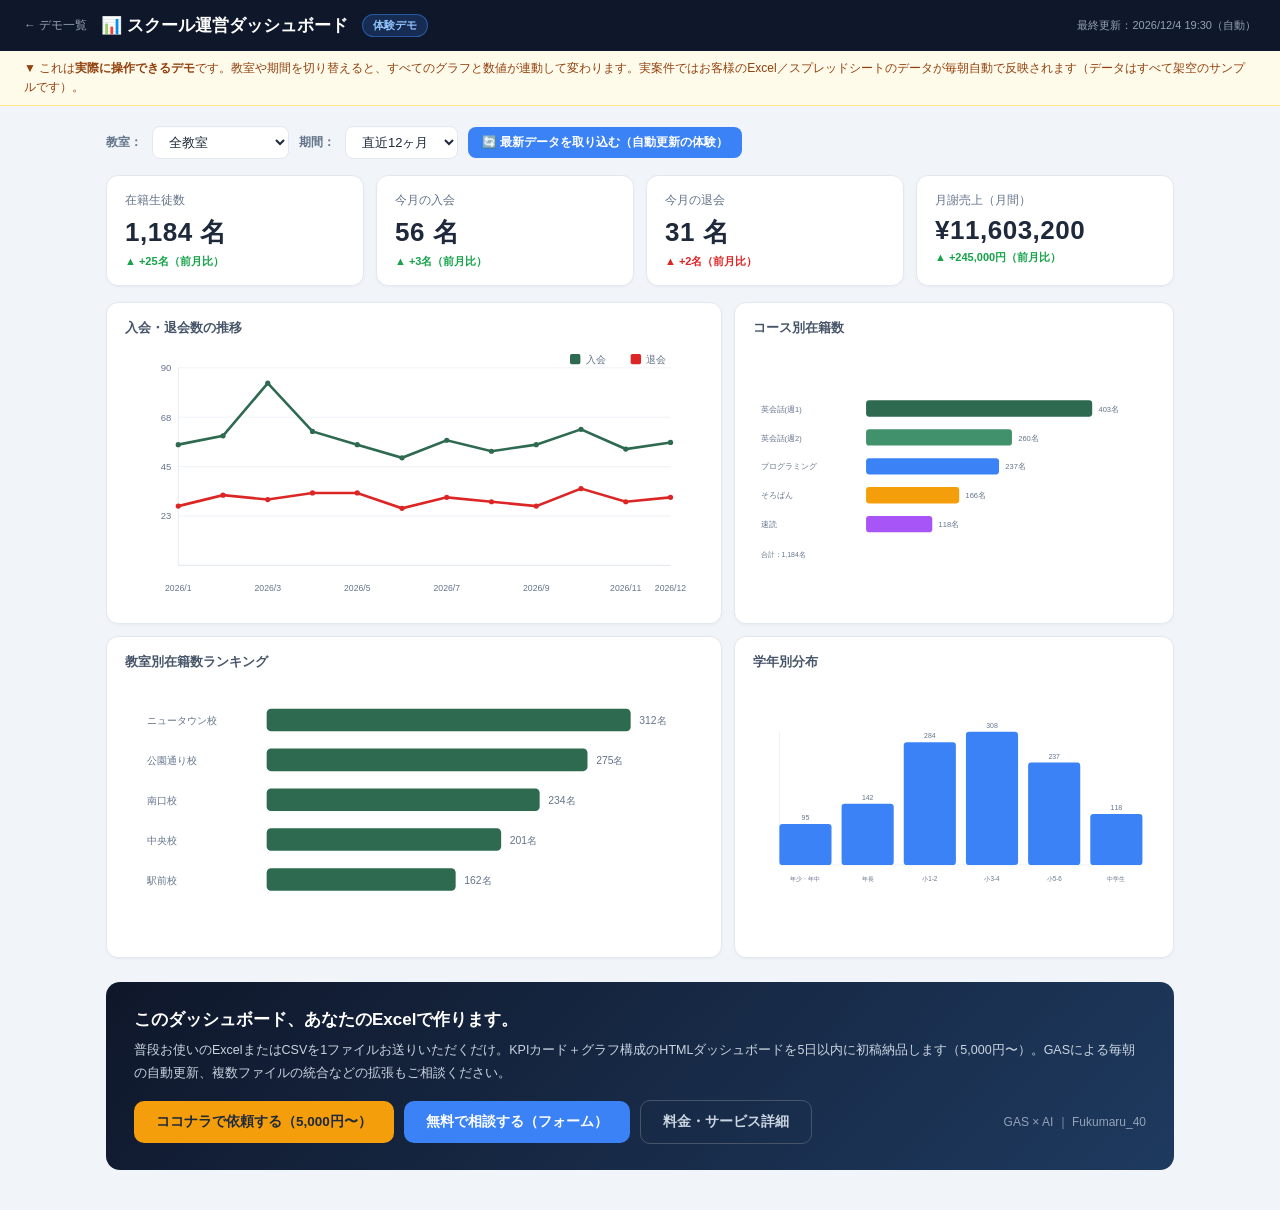
<file: demos/bi_dashboard.html>
<!DOCTYPE html>
<html lang="ja">
<head>
<meta charset="UTF-8">
<meta name="viewport" content="width=device-width, initial-scale=1.0">
<title>BIダッシュボード体験デモ｜Fukumaru_40</title>
<meta name="description" content="実際に操作できるBIダッシュボードのデモ。教室・期間フィルタ、前月比KPI、自動更新まで体験できます。ExcelまたはCSVを1ファイル送るだけで、同等のダッシュボードを制作します。">
<style>
*{margin:0;padding:0;box-sizing:border-box} :root{--bg:#f1f5f9;--card:#fff;--ink:#1e293b;--sub:#64748b;--line:#e2e8f0;--accent:#2d6a4f;--blue:#3b82f6;--up:#16a34a;--down:#dc2626;--orange:#f59e0b;--purple:#a855f7} body{font-family:'Hiragino Kaku Gothic ProN','Yu Gothic',sans-serif;background:var(--bg);color:var(--ink)} .topbar{background:#0f172a;color:#fff;padding:14px 24px;display:flex;align-items:center;gap:14px;flex-wrap:wrap}.topbar .back{font-size:12px;color:#94a3b8;text-decoration:none}.topbar .back:hover{color:#60a5fa}.topbar h1{font-size:17px;font-weight:700}.badge{background:rgba(59,130,246,.2);border:1px solid rgba(59,130,246,.5);color:#93c5fd;font-size:11px;font-weight:600;padding:3px 10px;border-radius:12px}.topbar .updated{margin-left:auto;font-size:11px;color:#94a3b8}.demo-note{background:#fffbeb;border-bottom:1px solid #fde68a;color:#92400e;font-size:12px;padding:8px 24px;line-height:1.6}.wrap{max-width:1100px;margin:0 auto;padding:20px 16px 40px}.filters{display:flex;gap:10px;flex-wrap:wrap;margin-bottom:16px;align-items:center}.filters label{font-size:12px;color:var(--sub);font-weight:600}.filters select{font-size:13px;padding:7px 12px;border:1px solid var(--line);border-radius:8px;background:#fff;color:var(--ink);cursor:pointer}.filters button{font-size:12px;padding:7px 14px;border:none;border-radius:8px;background:var(--blue);color:#fff;font-weight:600;cursor:pointer}.filters button:hover{opacity:.9}.kpis{display:grid;grid-template-columns:repeat(4,1fr);gap:12px;margin-bottom:16px}.kpi{background:var(--card);border-radius:12px;padding:16px 18px;border:1px solid var(--line);box-shadow:0 1px 3px rgba(0,0,0,.04)}.kpi .t{font-size:12px;color:var(--sub);margin-bottom:6px}.kpi .v{font-size:26px;font-weight:800;letter-spacing:.02em}.kpi .d{font-size:11px;margin-top:4px;font-weight:600}.kpi .d.up{color:var(--up)}.kpi .d.down{color:var(--down)}.grid{display:grid;grid-template-columns:1.4fr 1fr;gap:12px}.card{background:var(--card);border-radius:12px;padding:16px 18px;border:1px solid var(--line);box-shadow:0 1px 3px rgba(0,0,0,.04)}.card h3{font-size:13px;font-weight:700;color:#475569;margin-bottom:10px}.chart{width:100%;height:260px;display:block}.empty{font-size:12px;color:#94a3b8;padding:20px}.cta{margin-top:24px;background:linear-gradient(135deg,#0f172a,#1e3a5f);border-radius:14px;padding:26px 28px;color:#fff}.cta b{display:block;font-size:17px;margin-bottom:8px}.cta p{font-size:12.5px;color:#cbd5e1;line-height:1.8;margin-bottom:16px}.cta .actions{display:flex;gap:10px;flex-wrap:wrap;align-items:center}.cta a{text-decoration:none;font-size:13.5px;font-weight:700;padding:12px 22px;border-radius:10px}.cta a.coconala{background:var(--orange);color:#1e293b}.cta a.coconala:hover{background:#fbbf24}.cta a.form{background:var(--blue);color:#fff}.cta a.form:hover{background:#2563eb}.cta a.ghost{color:#cbd5e1;border:1px solid #475569}.cta a.ghost:hover{border-color:#94a3b8;color:#fff}.cta .brand{margin-left:auto;font-size:12px;color:#94a3b8}noscript{display:block;background:#fee2e2;color:#991b1b;padding:10px 24px;font-size:12px;line-height:1.6}@media(max-width:800px){.kpis{grid-template-columns:repeat(2,1fr)}.grid{grid-template-columns:1fr}.chart{height:220px}.cta .brand{margin-left:0;width:100%;text-align:right}}@media(max-width:480px){.kpis{grid-template-columns:1fr}.topbar .updated{margin-left:0;width:100%}.kpi .v{font-size:23px}}
</style>
</head>
<body>
<div class="topbar"><a class="back" href="./">← デモ一覧</a><h1>📊 スクール運営ダッシュボード</h1><span class="badge">体験デモ</span><span class="updated" id="updated"></span></div>
<div class="demo-note">▼ これは<b>実際に操作できるデモ</b>です。教室や期間を切り替えると、すべてのグラフと数値が連動して変わります。実案件ではお客様のExcel／スプレッドシートのデータが毎朝自動で反映されます（データはすべて架空のサンプルです）。</div>
<noscript>このデモを操作するにはJavaScriptを有効にしてください。初期表示だけでも内容が分かるようにしていますが、フィルタやグラフ更新にはJavaScriptが必要です。</noscript>
<div class="wrap">
  <div class="filters"><label for="fClassroom">教室：</label><select id="fClassroom" aria-label="教室を選択"><option value="all">全教室</option></select><label for="fPeriod">期間：</label><select id="fPeriod" aria-label="表示期間を選択"><option value="6">直近6ヶ月</option><option value="12" selected>直近12ヶ月</option></select><button id="btnRefresh" type="button">🔄 最新データを取り込む（自動更新の体験）</button></div>
  <div class="kpis"><div class="kpi"><div class="t">在籍生徒数</div><div class="v" id="kEnrolled">842 名</div><div class="d up" id="kEnrolledD">▲ +17名（前月比）</div></div><div class="kpi"><div class="t">今月の入会</div><div class="v" id="kJoin">61 名</div><div class="d up" id="kJoinD">▲ +6名（前月比）</div></div><div class="kpi"><div class="t">今月の退会</div><div class="v" id="kLeave">44 名</div><div class="d down" id="kLeaveD">▲ +3名（前月比）</div></div><div class="kpi"><div class="t">月謝売上（月間）</div><div class="v" id="kRevenue">¥8,251,600</div><div class="d up" id="kRevenueD">▲ +166,600円（前月比）</div></div></div>
  <div class="grid"><div class="card"><h3>入会・退会数の推移</h3><svg class="chart" id="cTrend" role="img" aria-label="入会・退会数の推移グラフ"></svg></div><div class="card"><h3>コース別在籍数</h3><svg class="chart" id="cCourse" role="img" aria-label="コース別在籍数グラフ"></svg></div><div class="card"><h3>教室別在籍数ランキング</h3><svg class="chart" id="cRanking" role="img" aria-label="教室別在籍数ランキング"></svg></div><div class="card"><h3>学年別分布</h3><svg class="chart" id="cGrade" role="img" aria-label="学年別分布グラフ"></svg></div></div>
  <div class="cta"><b>このダッシュボード、あなたのExcelで作ります。</b><p>普段お使いのExcelまたはCSVを1ファイルお送りいただくだけ。KPIカード＋グラフ構成のHTMLダッシュボードを5日以内に初稿納品します（5,000円〜）。GASによる毎朝の自動更新、複数ファイルの統合などの拡張もご相談ください。</p><div class="actions"><a class="coconala" href="https://coconala.com/services/4266599" target="_blank" rel="noopener">ココナラで依頼する（5,000円〜）</a><a class="form" href="https://docs.google.com/forms/d/e/1FAIpQLSd_Ki3tBT9Z_OOSIhmURur8VmkFWVl4bQ4_9GsXnbAvwLc6aA/viewform?usp=header" target="_blank" rel="noopener">無料で相談する（フォーム）</a><a class="ghost" href="../services/#packages">料金・サービス詳細</a><span class="brand">GAS × AI ｜ Fukumaru_40</span></div></div>
</div>
<script>
const CLASSROOMS=['駅前校','中央校','南口校','公園通り校','ニュータウン校'];
const COURSES=['英会話(週1)','英会話(週2)','プログラミング','そろばん','速読'];
const GRADES=['年少・年中','年長','小1-2','小3-4','小5-6','中学生'];
const AVG_FEE=9800, MAX_MONTHS=12;
const COLORS={green:'#2d6a4f',red:'#dc2626',blue:'#3b82f6',orange:'#f59e0b',purple:'#a855f7',grid:'#e2e8f0',text:'#64748b'};
const $=id=>document.getElementById(id);
let labels=monthLabels(MAX_MONTHS), allData=buildData(MAX_MONTHS), refreshCount=0;
function seeded(i,j,base,amp){return Math.round(base+amp*Math.sin(i*2.3+j*1.7)+amp*.5*Math.cos(i*.9-j));}
function monthLabels(n){const out=[],now=new Date();for(let k=n-1;k>=0;k--){const d=new Date(now.getFullYear(),now.getMonth()-k,1);out.push(`${d.getFullYear()}/${d.getMonth()+1}`)}return out;}
function buildData(months){return CLASSROOMS.map((name,ci)=>{let enrolled=120+ci*25;const rows=[];for(let m=0;m<months;m++){const join=Math.max(2,seeded(m,ci,9+ci,4)+(m%12===2?6:0));const leave=Math.max(1,seeded(m,ci+7,6,3));enrolled+=join-leave;rows.push({join,leave,enrolled})}return{name,rows}})}
function init(){CLASSROOMS.forEach((c,i)=>{const o=document.createElement('option');o.value=i;o.textContent=c;$('fClassroom').appendChild(o)});$('btnRefresh').addEventListener('click',refreshData);$('fClassroom').addEventListener('change',renderAll);$('fPeriod').addEventListener('change',renderAll);stampUpdated();renderAll();}
function currentSelection(){const cls=$('fClassroom').value,period=parseInt($('fPeriod').value,10),idxFrom=MAX_MONTHS-period,rooms=cls==='all'?allData:[allData[parseInt(cls,10)]];return{rooms,idxFrom,period};}
function sumAt(rooms,idx,key){return rooms.reduce((s,r)=>s+r.rows[idx][key],0)}
function renderKPIs(){const{rooms}=currentSelection();const last=MAX_MONTHS-1,prev=MAX_MONTHS-2;const enrolled=sumAt(rooms,last,'enrolled'),join=sumAt(rooms,last,'join'),leave=sumAt(rooms,last,'leave'),revenue=enrolled*AVG_FEE;const dEnrolled=enrolled-sumAt(rooms,prev,'enrolled'),dJoin=join-sumAt(rooms,prev,'join'),dLeave=leave-sumAt(rooms,prev,'leave');$('kEnrolled').textContent=enrolled.toLocaleString()+' 名';$('kJoin').textContent=join+' 名';$('kLeave').textContent=leave+' 名';$('kRevenue').textContent='¥'+revenue.toLocaleString();setDelta('kEnrolledD',dEnrolled,'名');setDelta('kJoinD',dJoin,'名');setDelta('kLeaveD',dLeave,'名',true);setDelta('kRevenueD',dEnrolled*AVG_FEE,'円')}
function setDelta(id,v,unit,invert=false){const el=$(id),good=invert?v<=0:v>=0;el.className='d '+(good?'up':'down');el.textContent=(v>=0?'▲ +':'▼ ')+v.toLocaleString()+unit+'（前月比）'}
function clear(svg){while(svg.firstChild)svg.removeChild(svg.firstChild);svg.setAttribute('viewBox','0 0 640 300')}
function el(name,attrs={},text=''){const n=document.createElementNS('http://www.w3.org/2000/svg',name);Object.entries(attrs).forEach(([k,v])=>n.setAttribute(k,v));if(text)n.textContent=text;return n}
function axis(svg,w,h,p){svg.appendChild(el('line',{x1:p.l,y1:h-p.b,x2:w-p.r,y2:h-p.b,stroke:COLORS.grid}));svg.appendChild(el('line',{x1:p.l,y1:p.t,x2:p.l,y2:h-p.b,stroke:COLORS.grid}))}
function niceMax(v){return Math.max(10,Math.ceil(v/10)*10)}
function renderTrend(){const svg=$('cTrend');clear(svg);const w=640,h=300,p={l:48,r:24,t:24,b:48};axis(svg,w,h,p);const{rooms,idxFrom}=currentSelection();const lb=labels.slice(idxFrom),joins=[],leaves=[];for(let m=idxFrom;m<MAX_MONTHS;m++){joins.push(sumAt(rooms,m,'join'));leaves.push(sumAt(rooms,m,'leave'))}const max=niceMax(Math.max(...joins,...leaves));for(let i=0;i<=4;i++){const y=p.t+(h-p.t-p.b)*i/4;svg.appendChild(el('line',{x1:p.l,y1:y,x2:w-p.r,y2:y,stroke:COLORS.grid,opacity:.6}));svg.appendChild(el('text',{x:p.l-8,y:y+4,'text-anchor':'end',fill:COLORS.text,'font-size':11},Math.round(max*(1-i/4))))}const x=i=>p.l+(w-p.l-p.r)*(lb.length===1?0:i/(lb.length-1));const y=v=>h-p.b-(h-p.t-p.b)*(v/max);function path(data){return data.map((v,i)=>(i?'L':'M')+x(i)+','+y(v)).join(' ')}svg.appendChild(el('path',{d:path(joins),fill:'none',stroke:COLORS.green,'stroke-width':3}));svg.appendChild(el('path',{d:path(leaves),fill:'none',stroke:COLORS.red,'stroke-width':3}));joins.forEach((v,i)=>svg.appendChild(el('circle',{cx:x(i),cy:y(v),r:3,fill:COLORS.green})));leaves.forEach((v,i)=>svg.appendChild(el('circle',{cx:x(i),cy:y(v),r:3,fill:COLORS.red})));lb.forEach((m,i)=>{if(i%Math.ceil(lb.length/6)===0||i===lb.length-1)svg.appendChild(el('text',{x:x(i),y:h-18,'text-anchor':'middle',fill:COLORS.text,'font-size':10},m))});legend(svg,500,18,[['入会',COLORS.green],['退会',COLORS.red]])}
function renderCourse(){const svg=$('cCourse');clear(svg);const{rooms}=currentSelection();const total=sumAt(rooms,MAX_MONTHS-1,'enrolled');const weights=[.34,.22,.20,.14,.10];const vals=weights.map(v=>Math.round(total*v));const colors=[COLORS.green,'#40916c',COLORS.blue,COLORS.orange,COLORS.purple];let y=28;const max=Math.max(...vals);vals.forEach((v,i)=>{const bw=360*v/max;svg.appendChild(el('rect',{x:180,y:y,width:bw,height:26,rx:5,fill:colors[i]}));svg.appendChild(el('text',{x:12,y:y+18,fill:COLORS.text,'font-size':12},COURSES[i]));svg.appendChild(el('text',{x:190+bw,y:y+18,fill:COLORS.text,'font-size':12},v+'名'));y+=46});svg.appendChild(el('text',{x:12,y:278,fill:COLORS.text,'font-size':11},'合計：'+total.toLocaleString()+'名'))}
function renderRanking(){const svg=$('cRanking');clear(svg);const sorted=[...allData].map(r=>({name:r.name,v:r.rows[MAX_MONTHS-1].enrolled})).sort((a,b)=>b.v-a.v);const sel=$('fClassroom').value,selName=sel==='all'?null:CLASSROOMS[parseInt(sel,10)];const max=Math.max(...sorted.map(r=>r.v));let y=32;sorted.forEach(r=>{const color=r.name===selName?COLORS.orange:COLORS.green,bw=420*r.v/max;svg.appendChild(el('text',{x:12,y:y+18,fill:COLORS.text,'font-size':12},r.name));svg.appendChild(el('rect',{x:150,y:y,width:bw,height:26,rx:5,fill:color}));svg.appendChild(el('text',{x:160+bw,y:y+18,fill:COLORS.text,'font-size':12},r.v+'名'));y+=46})}
function renderGrade(){const svg=$('cGrade');clear(svg);const{rooms}=currentSelection();const total=sumAt(rooms,MAX_MONTHS-1,'enrolled'),weights=[.08,.12,.24,.26,.20,.10],vals=weights.map(w=>Math.round(total*w)),max=Math.max(...vals);const p={l:42,r:20,t:24,b:64},w=640,h=300;axis(svg,w,h,p);const gap=16,bw=(w-p.l-p.r-gap*(vals.length-1))/vals.length;vals.forEach((v,i)=>{const bh=(h-p.t-p.b)*v/max,x=p.l+i*(bw+gap),y=h-p.b-bh;svg.appendChild(el('rect',{x:x,y:y,width:bw,height:bh,rx:5,fill:COLORS.blue}));svg.appendChild(el('text',{x:x+bw/2,y:y-6,'text-anchor':'middle',fill:COLORS.text,'font-size':11},v));svg.appendChild(el('text',{x:x+bw/2,y:h-38,'text-anchor':'middle',fill:COLORS.text,'font-size':10},GRADES[i]))})}
function legend(svg,x,y,items){items.forEach((it,i)=>{svg.appendChild(el('rect',{x:x+i*70,y:y-10,width:12,height:12,rx:2,fill:it[1]}));svg.appendChild(el('text',{x:x+18+i*70,y:y,fill:COLORS.text,'font-size':11},it[0]))})}
function renderAll(){renderKPIs();renderTrend();renderCourse();renderRanking();renderGrade()}
function refreshData(){refreshCount++;allData.forEach((room,ci)=>{const last=room.rows[room.rows.length-1].enrolled,join=Math.max(2,seeded(MAX_MONTHS+refreshCount,ci,10,4)),leave=Math.max(1,seeded(MAX_MONTHS+refreshCount,ci+7,6,3));room.rows.push({join,leave,enrolled:last+join-leave});room.rows.shift()});let[y,m]=labels[labels.length-1].split('/').map(Number);m++;if(m>12){m=1;y++}labels.push(`${y}/${m}`);labels.shift();stampUpdated();renderAll();const btn=$('btnRefresh');btn.textContent=`✅ ${y}/${m}月分を自動反映しました`;setTimeout(()=>btn.textContent='🔄 最新データを取り込む（自動更新の体験）',2200)}
function stampUpdated(){const d=new Date();$('updated').textContent=`最終更新：${d.getFullYear()}/${d.getMonth()+1}/${d.getDate()} ${d.getHours()}:${String(d.getMinutes()).padStart(2,'0')}（自動）`}
init();
</script>
</body>
</html>
</file>
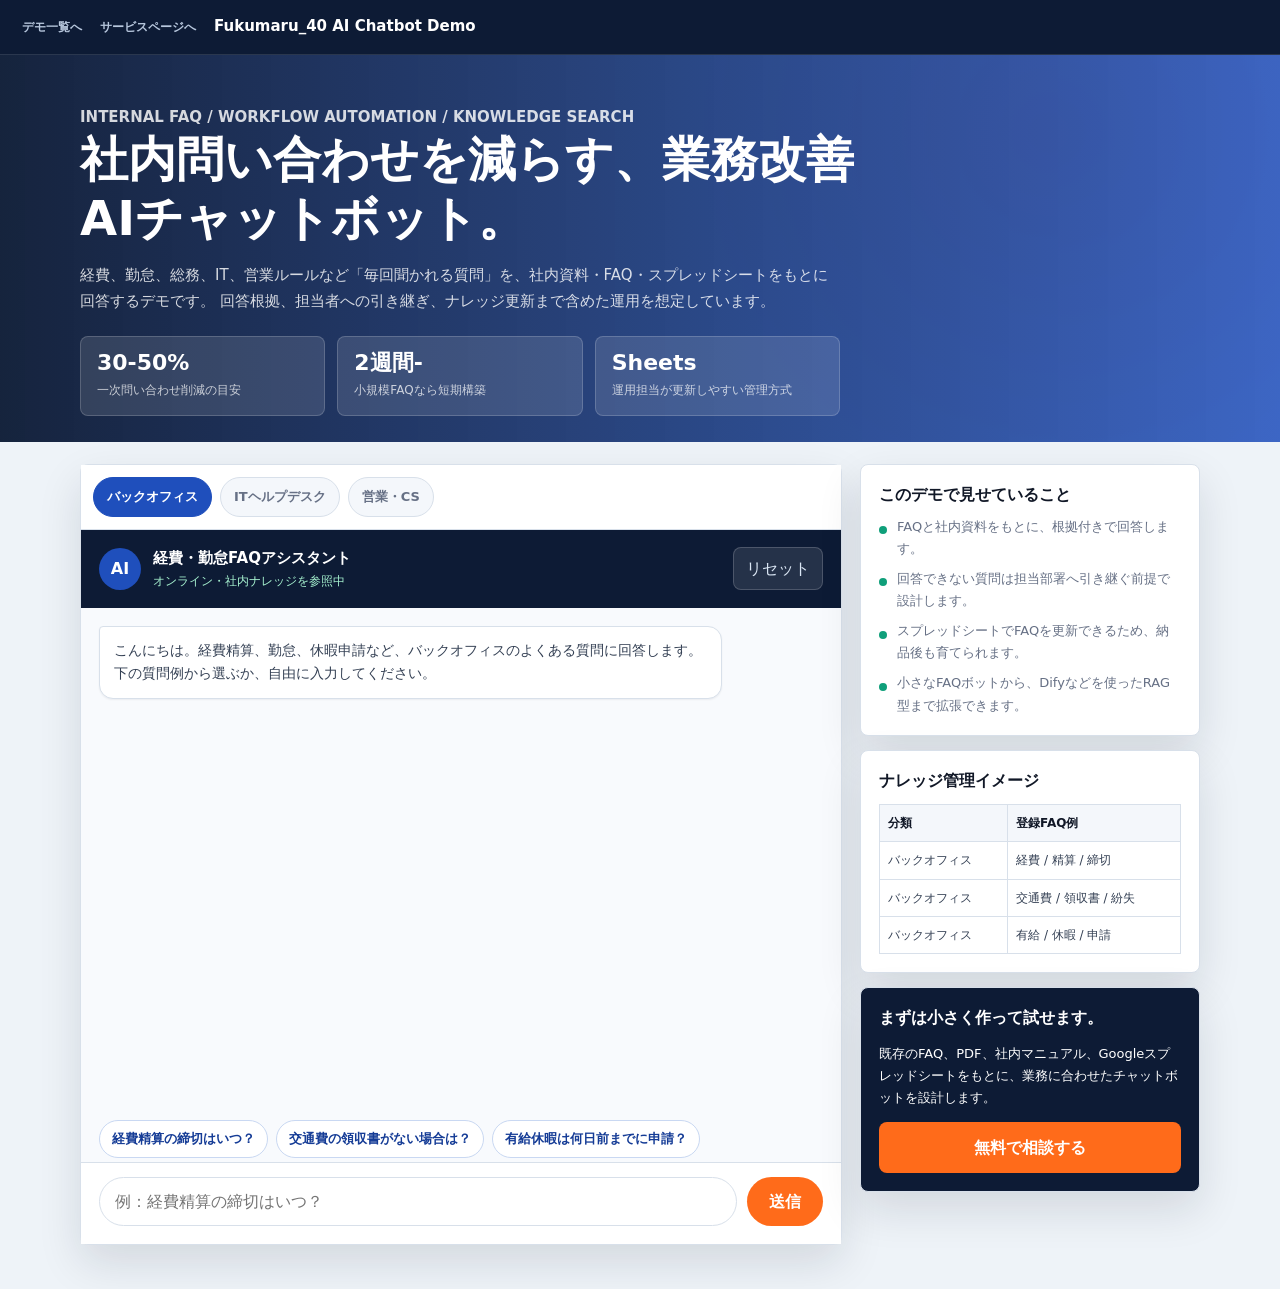
<file: demos/business_chatbot.html>
<!DOCTYPE html>
<html lang="ja">
<head>
<meta charset="UTF-8">
<meta name="viewport" content="width=device-width, initial-scale=1.0">
<title>社内FAQ・業務改善AIチャットボット体験デモ｜Fukumaru_40</title>
<meta name="description" content="社内規程、業務マニュアル、FAQをもとに回答するAIチャットボットの体験デモ。問い合わせ削減、担当者引き継ぎ、ナレッジ更新までを想定したサンプルです。" />
<style>
* { box-sizing: border-box; }
:root {
  --ink: #111827;
  --body: #344054;
  --muted: #667085;
  --line: #d8e0ea;
  --soft: #f4f7fb;
  --paper: #ffffff;
  --blue: #1f4fbc;
  --blue-dark: #153c96;
  --green: #0f9f7a;
  --orange: #ff6b1a;
  --shadow: 0 18px 44px rgba(17, 24, 39, 0.12);
  --radius: 8px;
}
body {
  margin: 0;
  min-height: 100vh;
  color: var(--body);
  background: #eef3f8;
  font-family: "Noto Sans JP", "Yu Gothic", "Hiragino Kaku Gothic ProN", system-ui, sans-serif;
  line-height: 1.7;
}
a { color: inherit; }
button, input { font: inherit; }
.topbar {
  display: flex;
  align-items: center;
  gap: 18px;
  padding: 14px 22px;
  color: #fff;
  background: #0d1b35;
  border-bottom: 1px solid rgba(255,255,255,0.12);
}
.topbar a {
  color: #b7c7dd;
  text-decoration: none;
  font-size: 12px;
  font-weight: 700;
}
.topbar strong {
  color: #fff;
  font-size: 15px;
}
.hero {
  padding: 34px 18px 26px;
  color: #fff;
  background:
    linear-gradient(90deg, rgba(13,27,53,0.96), rgba(31,79,188,0.86)),
    radial-gradient(circle at 82% 20%, rgba(255,107,26,0.34), transparent 34%);
}
.hero-inner {
  width: min(100%, 1120px);
  margin: 0 auto;
}
.eyebrow {
  margin: 0 0 10px;
  color: #9fc3ff;
  font-size: 12px;
  font-weight: 800;
  letter-spacing: 0;
  text-transform: uppercase;
}
h1 {
  max-width: 820px;
  margin: 0;
  color: #fff;
  font-size: clamp(28px, 5vw, 48px);
  line-height: 1.22;
  letter-spacing: 0;
}
.hero p {
  max-width: 760px;
  margin: 16px 0 0;
  color: rgba(255,255,255,0.82);
  font-size: 15px;
}
.metrics {
  display: grid;
  grid-template-columns: repeat(3, minmax(0, 1fr));
  gap: 12px;
  max-width: 760px;
  margin-top: 22px;
}
.metric {
  padding: 14px 16px;
  background: rgba(255,255,255,0.12);
  border: 1px solid rgba(255,255,255,0.18);
  border-radius: var(--radius);
}
.metric b {
  display: block;
  color: #fff;
  font-size: 22px;
  line-height: 1.1;
}
.metric span {
  display: block;
  margin-top: 5px;
  color: rgba(255,255,255,0.74);
  font-size: 12px;
}
.layout {
  width: min(100% - 32px, 1120px);
  margin: 22px auto 44px;
  display: grid;
  grid-template-columns: minmax(0, 1fr) 340px;
  gap: 18px;
  align-items: start;
}
.chat-shell, .panel {
  background: var(--paper);
  border: 1px solid var(--line);
  border-radius: var(--radius);
  box-shadow: var(--shadow);
}
.toolbar {
  display: flex;
  gap: 8px;
  padding: 12px;
  border-bottom: 1px solid var(--line);
  background: #fff;
}
.tab {
  min-height: 38px;
  padding: 8px 13px;
  color: var(--muted);
  background: var(--soft);
  border: 1px solid var(--line);
  border-radius: 999px;
  font-size: 13px;
  font-weight: 800;
  cursor: pointer;
}
.tab.active {
  color: #fff;
  background: var(--blue);
  border-color: var(--blue);
}
.chat-head {
  display: flex;
  align-items: center;
  gap: 12px;
  padding: 16px 18px;
  color: #fff;
  background: #0d1b35;
}
.avatar {
  width: 42px;
  height: 42px;
  display: grid;
  place-items: center;
  color: #fff;
  background: var(--blue);
  border-radius: 50%;
  font-weight: 900;
}
.chat-head b {
  display: block;
  font-size: 15px;
}
.chat-head span {
  display: block;
  color: #a7f3d0;
  font-size: 12px;
}
.reset {
  margin-left: auto;
  min-height: 34px;
  padding: 7px 12px;
  color: #dbe7f5;
  background: rgba(255,255,255,0.1);
  border: 1px solid rgba(255,255,255,0.18);
  border-radius: var(--radius);
  cursor: pointer;
}
.stream {
  height: 500px;
  padding: 18px;
  overflow-y: auto;
  display: flex;
  flex-direction: column;
  gap: 12px;
  background: #f8fafd;
}
.msg {
  max-width: 86%;
  display: flex;
  gap: 10px;
}
.bubble {
  padding: 12px 14px;
  border-radius: 14px;
  font-size: 14px;
  white-space: pre-line;
  box-shadow: 0 1px 2px rgba(17,24,39,0.06);
}
.bot .bubble {
  color: var(--body);
  background: #fff;
  border: 1px solid var(--line);
  border-top-left-radius: 4px;
}
.user {
  align-self: flex-end;
}
.user .bubble {
  color: #fff;
  background: var(--blue);
  border-top-right-radius: 4px;
}
.source {
  display: block;
  margin-top: 10px;
  padding-top: 8px;
  color: #7d8aa0;
  border-top: 1px dashed #d8e0ea;
  font-size: 11px;
  white-space: normal;
}
.chips {
  display: flex;
  flex-wrap: wrap;
  gap: 8px;
  padding: 12px 18px 4px;
  background: #f8fafd;
}
.chip {
  min-height: 34px;
  padding: 7px 12px;
  color: var(--blue-dark);
  background: #fff;
  border: 1px solid #c9d8f2;
  border-radius: 999px;
  font-size: 13px;
  font-weight: 700;
  cursor: pointer;
}
.composer {
  display: flex;
  gap: 10px;
  padding: 14px 18px 18px;
  background: #fff;
  border-top: 1px solid var(--line);
}
.composer input {
  flex: 1;
  min-width: 0;
  min-height: 44px;
  padding: 10px 15px;
  border: 1px solid var(--line);
  border-radius: 999px;
  outline: none;
}
.composer input:focus {
  border-color: var(--blue);
  box-shadow: 0 0 0 4px rgba(31,79,188,0.1);
}
.composer button {
  min-width: 76px;
  min-height: 44px;
  color: #fff;
  background: var(--orange);
  border: 0;
  border-radius: 999px;
  font-weight: 900;
  cursor: pointer;
}
.panel {
  padding: 18px;
}
.panel + .panel {
  margin-top: 14px;
}
.panel h2 {
  margin: 0 0 10px;
  color: var(--ink);
  font-size: 16px;
  line-height: 1.45;
}
.panel p, .panel li {
  color: var(--muted);
  font-size: 13px;
}
.panel ul {
  display: grid;
  gap: 8px;
  margin: 0;
  padding: 0;
  list-style: none;
}
.panel li {
  padding-left: 18px;
  position: relative;
}
.panel li::before {
  content: "";
  position: absolute;
  left: 0;
  top: 0.8em;
  width: 8px;
  height: 8px;
  border-radius: 50%;
  background: var(--green);
}
.mini-table {
  width: 100%;
  border-collapse: collapse;
  margin-top: 12px;
  font-size: 12px;
}
.mini-table th, .mini-table td {
  padding: 8px;
  text-align: left;
  border: 1px solid var(--line);
}
.mini-table th {
  color: var(--ink);
  background: var(--soft);
}
.cta {
  color: #fff;
  background: #0d1b35;
}
.cta h2, .cta p {
  color: #fff;
}
.cta a {
  display: block;
  margin-top: 12px;
  padding: 12px;
  text-align: center;
  color: #fff;
  background: var(--orange);
  border-radius: var(--radius);
  text-decoration: none;
  font-weight: 900;
}
@media (max-width: 900px) {
  .layout {
    grid-template-columns: 1fr;
  }
  .metrics {
    grid-template-columns: 1fr;
  }
}
@media (max-width: 620px) {
  .topbar {
    flex-wrap: wrap;
  }
  .toolbar {
    overflow-x: auto;
  }
  .stream {
    height: 460px;
  }
  .msg {
    max-width: 94%;
  }
  .reset {
    display: none;
  }
}
</style>
</head>
<body>
<nav class="topbar">
  <a href="./">デモ一覧へ</a>
  <a href="../services/">サービスページへ</a>
  <strong>Fukumaru_40 AI Chatbot Demo</strong>
</nav>

<header class="hero">
  <div class="hero-inner">
    <p class="eyebrow">Internal FAQ / Workflow Automation / Knowledge Search</p>
    <h1>社内問い合わせを減らす、業務改善AIチャットボット。</h1>
    <p>
      経費、勤怠、総務、IT、営業ルールなど「毎回聞かれる質問」を、社内資料・FAQ・スプレッドシートをもとに回答するデモです。
      回答根拠、担当者への引き継ぎ、ナレッジ更新まで含めた運用を想定しています。
    </p>
    <div class="metrics" aria-label="導入効果の例">
      <div class="metric"><b>30-50%</b><span>一次問い合わせ削減の目安</span></div>
      <div class="metric"><b>2週間-</b><span>小規模FAQなら短期構築</span></div>
      <div class="metric"><b>Sheets</b><span>運用担当が更新しやすい管理方式</span></div>
    </div>
  </div>
</header>

<main class="layout">
  <section class="chat-shell" aria-label="AIチャットボット体験">
    <div class="toolbar" id="tabs"></div>
    <div class="chat-head">
      <div class="avatar">AI</div>
      <div>
        <b id="botTitle">社内FAQアシスタント</b>
        <span>オンライン・社内ナレッジを参照中</span>
      </div>
      <button class="reset" type="button" id="reset">リセット</button>
    </div>
    <div class="stream" id="stream"></div>
    <div class="chips" id="chips"></div>
    <form class="composer" id="form" autocomplete="off">
      <input id="input" type="text" placeholder="例：経費精算の締切はいつ？">
      <button type="submit">送信</button>
    </form>
  </section>

  <aside>
    <section class="panel">
      <h2>このデモで見せていること</h2>
      <ul>
        <li>FAQと社内資料をもとに、根拠付きで回答します。</li>
        <li>回答できない質問は担当部署へ引き継ぐ前提で設計します。</li>
        <li>スプレッドシートでFAQを更新できるため、納品後も育てられます。</li>
        <li>小さなFAQボットから、Difyなどを使ったRAG型まで拡張できます。</li>
      </ul>
    </section>

    <section class="panel">
      <h2>ナレッジ管理イメージ</h2>
      <table class="mini-table" id="knowledgeTable"></table>
    </section>

    <section class="panel cta">
      <h2>まずは小さく作って試せます。</h2>
      <p>既存のFAQ、PDF、社内マニュアル、Googleスプレッドシートをもとに、業務に合わせたチャットボットを設計します。</p>
      <a href="https://docs.google.com/forms/d/e/1FAIpQLSd_Ki3tBT9Z_OOSIhmURur8VmkFWVl4bQ4_9GsXnbAvwLc6aA/viewform?usp=header" target="_blank" rel="noopener">無料で相談する</a>
    </section>
  </aside>
</main>

<script>
const SCENARIOS = {
  backoffice: {
    label: "バックオフィス",
    title: "経費・勤怠FAQアシスタント",
    greeting: "こんにちは。経費精算、勤怠、休暇申請など、バックオフィスのよくある質問に回答します。下の質問例から選ぶか、自由に入力してください。",
    examples: ["経費精算の締切はいつ？", "交通費の領収書がない場合は？", "有給休暇は何日前までに申請？"],
    items: [
      {
        keys: ["経費", "精算", "締切", "いつまで"],
        answer: "経費精算の締切は毎月末日です。領収書はスキャンして経費精算システムへ添付してください。月末を過ぎた場合は、翌月精算扱いになります。\n\n例外的に1万円以上の立替がある場合は、事前に上長承認を取る運用です。",
        source: "経費精算規程 第4条 / 月次締め処理FAQ"
      },
      {
        keys: ["交通費", "領収書", "紛失", "ない"],
        answer: "公共交通機関の通常運賃は、経路と金額が確認できれば領収書なしで申請できます。タクシーや新幹線など高額交通費は、原則として領収書が必要です。\n\n紛失した場合は、利用日、区間、目的、金額を記載して上長承認を添えてください。",
        source: "旅費交通費ルール 第3条 / 経理FAQ"
      },
      {
        keys: ["有給", "休暇", "申請", "何日前"],
        answer: "有給休暇は原則として3営業日前までに勤怠システムから申請してください。半休、時間休も同じ画面から申請できます。\n\n急な体調不良の場合は、当日朝に上長へチャット連絡したうえで、後から勤怠システムに登録します。",
        source: "就業規則 第22条 / 勤怠マニュアル"
      }
    ]
  },
  it: {
    label: "ITヘルプデスク",
    title: "社内ITヘルプデスクBot",
    greeting: "ログイン、アカウント、PC、ツール利用など、社内ITの一次対応を行います。緊急度が高い内容は担当者へ引き継ぐ想定です。",
    examples: ["パスワードを忘れました", "PCが起動しない", "外部ツールを導入したい"],
    items: [
      {
        keys: ["パスワード", "ログイン", "忘れ", "リセット"],
        answer: "パスワードを忘れた場合は、SSOログイン画面の「パスワードを再設定」から手続きしてください。5回連続で失敗すると30分ロックされます。\n\nロック解除を急ぐ場合は、情報システム担当へ社員番号と氏名を添えて連絡してください。",
        source: "アカウント運用ガイド / 情シスFAQ"
      },
      {
        keys: ["PC", "起動", "電源", "動かない"],
        answer: "まず電源アダプタ接続、電源ボタン長押し10秒、外部機器の取り外しを試してください。改善しない場合は、PC資産番号と症状を添えてIT窓口へ連絡してください。\n\n業務停止が発生している場合は、貸出機の手配対象です。",
        source: "PCトラブル一次対応手順 / ITヘルプデスク"
      },
      {
        keys: ["外部ツール", "SaaS", "導入", "契約"],
        answer: "外部ツールを導入する場合は、契約前にセキュリティチェックが必要です。利用目的、保存する情報、費用、管理者を整理して申請してください。\n\n個人情報や顧客情報を扱う場合は、追加確認があります。",
        source: "SaaS利用申請フロー / セキュリティ規程"
      }
    ]
  },
  sales: {
    label: "営業・CS",
    title: "営業資料・顧客対応アシスタント",
    greeting: "提案資料、見積、顧客対応、FAQ回答の下書きを支援します。商談前の確認や新人メンバーの一次回答に使う想定です。",
    examples: ["見積提出前に確認することは？", "解約相談が来たらどう返す？", "導入事例を短く説明して"],
    items: [
      {
        keys: ["見積", "提出", "確認", "チェック"],
        answer: "見積提出前は、要件範囲、納期、検収条件、保守範囲、追加費用の条件を確認します。\n\n特にスコープ外対応はトラブルになりやすいため、見積備考欄に「追加要件は別途見積」と明記してください。",
        source: "営業見積チェックリスト / 契約前確認FAQ"
      },
      {
        keys: ["解約", "相談", "退会", "キャンセル"],
        answer: "解約相談では、まず利用状況と困っている点を確認します。すぐに引き止めるのではなく、原因が料金、成果、操作負担、社内運用のどれかを切り分けます。\n\n回答例：ご状況を確認したうえで、継続・プラン変更・解約のどれが最適か整理します。",
        source: "CS対応マニュアル / 解約相談フロー"
      },
      {
        keys: ["導入事例", "事例", "説明", "短く"],
        answer: "導入事例の短い説明例です。\n\n毎月200件ほど発生していた手書きアンケート入力をOCRと自動集計で仕組み化し、月10時間ほどの手入力を削減しました。集計後のレポート作成まで自動化したため、担当者は確認と改善施策に時間を使えるようになりました。",
        source: "実績メモ / OCR・アンケート自動化事例"
      }
    ]
  }
};

const fallback = "このデモの登録FAQでは、まだ回答が見つかりませんでした。\n\n実案件では、ここで担当部署への引き継ぎ、問い合わせフォームへの誘導、または「未回答FAQ」としてスプレッドシートへ自動記録する設計にできます。";
let current = "backoffice";
const stream = document.getElementById("stream");
const tabs = document.getElementById("tabs");
const chips = document.getElementById("chips");
const input = document.getElementById("input");
const form = document.getElementById("form");
const botTitle = document.getElementById("botTitle");
const knowledgeTable = document.getElementById("knowledgeTable");

function addMessage(role, text, source) {
  const wrap = document.createElement("div");
  wrap.className = `msg ${role}`;
  const bubble = document.createElement("div");
  bubble.className = "bubble";
  bubble.textContent = text;
  if (source) {
    const src = document.createElement("span");
    src.className = "source";
    src.textContent = `参照: ${source}`;
    bubble.appendChild(src);
  }
  wrap.appendChild(bubble);
  stream.appendChild(wrap);
  stream.scrollTop = stream.scrollHeight;
}

function findAnswer(text) {
  const normalized = text.toLowerCase();
  let best = null;
  let bestScore = 0;
  for (const item of SCENARIOS[current].items) {
    const score = item.keys.reduce((sum, key) => sum + (normalized.includes(key.toLowerCase()) ? 1 : 0), 0);
    if (score > bestScore) {
      best = item;
      bestScore = score;
    }
  }
  return bestScore > 0 ? best : null;
}

function ask(text) {
  const value = text.trim();
  if (!value) return;
  addMessage("user", value);
  input.value = "";
  window.setTimeout(() => {
    const result = findAnswer(value);
    if (result) addMessage("bot", result.answer, result.source);
    else addMessage("bot", fallback, "未回答FAQログ / 担当者引き継ぎ");
  }, 360);
}

function renderScenario(key) {
  current = key;
  const scenario = SCENARIOS[key];
  botTitle.textContent = scenario.title;
  stream.innerHTML = "";
  chips.innerHTML = "";
  addMessage("bot", scenario.greeting);
  scenario.examples.forEach((example) => {
    const button = document.createElement("button");
    button.className = "chip";
    button.type = "button";
    button.textContent = example;
    button.addEventListener("click", () => ask(example));
    chips.appendChild(button);
  });
  knowledgeTable.innerHTML = "<tr><th>分類</th><th>登録FAQ例</th></tr>" + scenario.items.map((item) => (
    `<tr><td>${scenario.label}</td><td>${item.keys.slice(0, 3).join(" / ")}</td></tr>`
  )).join("");
  document.querySelectorAll(".tab").forEach((tab) => {
    tab.classList.toggle("active", tab.dataset.key === key);
  });
}

Object.entries(SCENARIOS).forEach(([key, scenario]) => {
  const button = document.createElement("button");
  button.className = "tab";
  button.type = "button";
  button.dataset.key = key;
  button.textContent = scenario.label;
  button.addEventListener("click", () => renderScenario(key));
  tabs.appendChild(button);
});

form.addEventListener("submit", (event) => {
  event.preventDefault();
  ask(input.value);
});

document.getElementById("reset").addEventListener("click", () => renderScenario(current));
renderScenario(current);
</script>
</body>
</html>
</file>
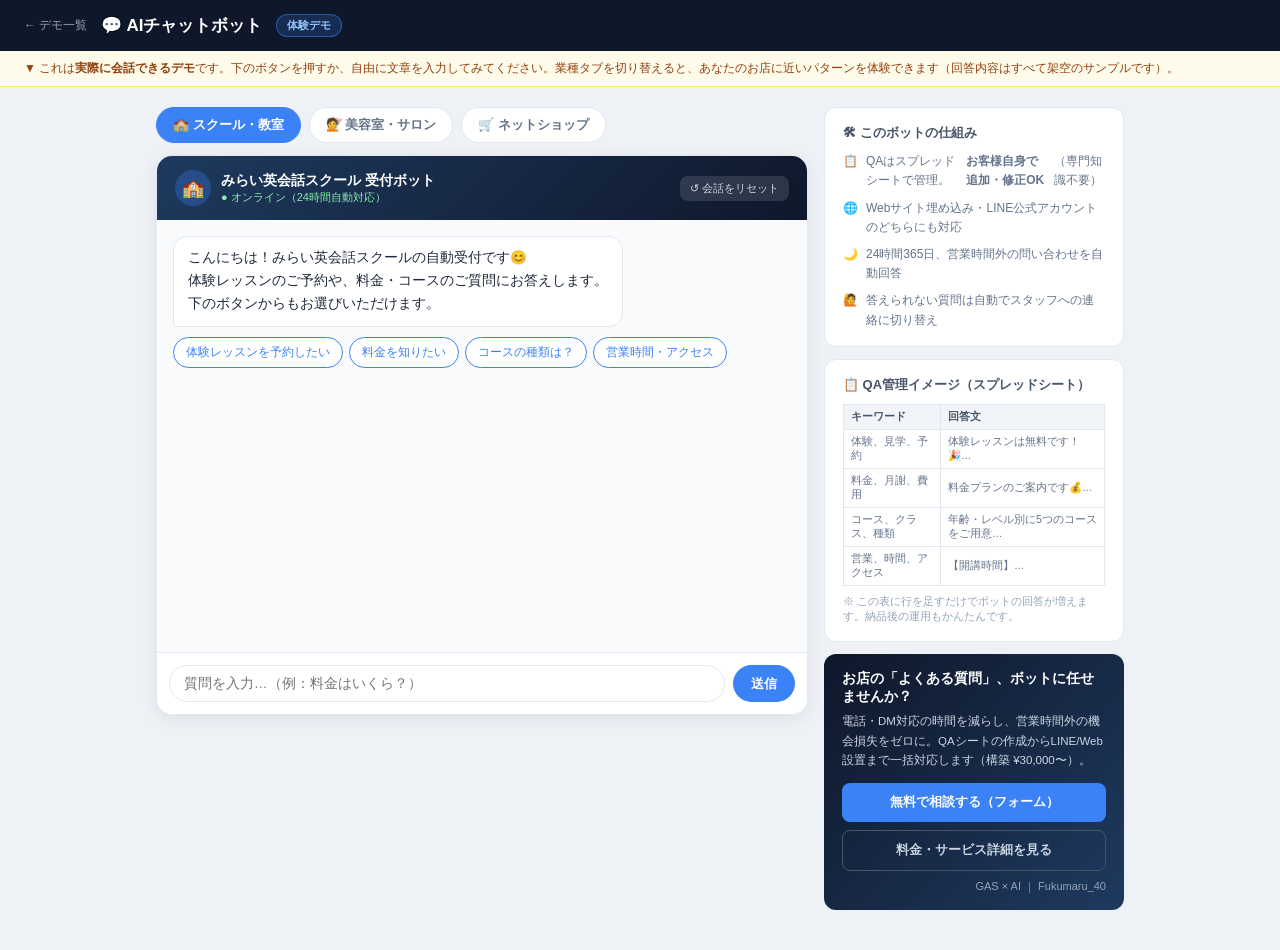
<file: demos/chatbot.html>
<!DOCTYPE html>
<html lang="ja">
<head>
<meta charset="UTF-8">
<meta name="viewport" content="width=device-width, initial-scale=1.0">
<title>AIチャットボット体験デモ｜Fukumaru_40</title>
<meta name="description" content="実際に会話できるFAQチャットボットのデモ。スクール・美容室・ネットショップの3業種を切り替えて体験できます。QAはスプレッドシート管理で、納品後もご自身で更新できます。" />
<style>
* { margin:0; padding:0; box-sizing:border-box; }
:root { --ink:#1e293b; --sub:#64748b; --line:#e2e8f0; --blue:#3b82f6; --navy:#0f172a; }
body { font-family:'Hiragino Kaku Gothic ProN','Yu Gothic',sans-serif; background:#eef2f7; color:var(--ink); }

.topbar { background:var(--navy); color:#fff; padding:14px 24px; display:flex; align-items:center; gap:14px; flex-wrap:wrap; }
.topbar .back { font-size:12px; color:#94a3b8; text-decoration:none; }
.topbar .back:hover { color:#60a5fa; }
.topbar h1 { font-size:17px; font-weight:700; }
.badge { background:rgba(59,130,246,0.2); border:1px solid rgba(59,130,246,0.5); color:#93c5fd; font-size:11px; font-weight:600; padding:3px 10px; border-radius:12px; }
.demo-note { background:#fffbeb; border-bottom:1px solid #fde68a; color:#92400e; font-size:12px; padding:8px 24px; line-height:1.6; }

.wrap { max-width:1000px; margin:0 auto; padding:20px 16px 40px; display:flex; gap:16px; align-items:flex-start; }

/* 業種タブ */
.scenario-tabs { display:flex; gap:8px; margin-bottom:12px; flex-wrap:wrap; }
.scenario-tabs button { font-size:13px; font-weight:600; padding:8px 16px; border-radius:20px; border:1px solid var(--line); background:#fff; color:var(--sub); cursor:pointer; }
.scenario-tabs button.active { background:var(--blue); border-color:var(--blue); color:#fff; }

/* チャット本体 */
.chat-col { flex:1; min-width:0; }
.chat { background:#fff; border-radius:16px; border:1px solid var(--line); box-shadow:0 4px 16px rgba(15,23,42,0.08); overflow:hidden; display:flex; flex-direction:column; height:560px; }
.chat-head { background:linear-gradient(135deg,#1e3a5f,#0f172a); color:#fff; padding:14px 18px; display:flex; align-items:center; gap:10px; }
.chat-head .avatar { width:36px; height:36px; border-radius:50%; background:rgba(59,130,246,0.3); display:flex; align-items:center; justify-content:center; font-size:18px; }
.chat-head .name { font-size:14px; font-weight:700; }
.chat-head .status { font-size:11px; color:#86efac; }
.chat-head .reset { margin-left:auto; font-size:11px; background:rgba(255,255,255,0.12); color:#cbd5e1; border:none; padding:5px 10px; border-radius:8px; cursor:pointer; }

.chat-body { flex:1; overflow-y:auto; padding:16px; display:flex; flex-direction:column; gap:10px; background:#f8fafc; }
.msg { max-width:80%; padding:10px 14px; border-radius:14px; font-size:13.5px; line-height:1.7; white-space:pre-line; animation:pop .18s ease-out; }
@keyframes pop { from { opacity:0; transform:translateY(6px); } to { opacity:1; transform:none; } }
.msg.bot { background:#fff; border:1px solid var(--line); border-bottom-left-radius:4px; align-self:flex-start; }
.msg.user { background:var(--blue); color:#fff; border-bottom-right-radius:4px; align-self:flex-end; }
.typing { align-self:flex-start; background:#fff; border:1px solid var(--line); border-radius:14px; border-bottom-left-radius:4px; padding:12px 16px; display:flex; gap:4px; }
.typing i { width:6px; height:6px; border-radius:50%; background:#94a3b8; animation:blink 1.2s infinite; }
.typing i:nth-child(2){ animation-delay:.2s; } .typing i:nth-child(3){ animation-delay:.4s; }
@keyframes blink { 0%,80%,100%{ opacity:.25; } 40%{ opacity:1; } }

.chips { display:flex; flex-wrap:wrap; gap:6px; align-self:flex-start; max-width:90%; }
.chips button { font-size:12px; padding:6px 12px; border-radius:16px; border:1px solid var(--blue); background:#fff; color:var(--blue); cursor:pointer; }
.chips button:hover { background:#eff6ff; }

.chat-input { display:flex; gap:8px; padding:12px; border-top:1px solid var(--line); background:#fff; }
.chat-input input { flex:1; font-size:13.5px; padding:10px 14px; border:1px solid var(--line); border-radius:24px; outline:none; }
.chat-input input:focus { border-color:var(--blue); }
.chat-input button { background:var(--blue); color:#fff; border:none; border-radius:24px; padding:0 18px; font-size:13px; font-weight:600; cursor:pointer; }

/* 仕組みパネル */
.side { width:300px; flex-shrink:0; display:flex; flex-direction:column; gap:12px; }
.side .card { background:#fff; border-radius:12px; border:1px solid var(--line); padding:16px 18px; }
.side h3 { font-size:13px; font-weight:700; color:#475569; margin-bottom:10px; }
.side ul { list-style:none; display:flex; flex-direction:column; gap:8px; }
.side li { font-size:12px; color:var(--sub); line-height:1.6; display:flex; gap:8px; }
.side li .ico { flex-shrink:0; }
.qa-table { width:100%; border-collapse:collapse; font-size:10.5px; }
.qa-table th { background:#f1f5f9; color:#475569; padding:5px 7px; text-align:left; border:1px solid var(--line); }
.qa-table td { padding:5px 7px; border:1px solid var(--line); color:var(--sub); }
.side .note { font-size:10.5px; color:#94a3b8; margin-top:8px; line-height:1.5; }
.cta-card { background:linear-gradient(135deg,#0f172a,#1e3a5f) !important; border:none !important; color:#fff; }
.cta-card b { display:block; font-size:13.5px; margin-bottom:6px; }
.cta-card p { font-size:11.5px; color:#cbd5e1; line-height:1.7; margin-bottom:12px; }
.cta-card a { display:block; text-align:center; text-decoration:none; font-size:12.5px; font-weight:700; padding:11px; border-radius:8px; margin-bottom:8px; }
.cta-card a.form { background:#3b82f6; color:#fff; }
.cta-card a.form:hover { background:#2563eb; }
.cta-card a.ghost { color:#cbd5e1; border:1px solid #475569; }
.cta-card a.ghost:hover { border-color:#94a3b8; color:#fff; }
.cta-card .brand { font-size:11px; color:#94a3b8; text-align:right; }

@media (max-width:820px) {
  .wrap { flex-direction:column; }
  .side { width:100%; }
  .chat { height:480px; }
}
</style>
</head>
<body>

<div class="topbar">
  <a class="back" href="./">← デモ一覧</a>
  <h1>💬 AIチャットボット</h1>
  <span class="badge">体験デモ</span>
</div>
<div class="demo-note">
  ▼ これは<b>実際に会話できるデモ</b>です。下のボタンを押すか、自由に文章を入力してみてください。業種タブを切り替えると、あなたのお店に近いパターンを体験できます（回答内容はすべて架空のサンプルです）。
</div>

<div class="wrap">

  <div class="chat-col">
    <div class="scenario-tabs" id="tabs"></div>
    <div class="chat">
      <div class="chat-head">
        <div class="avatar" id="botAvatar">🤖</div>
        <div>
          <div class="name" id="botName">-</div>
          <div class="status">● オンライン（24時間自動対応）</div>
        </div>
        <button class="reset" id="btnReset">↺ 会話をリセット</button>
      </div>
      <div class="chat-body" id="chatBody"></div>
      <div class="chat-input">
        <input id="input" type="text" placeholder="質問を入力…（例：料金はいくら？）" autocomplete="off">
        <button id="btnSend">送信</button>
      </div>
    </div>
  </div>

  <div class="side">
    <div class="card">
      <h3>🛠 このボットの仕組み</h3>
      <ul>
        <li><span class="ico">📋</span>QAはスプレッドシートで管理。<b>お客様自身で追加・修正OK</b>（専門知識不要）</li>
        <li><span class="ico">🌐</span>Webサイト埋め込み・LINE公式アカウントのどちらにも対応</li>
        <li><span class="ico">🌙</span>24時間365日、営業時間外の問い合わせを自動回答</li>
        <li><span class="ico">🙋</span>答えられない質問は自動でスタッフへの連絡に切り替え</li>
      </ul>
    </div>
    <div class="card">
      <h3>📋 QA管理イメージ（スプレッドシート）</h3>
      <table class="qa-table" id="qaTable"></table>
      <div class="note">※ この表に行を足すだけでボットの回答が増えます。納品後の運用もかんたんです。</div>
    </div>
    <div class="card cta-card">
      <b>お店の「よくある質問」、ボットに任せませんか？</b>
      <p>電話・DM対応の時間を減らし、営業時間外の機会損失をゼロに。QAシートの作成からLINE/Web設置まで一括対応します（構築 ¥30,000〜）。</p>
      <a class="form" href="https://docs.google.com/forms/d/e/1FAIpQLSd_Ki3tBT9Z_OOSIhmURur8VmkFWVl4bQ4_9GsXnbAvwLc6aA/viewform?usp=header" target="_blank" rel="noopener">無料で相談する（フォーム）</a>
      <a class="ghost" href="../services/#packages">料金・サービス詳細を見る</a>
      <div class="brand">GAS × AI ｜ Fukumaru_40</div>
    </div>
  </div>

</div>

<script>
// ====== 業種別シナリオ定義 ======
const SCENARIOS = {
  school: {
    label: '🏫 スクール・教室',
    botName: 'みらい英会話スクール 受付ボット',
    avatar: '🏫',
    greeting: 'こんにちは！みらい英会話スクールの自動受付です😊\n体験レッスンのご予約や、料金・コースのご質問にお答えします。\n下のボタンからもお選びいただけます。',
    chips: ['体験レッスンを予約したい','料金を知りたい','コースの種類は？','営業時間・アクセス'],
    faqs: [
      { keys:['体験','見学','予約'], a:'体験レッスンは無料です！🎉\n\n【空き状況】\n・火曜 17:00〜\n・木曜 16:00〜\n・土曜 10:00〜 / 14:00〜\n\nご希望の曜日を入力いただくか、お電話（00-0000-0000）でもご予約いただけます。' },
      { keys:['料金','月謝','費用','いくら','価格'], a:'料金プランのご案内です💰\n\n・週1回コース：月謝 8,800円\n・週2回コース：月謝 14,300円\n・入会金：11,000円（体験当日入会で無料！）\n\n教材費は年間6,600円です。' },
      { keys:['コース','クラス','種類','レベル'], a:'年齢・レベル別に5つのコースをご用意しています📚\n\n・幼児コース（年少〜年長）\n・小学生コース（低学年／高学年）\n・中学生コース\n・英検対策コース\n\nレベルチェックは体験レッスン時に無料で行います。' },
      { keys:['営業','時間','アクセス','場所','住所','駐車'], a:'【開講時間】\n火〜金：15:00〜21:00\n土：10:00〜18:00（日月休み）\n\n【アクセス】\n〇〇駅 北口より徒歩3分\n駐車場3台完備です🚗' },
      { keys:['振替','休んだ','欠席'], a:'欠席時は月2回まで無料で振替できます。\n専用アプリから前日までにお手続きください📱' },
    ],
  },
  salon: {
    label: '💇 美容室・サロン',
    botName: 'hair salon Luce 予約ボット',
    avatar: '💇',
    greeting: 'こんにちは！hair salon Luce の自動受付です✨\nご予約の空き確認、メニューや料金のご案内ができます。',
    chips: ['今週の空きを見たい','メニューと料金','初めてなんですが…','キャンセルしたい'],
    faqs: [
      { keys:['空き','予約','今週','いつ'], a:'直近の空き状況です📅\n\n・金曜 11:00 / 15:30\n・土曜 10:00 / 17:00\n・日曜 13:00\n\nご希望の日時と メニューを入力いただければ仮予約を承ります。' },
      { keys:['メニュー','料金','いくら','カット','カラー','パーマ'], a:'主なメニューです💰\n\n・カット：4,950円\n・カット＋カラー：11,000円〜\n・カット＋パーマ：12,100円〜\n・トリートメント：+3,300円\n\n学生は全メニュー20%OFFです🎓' },
      { keys:['初めて','はじめて','初回'], a:'ご新規さま歓迎です！✨\n初回はカウンセリングを丁寧に行うため、通常より15分ほど長めにお時間をいただいています。\n\n初回限定：カット＋カラー 20%OFFクーポンあり🎁' },
      { keys:['キャンセル','変更','リスケ'], a:'ご予約の変更・キャンセルは前日20時まで無料です。\nご予約時のお名前と日時を入力してください。スタッフが確認して折り返しご連絡します🙇' },
      { keys:['営業','時間','定休','アクセス'], a:'【営業時間】10:00〜20:00（火曜定休）\n【アクセス】〇〇駅 東口より徒歩5分です。' },
    ],
  },
  shop: {
    label: '🛒 ネットショップ',
    botName: 'Fukumaru STORE サポートボット',
    avatar: '🛒',
    greeting: 'お問い合わせありがとうございます！Fukumaru STORE カスタマーサポートです📦\n配送状況・返品・支払い方法など、お気軽にご質問ください。',
    chips: ['注文した商品はいつ届く？','返品・交換したい','支払い方法は？','送料について'],
    faqs: [
      { keys:['いつ届く','配送','発送','届か','追跡'], a:'ご注文から通常2〜4営業日でお届けしています🚚\n\n発送完了時にメールで追跡番号をお送りしています。「注文番号」を入力いただければ、担当者が至急お調べします。' },
      { keys:['返品','交換','不良','サイズ'], a:'商品到着後7日以内であれば返品・交換を承ります🔄\n\n・未使用/タグ付きが条件です\n・不良品は送料当店負担で交換します\n\n注文番号とご希望（返品/交換）を入力してください。' },
      { keys:['支払','決済','クレジット','コンビニ','代引'], a:'お支払いは以下からお選びいただけます💳\n\n・クレジットカード（VISA/Master/JCB/AMEX）\n・コンビニ払い（手数料220円）\n・代金引換（手数料330円）\n・PayPay / 楽天ペイ' },
      { keys:['送料','無料'], a:'送料は全国一律550円です📦\n5,500円以上のご購入で送料無料になります！' },
      { keys:['営業','問い合わせ','電話','人間','オペレータ'], a:'有人サポートの受付は平日10:00〜17:00です。\nこのチャットは24時間いつでもご質問を受け付けています🌙' },
    ],
  },
};

const FALLBACK = 'ご質問ありがとうございます🙇\n申し訳ありません、その内容は自動回答の登録外でした。\n\n▶ 実際の導入時は、ここで【スタッフへ引き継ぎ】【問い合わせフォームへ誘導】など、お店に合わせた動きを設定できます。\n\nよろしければ下のボタンの内容もお試しください！';

let current = 'school';
const $ = id => document.getElementById(id);
const body = $('chatBody');

// ====== タブ生成 ======
Object.entries(SCENARIOS).forEach(([key, sc]) => {
  const b = document.createElement('button');
  b.textContent = sc.label;
  b.dataset.key = key;
  b.addEventListener('click', () => switchScenario(key));
  $('tabs').appendChild(b);
});

function switchScenario(key) {
  current = key;
  document.querySelectorAll('#tabs button').forEach(b => b.classList.toggle('active', b.dataset.key === key));
  const sc = SCENARIOS[key];
  $('botName').textContent = sc.botName;
  $('botAvatar').textContent = sc.avatar;
  renderQaTable(sc);
  body.innerHTML = '';
  botSay(sc.greeting, true);
}

function renderQaTable(sc) {
  const rows = sc.faqs.slice(0, 4).map(f =>
    `<tr><td>${f.keys.slice(0,3).join('、')}</td><td>${f.a.split('\n')[0].slice(0, 18)}…</td></tr>`).join('');
  $('qaTable').innerHTML = '<tr><th>キーワード</th><th>回答文</th></tr>' + rows;
}

// ====== メッセージ描画 ======
function addMsg(text, who) {
  const div = document.createElement('div');
  div.className = 'msg ' + who;
  div.textContent = text;
  body.appendChild(div);
  body.scrollTop = body.scrollHeight;
}

function addChips() {
  const old = body.querySelector('.chips');
  if (old) old.remove();
  const wrap = document.createElement('div');
  wrap.className = 'chips';
  SCENARIOS[current].chips.forEach(c => {
    const b = document.createElement('button');
    b.textContent = c;
    b.addEventListener('click', () => send(c));
    wrap.appendChild(b);
  });
  body.appendChild(wrap);
  body.scrollTop = body.scrollHeight;
}

function botSay(text, withChips) {
  const t = document.createElement('div');
  t.className = 'typing';
  t.innerHTML = '<i></i><i></i><i></i>';
  body.appendChild(t);
  body.scrollTop = body.scrollHeight;
  setTimeout(() => {
    t.remove();
    addMsg(text, 'bot');
    if (withChips) addChips();
  }, 600 + Math.random() * 500);
}

function answer(q) {
  const sc = SCENARIOS[current];
  const hit = sc.faqs.find(f => f.keys.some(k => q.includes(k)));
  return hit ? hit.a : FALLBACK;
}

function send(text) {
  const q = (text !== undefined ? text : $('input').value).trim();
  if (!q) return;
  $('input').value = '';
  const chips = body.querySelector('.chips');
  if (chips) chips.remove();
  addMsg(q, 'user');
  botSay(answer(q), true);
}

$('btnSend').addEventListener('click', () => send());
$('input').addEventListener('keydown', e => { if (e.key === 'Enter') send(); });
$('btnReset').addEventListener('click', () => switchScenario(current));

switchScenario('school');
</script>
</body>
</html>
</file>
<file: services/css/style.css>
:root{--ink:#10243f;--navy:#0a1c33;--teal:#0e9087;--teal-dark:#08766f;--orange:#ec7940;--paper:#fff;--soft:#f4f7f7;--line:#d9e2e4;--muted:#586777;--max:1160px;--sans:"Noto Sans JP",system-ui,sans-serif;--en:"DM Sans",system-ui,sans-serif}*{box-sizing:border-box}html{scroll-behavior:smooth}body{margin:0;color:var(--ink);background:var(--paper);font-family:var(--sans);font-size:16px;line-height:1.8;-webkit-font-smoothing:antialiased}body.nav-open{overflow:hidden}a{color:inherit;text-decoration:none}img{display:block;max-width:100%}.container{width:min(calc(100% - 48px),var(--max));margin-inline:auto}.site-header{position:fixed;inset:0 0 auto;z-index:10;border-bottom:1px solid transparent;transition:.25s}.site-header.scrolled,.site-header.is-open{background:rgba(255,255,255,.96);border-color:var(--line);box-shadow:0 8px 28px rgba(10,28,51,.08);backdrop-filter:blur(12px)}.header-inner{height:76px;display:flex;align-items:center;justify-content:space-between;gap:24px}.brand{display:inline-flex;align-items:center;gap:10px;font-family:var(--en);font-size:17px;font-weight:700;color:var(--ink)}.brand-mark{width:31px;height:31px;border-radius:50%;box-shadow:0 3px 10px rgba(10,28,51,.14)}.nav{display:flex;align-items:center;gap:27px}.nav a{font-size:13px;font-weight:700;color:#3d4a59}.nav a:hover{color:var(--teal)}.nav .nav-cta{padding:10px 17px;border-radius:4px;color:#fff;background:var(--teal)}.nav .nav-cta:hover{color:#fff;background:var(--teal-dark)}.nav-toggle{display:none;border:0;background:transparent;padding:8px;gap:5px;flex-direction:column}.nav-toggle span{display:block;width:22px;height:2px;background:var(--ink)}.hero{padding:162px 0 96px;background:linear-gradient(112deg,#f1f8f7 0%,#f8fbfb 52%,#e8f2f2 100%);overflow:hidden}.hero-grid{display:grid;grid-template-columns:1.05fr .95fr;align-items:center;gap:64px}.eyebrow{margin:0 0 14px;color:#a9ece4;font:700 12px/1.4 var(--en);letter-spacing:.11em;text-transform:uppercase}.eyebrow.dark{color:var(--teal)}.hero h1{margin:0;font-size:clamp(43px,5vw,70px);line-height:1.16;letter-spacing:-.05em}.hero h1 em{font-style:normal;color:var(--teal)}.hero-lead{max-width:610px;margin:24px 0 0;color:var(--muted);font-size:17px;line-height:2}.hero-actions,.contact-actions{display:flex;align-items:center;flex-wrap:wrap;gap:22px;margin-top:32px}.btn{display:inline-flex;align-items:center;justify-content:center;gap:17px;min-height:52px;padding:13px 21px;border-radius:4px;font-weight:700;transition:transform .2s,background .2s,box-shadow .2s}.btn:hover{transform:translateY(-2px)}.btn-primary{color:#fff;background:var(--teal);box-shadow:0 12px 24px rgba(14,144,135,.22)}.btn-primary:hover{background:var(--teal-dark)}.text-link,.contact-link{font-size:14px;font-weight:700;text-decoration:underline;text-underline-offset:5px}.hero-points,.contact-meta{display:flex;flex-wrap:wrap;gap:8px 20px;padding:0;margin:29px 0 0;list-style:none;color:#52626e;font-size:12px;font-weight:700}.hero-points li::before,.contact-meta li::before{content:"✓";margin-right:7px;color:var(--teal)}.hero-visual{position:relative;padding:20px 0 0 20px}.hero-visual::before{content:"";position:absolute;inset:0 32px 36px 0;background:var(--navy)}.hero-visual img{position:relative;width:100%;border:1px solid rgba(255,255,255,.7);box-shadow:22px 26px 0 rgba(14,144,135,.16)}.visual-label{position:relative;z-index:1;margin:0 0 13px;color:var(--ink);font:700 12px var(--en);letter-spacing:.1em;text-transform:uppercase}.visual-label span{margin-left:12px;color:var(--muted);font-weight:500;letter-spacing:0;text-transform:none}.visual-note{position:absolute;z-index:2;right:-14px;bottom:15px;display:flex;flex-direction:column;gap:3px;padding:13px 16px;background:#fff;box-shadow:0 12px 28px rgba(10,28,51,.18);font-size:12px;line-height:1.5}.visual-note strong{font-size:13px}.visual-note span{color:var(--muted)}.proof-strip{border-bottom:1px solid var(--line);background:#fff}.proof-grid{display:grid;grid-template-columns:repeat(4,1fr)}.proof-grid>div{display:flex;align-items:center;gap:13px;min-height:116px;padding:22px;border-right:1px solid var(--line)}.proof-grid>div:first-child{border-left:1px solid var(--line)}.proof-grid strong{font:700 30px/1 var(--en);color:var(--teal)}.proof-grid span{color:var(--muted);font-size:12px;line-height:1.55}.section{padding:112px 0}.section-soft{background:var(--soft)}.two-column-heading,.heading-row{display:grid;grid-template-columns:1fr 1fr;gap:12%;align-items:start}.two-column-heading h2,.section-heading h2,.faq-layout h2,.profile-intro h2{margin:0;font-size:clamp(30px,3.5vw,45px);line-height:1.35;letter-spacing:-.04em}.two-column-heading>p{max-width:515px;margin:27px 0 0;color:var(--muted);font-size:16px}.section-heading{max-width:730px;margin:0 auto 48px;text-align:center}.section-heading h2{font-size:clamp(29px,3.2vw,42px)}.section-heading>p:last-child{margin:16px auto 0;color:var(--muted);font-size:15px}.heading-row{max-width:none;text-align:left}.heading-row>p{max-width:510px;margin:25px 0 0;color:var(--muted);font-size:15px}.service-grid{display:grid;grid-template-columns:repeat(4,1fr);gap:16px}.service-card{display:flex;flex-direction:column;min-height:405px;padding:28px 25px;background:#fff;border-top:3px solid var(--teal);box-shadow:0 8px 20px rgba(10,28,51,.05)}.service-number{color:var(--teal);font:700 13px var(--en);letter-spacing:.1em}.service-card h3{margin:25px 0 12px;font-size:20px;line-height:1.45}.service-card>p{margin:0;color:var(--muted);font-size:13px;line-height:1.85}.service-card ul{display:grid;gap:6px;padding:0;margin:20px 0;list-style:none;font-size:12px;font-weight:600;line-height:1.6}.service-card li{padding-left:15px;position:relative}.service-card li::before{content:"";position:absolute;left:0;top:.55em;width:5px;height:5px;background:var(--orange);border-radius:50%}.service-card a{margin-top:auto;color:var(--teal);font-size:13px;font-weight:700}.service-card a span{margin-left:6px}.work-grid{display:grid;grid-template-columns:repeat(3,1fr);gap:17px}.work-card{min-height:245px;padding:28px;display:flex;flex-direction:column;justify-content:flex-end;background:var(--soft);border:1px solid var(--line);transition:transform .2s,box-shadow .2s}.work-card:hover{transform:translateY(-4px);box-shadow:0 16px 30px rgba(10,28,51,.12)}.featured-work{grid-row:span 2;grid-column:span 2;position:relative;padding:0;overflow:hidden;border:0;color:#fff}.featured-work::after{content:"";position:absolute;inset:0;background:linear-gradient(0deg,rgba(10,28,51,.96),rgba(10,28,51,.03) 70%)}.featured-work img{width:100%;height:100%;object-fit:cover}.work-card-body{position:absolute;z-index:1;bottom:0;padding:32px}.work-card p{margin:0 0 10px;color:var(--teal);font:700 11px var(--en);letter-spacing:.11em;text-transform:uppercase}.featured-work p{color:#a9ece4}.work-card h3{margin:0;font-size:21px;line-height:1.4}.work-card span{margin-top:13px;color:var(--teal);font-size:13px;font-weight:700}.featured-work span{color:#fff}.work-icon{width:43px;height:43px;margin-bottom:auto;display:grid;place-items:center;color:#fff;background:var(--navy);font:700 13px var(--en)}.work-card-image{position:relative;padding:0;overflow:hidden;color:#fff}.work-card-image::after{content:"";position:absolute;inset:0;background:linear-gradient(0deg,rgba(10,28,51,.94),rgba(10,28,51,.06))}.work-card-image img{width:100%;height:100%;object-fit:cover}.work-card-image div{position:absolute;z-index:1;bottom:0;padding:27px}.work-card-image p{color:#a9ece4}.work-card-image span{color:#fff}.section-dark{background:var(--navy);color:#fff}.light-heading h2{color:#fff}.light-heading>p:last-child{color:#b6c3d0}.package-grid{display:grid;grid-template-columns:repeat(3,1fr);gap:18px}.package-card{display:flex;flex-direction:column;padding:32px 29px;border:1px solid rgba(255,255,255,.2);background:rgba(255,255,255,.04)}.package-card-main{background:#fff;color:var(--ink);border-color:#fff;box-shadow:0 18px 36px rgba(0,0,0,.2)}.package-type{margin:0;color:#a9ece4;font:700 12px var(--en);letter-spacing:.12em}.package-card-main .package-type{color:var(--teal)}.package-card h3{margin:15px 0;font-size:24px;line-height:1.4}.package-card>p:not(.package-type){margin:0;color:#ced7df;font-size:13px}.package-card-main>p:not(.package-type){color:var(--muted)}.package-card strong{display:block;margin:25px 0 19px;font:700 26px var(--en)}.package-card small{font:500 12px var(--sans);color:#b6c3d0}.package-card-main small{color:var(--muted)}.package-card ul{display:grid;gap:7px;margin:0;padding:0;list-style:none;font-size:13px}.package-card li{padding-left:16px;position:relative}.package-card li::before{content:"✓";position:absolute;left:0;color:#a9ece4}.package-card-main li::before{color:var(--teal)}.package-card a{margin-top:31px;padding-top:18px;border-top:1px solid rgba(255,255,255,.22);font-size:13px;font-weight:700}.package-card-main a{border-color:var(--line);color:var(--teal)}.process-section{border-bottom:1px solid var(--line)}.process-grid{display:grid;grid-template-columns:repeat(4,1fr);gap:24px;padding:0;margin:50px 0 0;list-style:none;counter-reset:process}.process-grid li{position:relative;padding-top:52px;border-top:1px solid var(--line)}.process-grid span{position:absolute;top:-17px;left:0;display:grid;place-items:center;width:34px;height:34px;color:#fff;background:var(--teal);font:700 12px var(--en)}.process-grid h3{margin:0 0 11px;font-size:18px}.process-grid p{margin:0;color:var(--muted);font-size:13px}.profile-section{background:var(--soft)}.profile-grid{display:grid;grid-template-columns:.8fr 1.2fr;gap:13%;align-items:center}.profile-intro img{width:72px;height:72px;margin-bottom:30px;border-radius:50%;box-shadow:0 8px 22px rgba(10,28,51,.15)}.profile-intro h2{font-size:35px}.profile-copy>p{margin:0;color:var(--muted);font-size:16px}.profile-copy>p+p{margin-top:15px}.skill-tags{display:flex;flex-wrap:wrap;gap:8px;margin-top:26px}.skill-tags span{padding:5px 10px;border:1px solid var(--line);background:#fff;border-radius:2px;color:#40505d;font:600 12px var(--en)}.faq-section{padding-bottom:120px}.faq-layout{display:grid;grid-template-columns:.7fr 1.3fr;gap:13%}.faq-layout>div>p:last-child{color:var(--muted);font-size:14px}.faq-list{display:grid;gap:10px}.faq-list details{border-bottom:1px solid var(--line)}.faq-list summary{position:relative;padding:16px 35px 16px 0;cursor:pointer;list-style:none;font-size:15px;font-weight:700}.faq-list summary::-webkit-details-marker{display:none}.faq-list summary::after{content:"+";position:absolute;right:2px;color:var(--teal);font:500 26px/1 var(--en)}.faq-list details[open] summary::after{content:"−"}.faq-list p{margin:0 0 18px;color:var(--muted);font-size:13px}.contact-section{padding:112px 0;background:linear-gradient(120deg,rgba(8,37,59,.97),rgba(9,82,84,.95)),url("../assets/images/dashboard-restaurant.png") center/cover;color:#fff}.contact-inner{max-width:730px}.contact-inner h2{margin:0;font-size:clamp(33px,4vw,51px);line-height:1.35;letter-spacing:-.04em}.contact-inner>p:not(.eyebrow){max-width:620px;margin:19px 0 0;color:#c8d8df;font-size:16px}.contact-link{color:#fff}.contact-meta{color:#d5e0e4}.contact-meta li::before{color:#a9ece4}.site-footer{padding:28px 0;background:#071827;color:#9baabb}.footer-inner{display:flex;align-items:center;justify-content:space-between;gap:20px}.site-footer .brand{color:#fff}.site-footer small{font:12px var(--en)}.reveal{opacity:0;transform:translateY(18px);transition:opacity .55s ease,transform .55s ease}.reveal.is-visible{opacity:1;transform:none}@media(max-width:1000px){.nav{gap:15px}.hero-grid{gap:35px}.service-grid{grid-template-columns:repeat(2,1fr)}.service-card{min-height:365px}.package-grid{gap:12px}.profile-grid,.faq-layout{gap:8%}}@media(max-width:800px){.container{width:min(calc(100% - 32px),var(--max))}.nav-toggle{display:flex}.nav{position:absolute;top:76px;left:16px;right:16px;display:none;align-items:stretch;padding:13px;background:#fff;border:1px solid var(--line);box-shadow:0 12px 28px rgba(10,28,51,.12)}.nav.is-open{display:flex}.nav a{padding:9px 11px}.nav .nav-cta{text-align:center}.hero{padding:128px 0 68px}.hero-grid,.two-column-heading,.heading-row,.profile-grid,.faq-layout{grid-template-columns:1fr;gap:35px}.hero-visual{max-width:610px}.proof-grid{grid-template-columns:repeat(2,1fr)}.proof-grid>div:nth-child(3){border-left:1px solid var(--line)}.section{padding:78px 0}.two-column-heading>p,.heading-row>p{margin:0}.work-grid{grid-template-columns:1fr 1fr}.package-grid{grid-template-columns:1fr}.package-card{min-height:auto}.process-grid{grid-template-columns:repeat(2,1fr)}}@media(max-width:540px){.hero h1{font-size:43px}.hero-lead{font-size:15px}.hero-actions{align-items:flex-start;flex-direction:column;gap:17px}.hero-visual{padding:14px 0 0 14px}.visual-note{right:-6px;bottom:0}.proof-grid>div{min-height:96px;padding:14px}.proof-grid strong{font-size:24px}.section-heading{text-align:left}.section-heading>p:last-child{margin-left:0}.service-grid,.work-grid,.process-grid{grid-template-columns:1fr}.featured-work{grid-row:auto;grid-column:auto;min-height:270px}.work-card{min-height:200px}.process-grid{gap:34px;margin-top:42px}.profile-intro h2{font-size:30px}.footer-inner{align-items:flex-start;flex-direction:column}.contact-section{padding:78px 0}}@media(prefers-reduced-motion:reduce){html{scroll-behavior:auto}.reveal{transition:none}.btn,.work-card{transition:none}}
</file>
<file: css/style.css>
:root {
  --ink: #111827;
  --muted: #5b677a;
  --subtle: #7d8aa0;
  --line: #dce3ee;
  --paper: #ffffff;
  --soft: #f4f7fb;
  --soft-blue: #eaf2ff;
  --blue: #1f4fbc;
  --blue-strong: #153c96;
  --sky: #3b82f6;
  --orange: #ff6b1a;
  --green: #10a37f;
  --shadow: 0 18px 48px rgba(17, 24, 39, 0.14);
  --shadow-sm: 0 10px 28px rgba(17, 24, 39, 0.09);
  --radius: 8px;
  --maxw: 1160px;
  --font-jp: "Noto Sans JP", system-ui, -apple-system, BlinkMacSystemFont, "Segoe UI", sans-serif;
  --font-en: "Inter", system-ui, sans-serif;
}

* {
  box-sizing: border-box;
}

html {
  scroll-behavior: smooth;
}

body {
  margin: 0;
  color: var(--ink);
  background: var(--paper);
  font-family: var(--font-jp);
  font-size: 16px;
  line-height: 1.8;
  -webkit-font-smoothing: antialiased;
}

body.nav-open {
  overflow: hidden;
}

img {
  display: block;
  max-width: 100%;
}

a {
  color: inherit;
  text-decoration: none;
}

.container {
  width: min(100% - 40px, var(--maxw));
  margin-inline: auto;
}

.site-header {
  position: fixed;
  inset: 0 0 auto;
  z-index: 50;
  border-bottom: 1px solid rgba(255, 255, 255, 0.18);
  transition: background 0.25s ease, border-color 0.25s ease, box-shadow 0.25s ease;
}

.site-header.scrolled,
.site-header.is-open {
  background: rgba(255, 255, 255, 0.94);
  border-bottom-color: var(--line);
  box-shadow: 0 12px 32px rgba(17, 24, 39, 0.08);
  backdrop-filter: blur(16px);
}

.header-inner {
  height: 70px;
  display: flex;
  align-items: center;
  justify-content: space-between;
  gap: 24px;
}

.brand {
  display: inline-flex;
  align-items: center;
  gap: 10px;
  color: #fff;
  font-family: var(--font-en);
  font-weight: 800;
  font-size: 18px;
}

.site-header.scrolled .brand,
.site-header.is-open .brand {
  color: var(--ink);
}

.brand-mark {
  width: 34px;
  height: 34px;
  border-radius: 50%;
  box-shadow: 0 6px 18px rgba(0, 0, 0, 0.18);
}

.nav {
  display: flex;
  align-items: center;
  gap: 26px;
}

.nav a {
  color: rgba(255, 255, 255, 0.86);
  font-family: var(--font-en);
  font-size: 13px;
  font-weight: 700;
}

.site-header.scrolled .nav a,
.site-header.is-open .nav a {
  color: var(--muted);
}

.nav a:hover {
  color: #fff;
}

.site-header.scrolled .nav a:hover,
.site-header.is-open .nav a:hover {
  color: var(--blue);
}

.nav .nav-cta {
  padding: 9px 16px;
  color: #fff;
  background: var(--orange);
  border-radius: 999px;
}

.site-header.scrolled .nav .nav-cta,
.site-header.is-open .nav .nav-cta {
  color: #fff;
}

.nav-toggle {
  display: none;
  width: 42px;
  height: 42px;
  padding: 0;
  border: 1px solid rgba(255, 255, 255, 0.28);
  border-radius: 999px;
  background: rgba(255, 255, 255, 0.08);
  align-items: center;
  justify-content: center;
  flex-direction: column;
  gap: 5px;
}

.nav-toggle span {
  width: 17px;
  height: 2px;
  background: #fff;
  border-radius: 999px;
}

.site-header.scrolled .nav-toggle,
.site-header.is-open .nav-toggle {
  border-color: var(--line);
  background: var(--paper);
}

.site-header.scrolled .nav-toggle span,
.site-header.is-open .nav-toggle span {
  background: var(--ink);
}

.hero {
  position: relative;
  min-height: 88svh;
  display: flex;
  align-items: center;
  overflow: hidden;
  color: #fff;
  padding: 118px 0 70px;
}

.hero-media {
  position: absolute;
  inset: 0;
  width: 100%;
  height: 100%;
  object-fit: cover;
  object-position: center;
  transform: scale(1.04);
}

.hero-overlay {
  position: absolute;
  inset: 0;
  background:
    linear-gradient(90deg, rgba(7, 18, 43, 0.94) 0%, rgba(12, 31, 75, 0.76) 48%, rgba(12, 31, 75, 0.28) 100%),
    linear-gradient(180deg, rgba(7, 18, 43, 0.34) 0%, rgba(7, 18, 43, 0.74) 100%);
}

.hero-content {
  position: relative;
  max-width: var(--maxw);
}

.eyebrow {
  margin: 0 0 14px;
  color: #93c5fd;
  font-family: var(--font-en);
  font-size: 12px;
  font-weight: 800;
  text-transform: uppercase;
  letter-spacing: 0;
}

.eyebrow.dark {
  color: var(--blue);
}

.hero h1 {
  margin: 0;
  max-width: 780px;
  font-size: 64px;
  line-height: 1.12;
  letter-spacing: 0;
  font-weight: 800;
}

.hero-lead {
  max-width: 660px;
  margin: 26px 0 0;
  color: rgba(255, 255, 255, 0.88);
  font-size: 18px;
}

.hero-actions,
.contact-actions {
  display: flex;
  flex-wrap: wrap;
  gap: 12px;
  margin-top: 34px;
}

.btn {
  display: inline-flex;
  min-height: 48px;
  align-items: center;
  justify-content: center;
  padding: 12px 22px;
  border-radius: 999px;
  font-weight: 800;
  line-height: 1.2;
  transition: transform 0.2s ease, box-shadow 0.2s ease, background 0.2s ease;
}

.btn:hover {
  transform: translateY(-2px);
}

.btn-primary {
  color: #fff;
  background: var(--orange);
  box-shadow: 0 14px 28px rgba(255, 107, 26, 0.28);
}

.btn-primary:hover {
  background: #e85e12;
}

.btn-light {
  color: #fff;
  border: 1px solid rgba(255, 255, 255, 0.46);
  background: rgba(255, 255, 255, 0.12);
}

.btn-light:hover {
  background: rgba(255, 255, 255, 0.2);
}

.hero-stats {
  display: grid;
  grid-template-columns: repeat(3, minmax(0, 150px));
  gap: 14px;
  margin: 44px 0 0;
}

.hero-stats div {
  padding: 16px 18px;
  background: rgba(255, 255, 255, 0.12);
  border: 1px solid rgba(255, 255, 255, 0.18);
  border-radius: var(--radius);
  backdrop-filter: blur(10px);
}

.hero-stats dt {
  font-family: var(--font-en);
  font-size: 26px;
  line-height: 1;
  font-weight: 800;
}

.hero-stats dd {
  margin: 7px 0 0;
  color: rgba(255, 255, 255, 0.76);
  font-size: 12px;
}

.section {
  padding: 96px 0;
}

.section-tight {
  padding: 58px 0;
}

.intro {
  background: var(--ink);
  color: #fff;
}

.intro-grid {
  display: grid;
  grid-template-columns: 0.82fr 1.18fr;
  gap: 56px;
}

.intro h2,
.section-head h2,
.text-panel h2,
.profile-body h2,
.contact-inner h2 {
  margin: 0;
  font-size: 38px;
  line-height: 1.34;
  letter-spacing: 0;
}

.intro-copy p,
.section-head p,
.text-panel p,
.profile-body p,
.contact-inner p {
  margin: 0;
  color: var(--muted);
}

.intro-copy p {
  color: rgba(255, 255, 255, 0.76);
}

.intro-copy p + p {
  margin-top: 14px;
}

.section-head {
  max-width: 760px;
  margin: 0 auto 42px;
  text-align: center;
}

.section-head.align-left {
  margin-inline: 0;
  text-align: left;
}

.section-head p {
  margin-top: 16px;
}

.service-grid {
  display: grid;
  grid-template-columns: repeat(4, 1fr);
  gap: 18px;
}

.service-card {
  padding: 26px 22px;
  display: flex;
  flex-direction: column;
  background: var(--paper);
  border: 1px solid var(--line);
  border-radius: var(--radius);
  box-shadow: var(--shadow-sm);
}

.service-card > p:nth-of-type(2) {
  flex: 1;
}

.service-points {
  margin: 18px 0 0;
  padding: 14px 16px;
  list-style: none;
  background: var(--soft);
  border: 1px solid var(--line);
  border-radius: var(--radius);
}

.service-points li {
  position: relative;
  padding-left: 16px;
  color: var(--ink);
  font-size: 13px;
  font-weight: 700;
  line-height: 1.7;
}

.service-points li::before {
  content: "";
  position: absolute;
  left: 0;
  top: 0.7em;
  width: 8px;
  height: 8px;
  border-radius: 50%;
  background: var(--orange);
}

.service-note {
  margin: 28px auto 0;
  max-width: 760px;
  color: var(--muted);
  font-size: 13px;
  text-align: center;
}

.service-icon {
  width: 70px;
  height: 56px;
  display: flex;
  align-items: end;
  gap: 7px;
  padding: 10px;
  margin-bottom: 24px;
  background: var(--soft-blue);
  border-radius: var(--radius);
}

.service-icon span {
  display: block;
  width: 13px;
  border-radius: 3px 3px 0 0;
  background: var(--blue);
}

.service-icon span:nth-child(1) { height: 22px; }
.service-icon span:nth-child(2) { height: 34px; background: var(--sky); }
.service-icon span:nth-child(3) { height: 18px; background: var(--orange); }

.service-icon.automation {
  align-items: center;
}

.service-icon.automation span {
  width: 13px;
  height: 13px;
  border-radius: 50%;
}

.service-icon.ai {
  display: grid;
  grid-template-columns: repeat(3, 1fr);
  align-items: center;
}

.service-icon.ai span {
  width: 14px;
  height: 14px;
  border-radius: 4px;
}

.service-icon.lp {
  display: flex;
  flex-direction: column;
  align-items: stretch;
  justify-content: center;
  gap: 5px;
  padding: 8px 10px;
}

.service-icon.lp span {
  width: 100%;
  height: 5px;
  border-radius: 3px;
  background: var(--blue);
}

.service-icon.lp span:nth-child(1) { width: 60%; height: 7px; background: var(--orange); }
.service-icon.lp span:nth-child(2) { width: 100%; background: var(--blue); }
.service-icon.lp span:nth-child(3) { width: 80%; background: var(--sky); }
.service-icon.lp span:nth-child(4) { width: 40%; background: var(--green); }

.service-kicker {
  margin: 0 0 8px;
  color: var(--blue);
  font-family: var(--font-en);
  font-size: 12px;
  font-weight: 800;
}

.service-card h3 {
  margin: 0 0 12px;
  font-size: 22px;
  line-height: 1.45;
}

.service-card p:last-child {
  margin: 0;
  color: var(--muted);
}

.work-band {
  color: #fff;
  background: #0d1b35;
}

.work-band .section-head p {
  color: rgba(255, 255, 255, 0.72);
}

.work-feature {
  display: grid;
  grid-template-columns: minmax(0, 1.32fr) minmax(300px, 0.68fr);
  gap: 24px;
  align-items: stretch;
}

.work-main {
  margin: 0;
  min-height: 460px;
  overflow: hidden;
  border: 1px solid rgba(255, 255, 255, 0.12);
  border-radius: var(--radius);
  background: #0a1224;
  box-shadow: var(--shadow);
}

.work-main img {
  width: 100%;
  height: 100%;
  object-fit: cover;
  object-position: top left;
}

.work-side {
  display: grid;
  gap: 14px;
}

.work-side article {
  padding: 24px;
  border: 1px solid rgba(255, 255, 255, 0.14);
  border-radius: var(--radius);
  background: rgba(255, 255, 255, 0.07);
}

.work-side span {
  display: inline-flex;
  margin-bottom: 10px;
  color: #93c5fd;
  font-family: var(--font-en);
  font-size: 12px;
  font-weight: 800;
}

.work-side h3 {
  margin: 0 0 8px;
  font-size: 18px;
  line-height: 1.45;
}

.work-side p {
  margin: 0;
  color: rgba(255, 255, 255, 0.72);
  font-size: 14px;
}

.work-gallery {
  display: grid;
  grid-template-columns: repeat(3, 1fr);
  gap: 16px;
  margin-top: 22px;
}

.work-gallery img {
  width: 100%;
  aspect-ratio: 16 / 9;
  object-fit: cover;
  object-position: top left;
  border: 1px solid rgba(255, 255, 255, 0.12);
  border-radius: var(--radius);
  background: #fff;
}

.split-section {
  display: grid;
  grid-template-columns: 0.95fr 1.05fr;
  gap: 56px;
  align-items: center;
}

.visual-panel {
  min-height: 420px;
  display: flex;
  align-items: center;
  justify-content: center;
  background:
    linear-gradient(135deg, rgba(31, 79, 188, 0.1), rgba(16, 163, 127, 0.1)),
    var(--soft);
  border: 1px solid var(--line);
  border-radius: var(--radius);
}

.mini-browser {
  width: min(82%, 430px);
  overflow: hidden;
  background: #fff;
  border: 1px solid var(--line);
  border-radius: var(--radius);
  box-shadow: var(--shadow);
}

.browser-bar {
  display: flex;
  gap: 7px;
  padding: 12px 14px;
  background: #eef2f7;
}

.browser-bar span {
  width: 10px;
  height: 10px;
  border-radius: 50%;
  background: #c4ccd8;
}

.browser-body {
  padding: 24px;
}

.kpi-row {
  display: grid;
  grid-template-columns: 1fr 1fr;
  gap: 12px;
}

.kpi-row strong {
  padding: 18px 12px;
  color: var(--blue);
  background: var(--soft-blue);
  border-radius: var(--radius);
  font-family: var(--font-en);
  font-size: 22px;
}

.chart-bars {
  height: 160px;
  display: flex;
  align-items: end;
  gap: 14px;
  margin-top: 24px;
  padding: 18px;
  border-radius: var(--radius);
  background: var(--soft);
}

.chart-bars span {
  flex: 1;
  border-radius: 5px 5px 0 0;
  background: var(--blue);
}

.chart-bars span:nth-child(even) {
  background: var(--sky);
}

.line-chart {
  height: 54px;
  margin-top: 18px;
  border-radius: var(--radius);
  background:
    linear-gradient(135deg, transparent 0 23%, var(--orange) 24% 27%, transparent 28% 45%, var(--green) 46% 49%, transparent 50% 100%),
    var(--soft-blue);
}

.text-panel .check-list {
  margin: 24px 0;
}

.check-list {
  display: grid;
  gap: 12px;
  padding: 0;
  list-style: none;
}

.check-list li {
  position: relative;
  padding-left: 28px;
  color: var(--ink);
  font-weight: 700;
}

.check-list li::before {
  content: "";
  position: absolute;
  left: 0;
  top: 0.75em;
  width: 11px;
  height: 11px;
  border-radius: 50%;
  background: var(--green);
}

.process-band {
  background: var(--soft);
}

.process-list {
  display: grid;
  grid-template-columns: repeat(4, 1fr);
  gap: 16px;
  padding: 0;
  margin: 0;
  list-style: none;
}

.process-list li {
  padding: 26px;
  background: var(--paper);
  border: 1px solid var(--line);
  border-radius: var(--radius);
}

.process-list span {
  color: var(--orange);
  font-family: var(--font-en);
  font-weight: 800;
}

.process-list h3 {
  margin: 12px 0 8px;
  font-size: 20px;
}

.process-list p {
  margin: 0;
  color: var(--muted);
  font-size: 14px;
}

.profile-grid {
  display: grid;
  grid-template-columns: 330px 1fr;
  gap: 48px;
  align-items: center;
}

.profile-card {
  padding: 34px;
  text-align: center;
  color: #fff;
  background: linear-gradient(145deg, var(--blue), #071a46);
  border-radius: var(--radius);
  box-shadow: var(--shadow);
}

.profile-card img {
  width: 112px;
  height: 112px;
  margin: 0 auto 18px;
  border-radius: 50%;
  border: 4px solid rgba(255, 255, 255, 0.2);
}

.profile-card h2 {
  margin: 0;
  font-family: var(--font-en);
  font-size: 26px;
}

.profile-card p {
  margin: 8px 0 0;
  color: rgba(255, 255, 255, 0.74);
  font-size: 14px;
}

.profile-body p {
  margin-top: 18px;
}

.tag-list {
  display: flex;
  flex-wrap: wrap;
  gap: 9px;
  margin-top: 26px;
}

.tag-list span {
  padding: 7px 12px;
  color: var(--blue-strong);
  background: var(--soft-blue);
  border: 1px solid #cfe0ff;
  border-radius: 999px;
  font-size: 13px;
  font-weight: 700;
}

.contact-section {
  padding: 100px 0;
  color: #fff;
  background:
    linear-gradient(90deg, rgba(13, 27, 53, 0.96), rgba(21, 60, 150, 0.9)),
    url("../assets/images/dashboard-retail.png") center / cover;
}

.contact-inner {
  max-width: 790px;
}

.contact-inner p {
  color: rgba(255, 255, 255, 0.76);
}

.contact-inner h2 {
  color: #fff;
}

.site-footer {
  padding: 28px 0;
  background: var(--ink);
  color: rgba(255, 255, 255, 0.72);
}

.footer-inner {
  display: flex;
  align-items: center;
  justify-content: space-between;
  gap: 16px;
}

.footer-inner p {
  margin: 0;
  color: #fff;
  font-family: var(--font-en);
  font-weight: 800;
}

.footer-inner small {
  font-family: var(--font-en);
}

.audience-band {
  background: var(--soft);
}

.audience-grid {
  display: grid;
  grid-template-columns: repeat(2, 1fr);
  gap: 18px;
}

.audience-card {
  padding: 28px 26px;
  background: var(--paper);
  border: 1px solid var(--line);
  border-left: 4px solid var(--orange);
  border-radius: var(--radius);
  box-shadow: var(--shadow-sm);
}

.audience-card:nth-child(2) { border-left-color: var(--blue); }
.audience-card:nth-child(3) { border-left-color: var(--green); }
.audience-card:nth-child(4) { border-left-color: var(--sky); }

.audience-tag {
  display: inline-block;
  margin-bottom: 12px;
  padding: 4px 12px;
  color: var(--blue-strong);
  background: var(--soft-blue);
  border-radius: 999px;
  font-size: 12px;
  font-weight: 700;
}

.audience-card h3 {
  margin: 0 0 10px;
  font-size: 19px;
  line-height: 1.45;
}

.audience-card p {
  margin: 0;
  color: var(--muted);
  font-size: 14px;
}

.faq-band {
  background: #fff;
}

.faq-list {
  display: grid;
  gap: 12px;
  max-width: 820px;
  margin: 0 auto;
}

.faq-item {
  padding: 4px 22px;
  background: var(--paper);
  border: 1px solid var(--line);
  border-radius: var(--radius);
  box-shadow: var(--shadow-sm);
  transition: box-shadow 0.2s ease;
}

.faq-item[open] {
  box-shadow: 0 14px 32px rgba(17, 24, 39, 0.1);
}

.faq-item summary {
  position: relative;
  padding: 18px 36px 18px 0;
  color: var(--ink);
  font-size: 16px;
  font-weight: 700;
  cursor: pointer;
  list-style: none;
}

.faq-item summary::-webkit-details-marker {
  display: none;
}

.faq-item summary::after {
  content: "+";
  position: absolute;
  right: 4px;
  top: 50%;
  transform: translateY(-50%);
  color: var(--orange);
  font-size: 24px;
  font-weight: 800;
  line-height: 1;
  transition: transform 0.2s ease;
}

.faq-item[open] summary::after {
  content: "−";
}

.faq-item p {
  margin: 0 0 18px;
  color: var(--muted);
  font-size: 14.5px;
  line-height: 1.8;
}

.contact-meta {
  display: flex;
  flex-wrap: wrap;
  gap: 8px 18px;
  margin: 26px 0 0;
  padding: 0;
  list-style: none;
}

.contact-meta li {
  position: relative;
  padding-left: 22px;
  color: rgba(255, 255, 255, 0.86);
  font-size: 13px;
  font-weight: 700;
}

.contact-meta li::before {
  content: "✓";
  position: absolute;
  left: 0;
  top: 0;
  color: #93c5fd;
  font-weight: 800;
}

.reveal {
  opacity: 0;
  transform: translateY(18px);
  transition: opacity 0.55s ease, transform 0.55s ease;
}

.reveal.is-visible {
  opacity: 1;
  transform: translateY(0);
}

@media (max-width: 980px) {
  .container {
    width: min(100% - 32px, var(--maxw));
  }

  .nav-toggle {
    display: inline-flex;
  }

  .nav {
    position: absolute;
    top: 70px;
    left: 16px;
    right: 16px;
    display: none;
    padding: 18px;
    flex-direction: column;
    align-items: stretch;
    gap: 4px;
    background: #fff;
    border: 1px solid var(--line);
    border-radius: var(--radius);
    box-shadow: var(--shadow-sm);
  }

  .nav.is-open {
    display: flex;
  }

  .nav a,
  .site-header .nav a {
    padding: 11px 10px;
    color: var(--muted);
  }

  .nav .nav-cta {
    text-align: center;
  }

  .hero {
    min-height: 86svh;
  }

  .hero h1 {
    font-size: 48px;
  }

  .intro-grid,
  .work-feature,
  .split-section,
  .profile-grid {
    grid-template-columns: 1fr;
  }

  .service-grid,
  .process-list {
    grid-template-columns: 1fr 1fr;
  }

  .audience-grid {
    grid-template-columns: 1fr;
  }

  .work-main {
    min-height: 360px;
  }
}

@media (max-width: 700px) {
  body {
    font-size: 15px;
  }

  .section {
    padding: 72px 0;
  }

  .section-tight {
    padding: 48px 0;
  }

  .hero {
    min-height: 84svh;
    padding: 104px 0 48px;
  }

  .hero-overlay {
    background:
      linear-gradient(180deg, rgba(7, 18, 43, 0.94) 0%, rgba(12, 31, 75, 0.82) 58%, rgba(12, 31, 75, 0.7) 100%);
  }

  .hero h1 {
    font-size: 38px;
  }

  .hero-lead {
    font-size: 16px;
  }

  .hero-stats,
  .service-grid,
  .work-gallery,
  .process-list,
  .audience-grid {
    grid-template-columns: 1fr;
  }

  .hero-stats {
    gap: 10px;
  }

  .intro h2,
  .section-head h2,
  .text-panel h2,
  .profile-body h2,
  .contact-inner h2 {
    font-size: 28px;
  }

  .work-main {
    min-height: 260px;
  }

  .visual-panel {
    min-height: 330px;
  }

  .profile-card {
    padding: 26px;
  }

  .footer-inner {
    align-items: flex-start;
    flex-direction: column;
  }
}

@media (prefers-reduced-motion: reduce) {
  html {
    scroll-behavior: auto;
  }

  .btn,
  .reveal {
    transition: none;
  }
}
</file>
